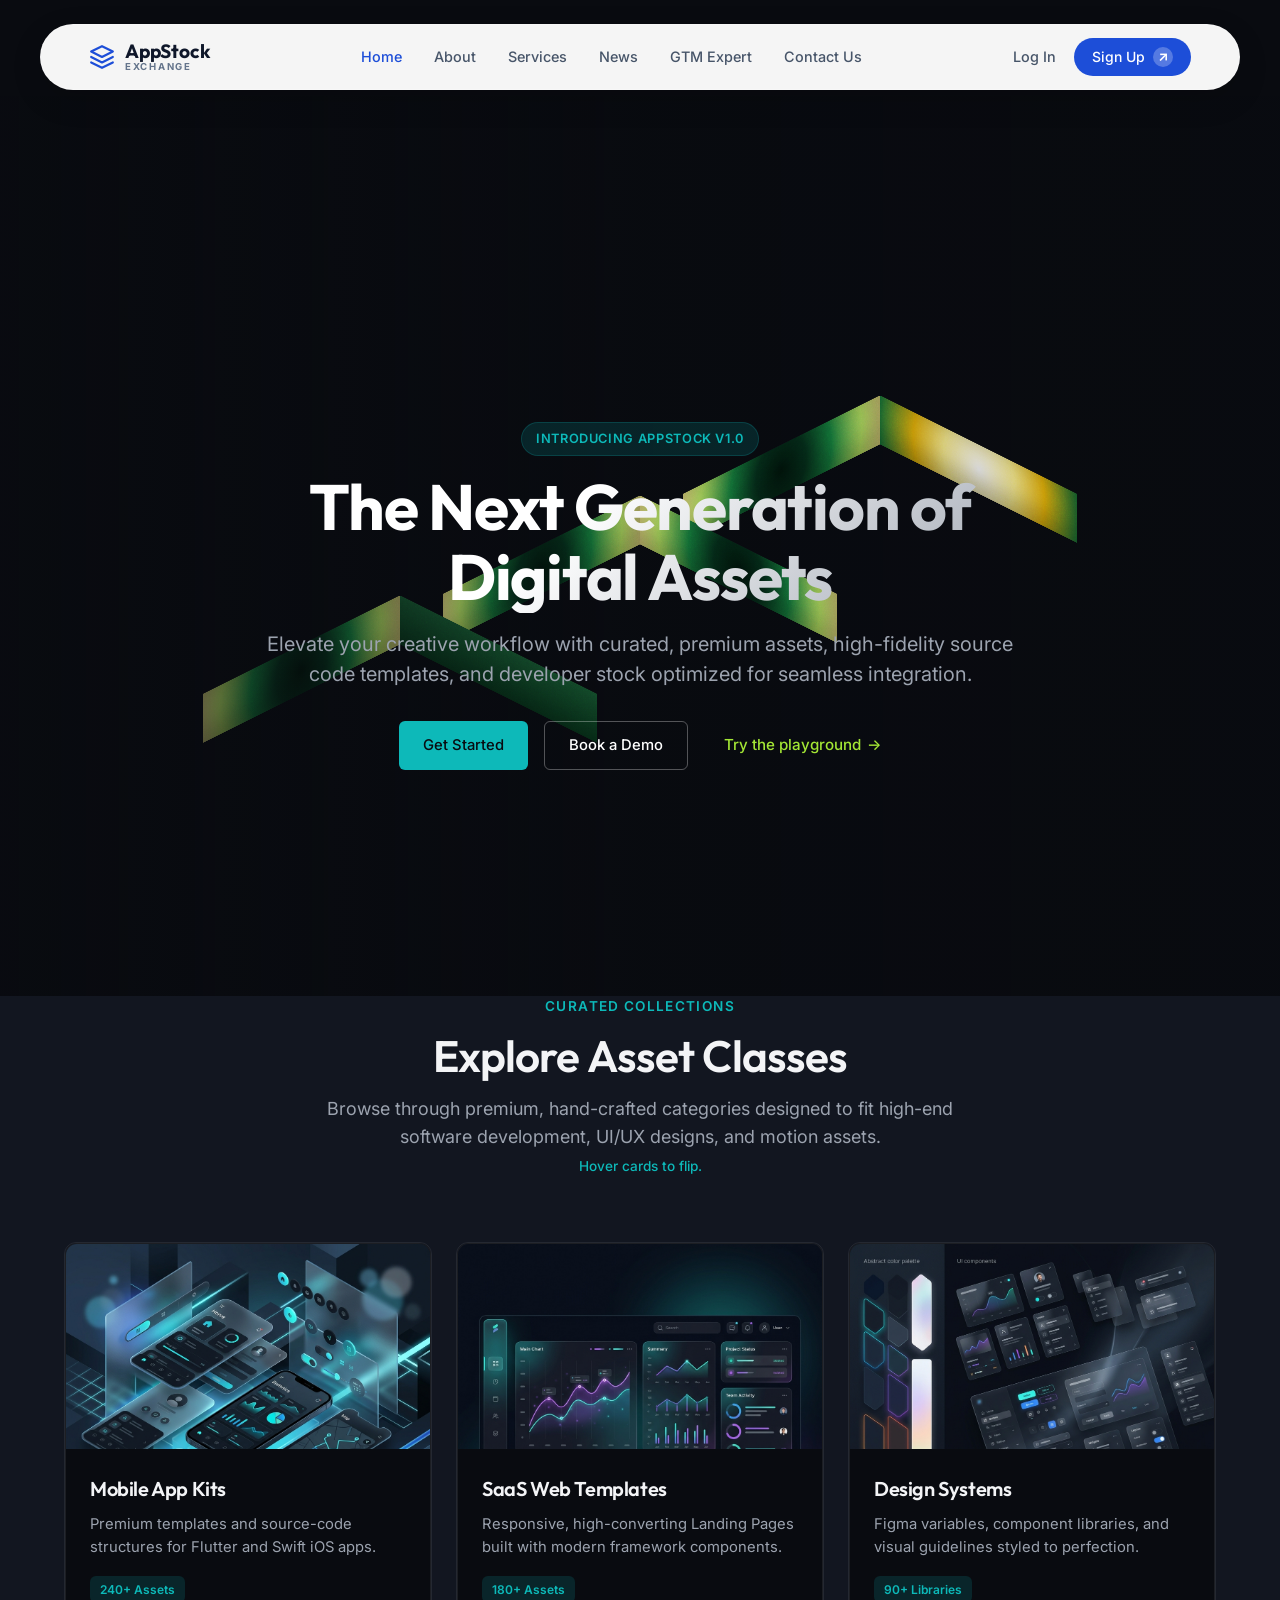
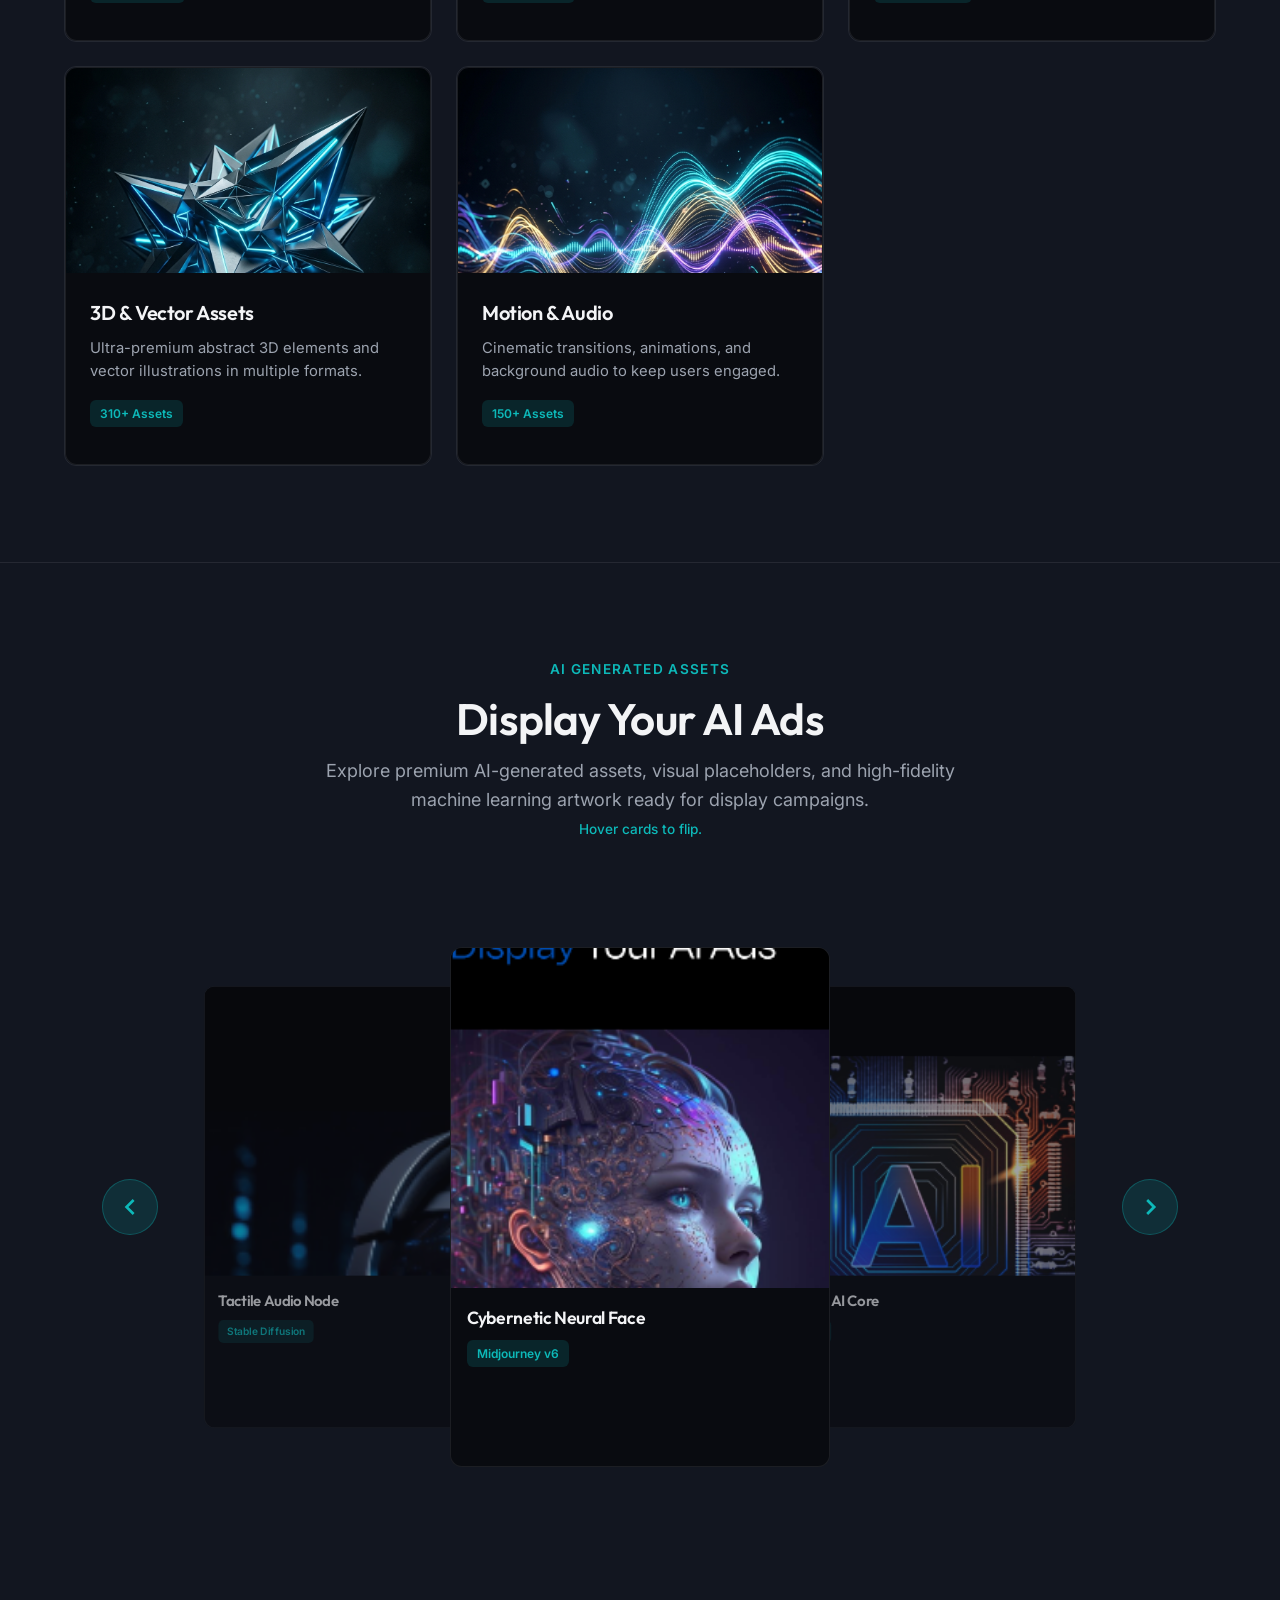
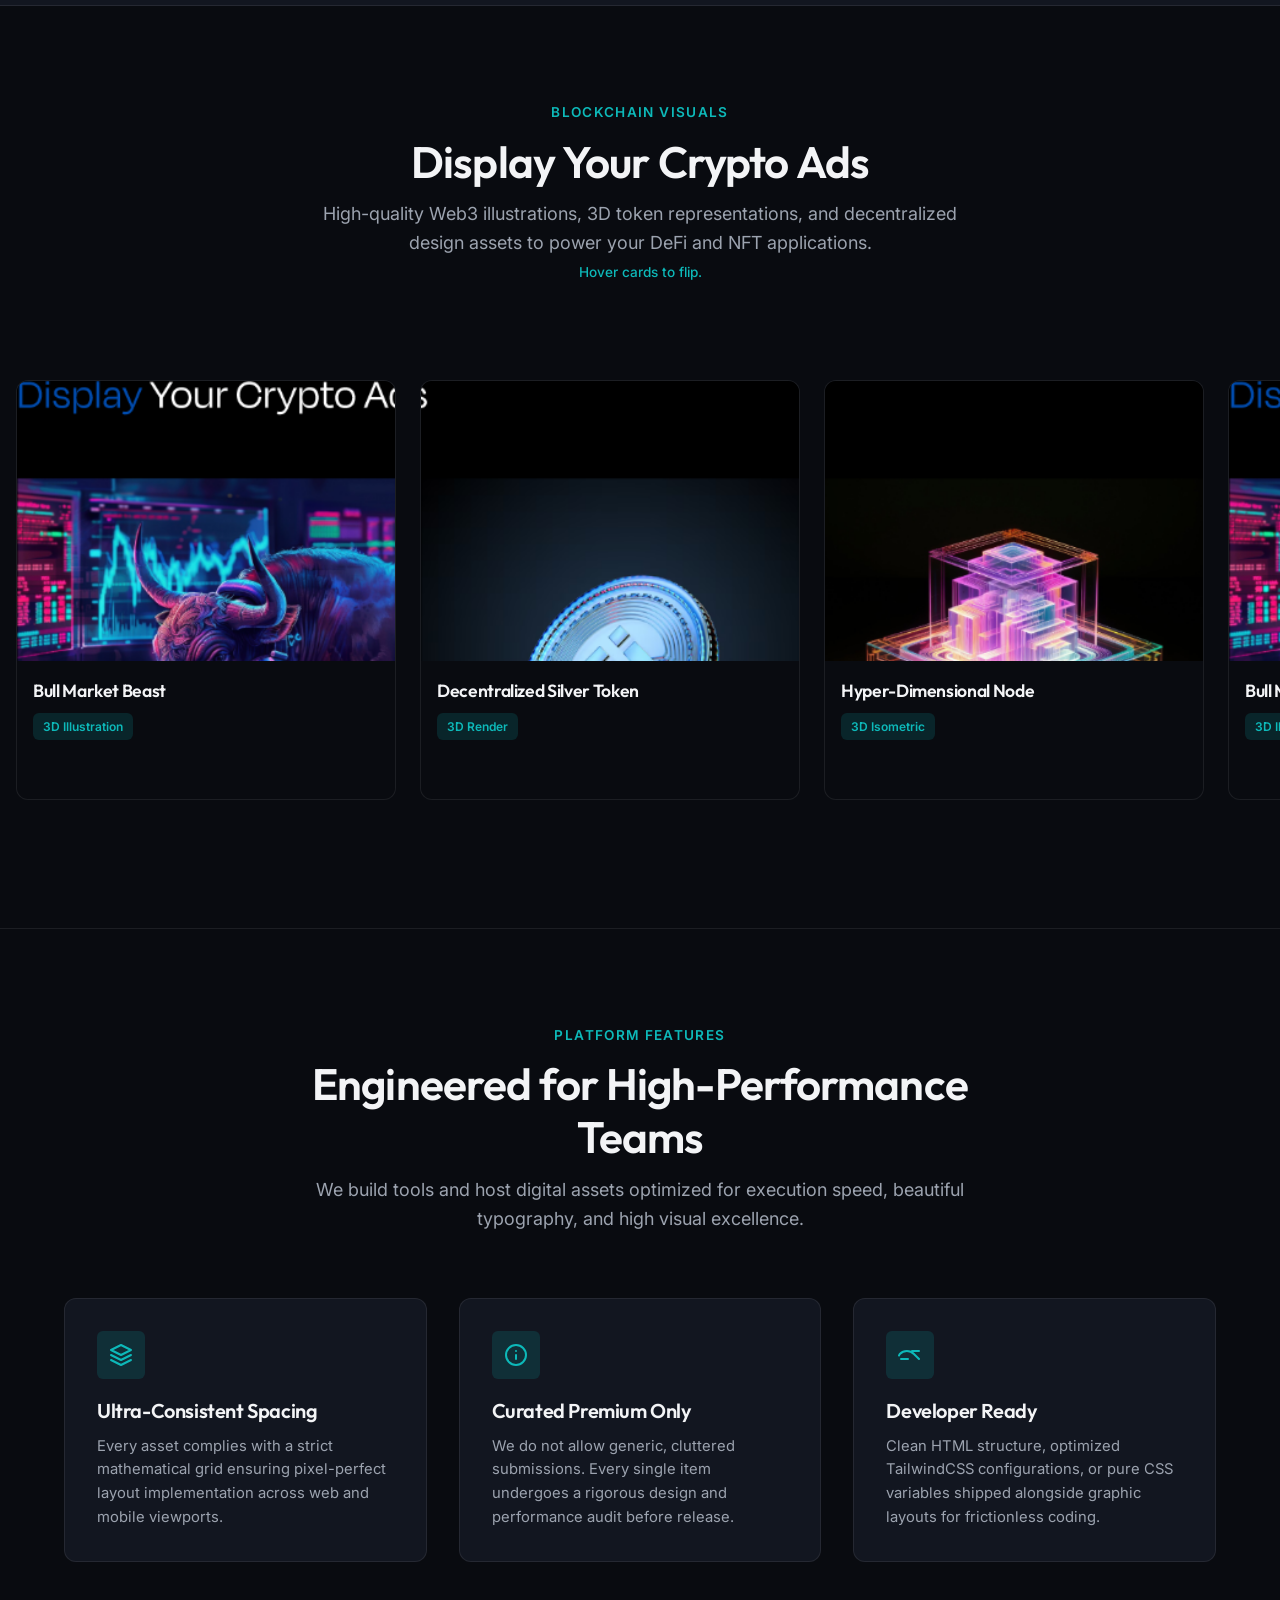
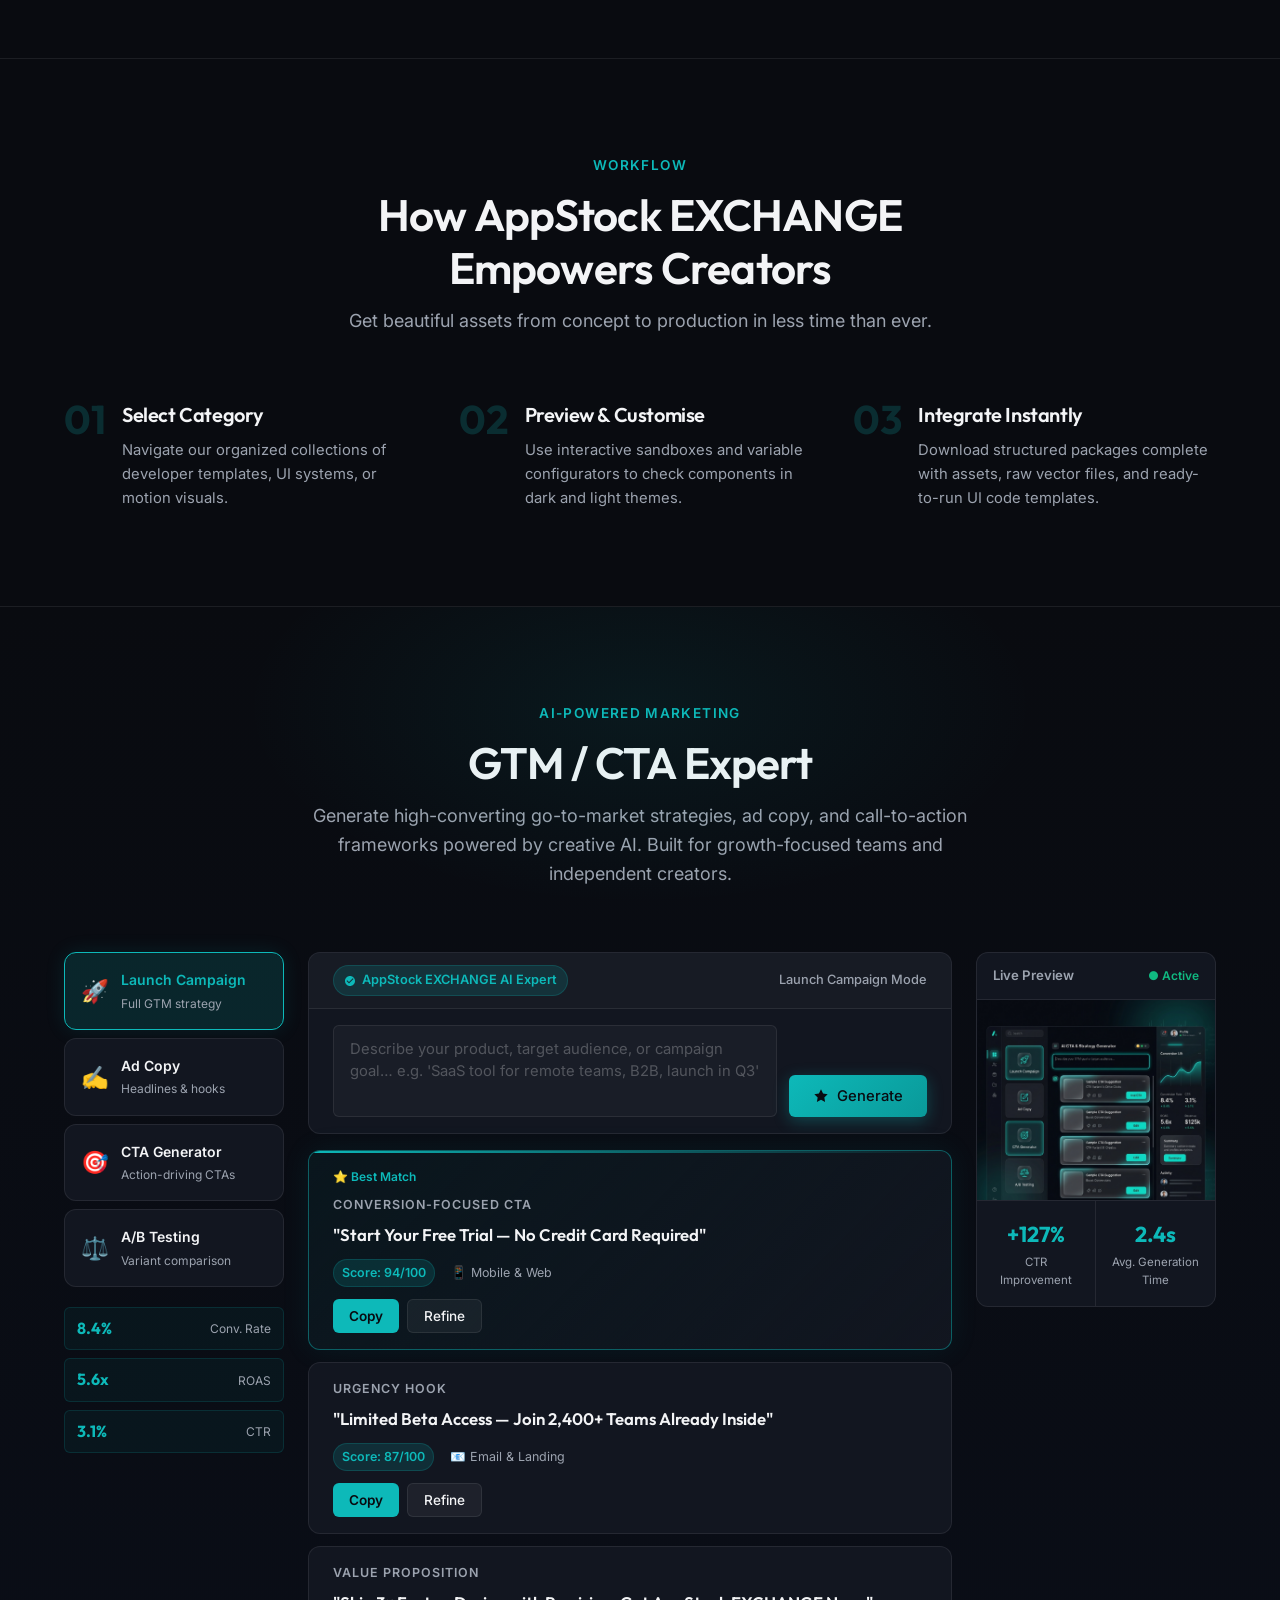
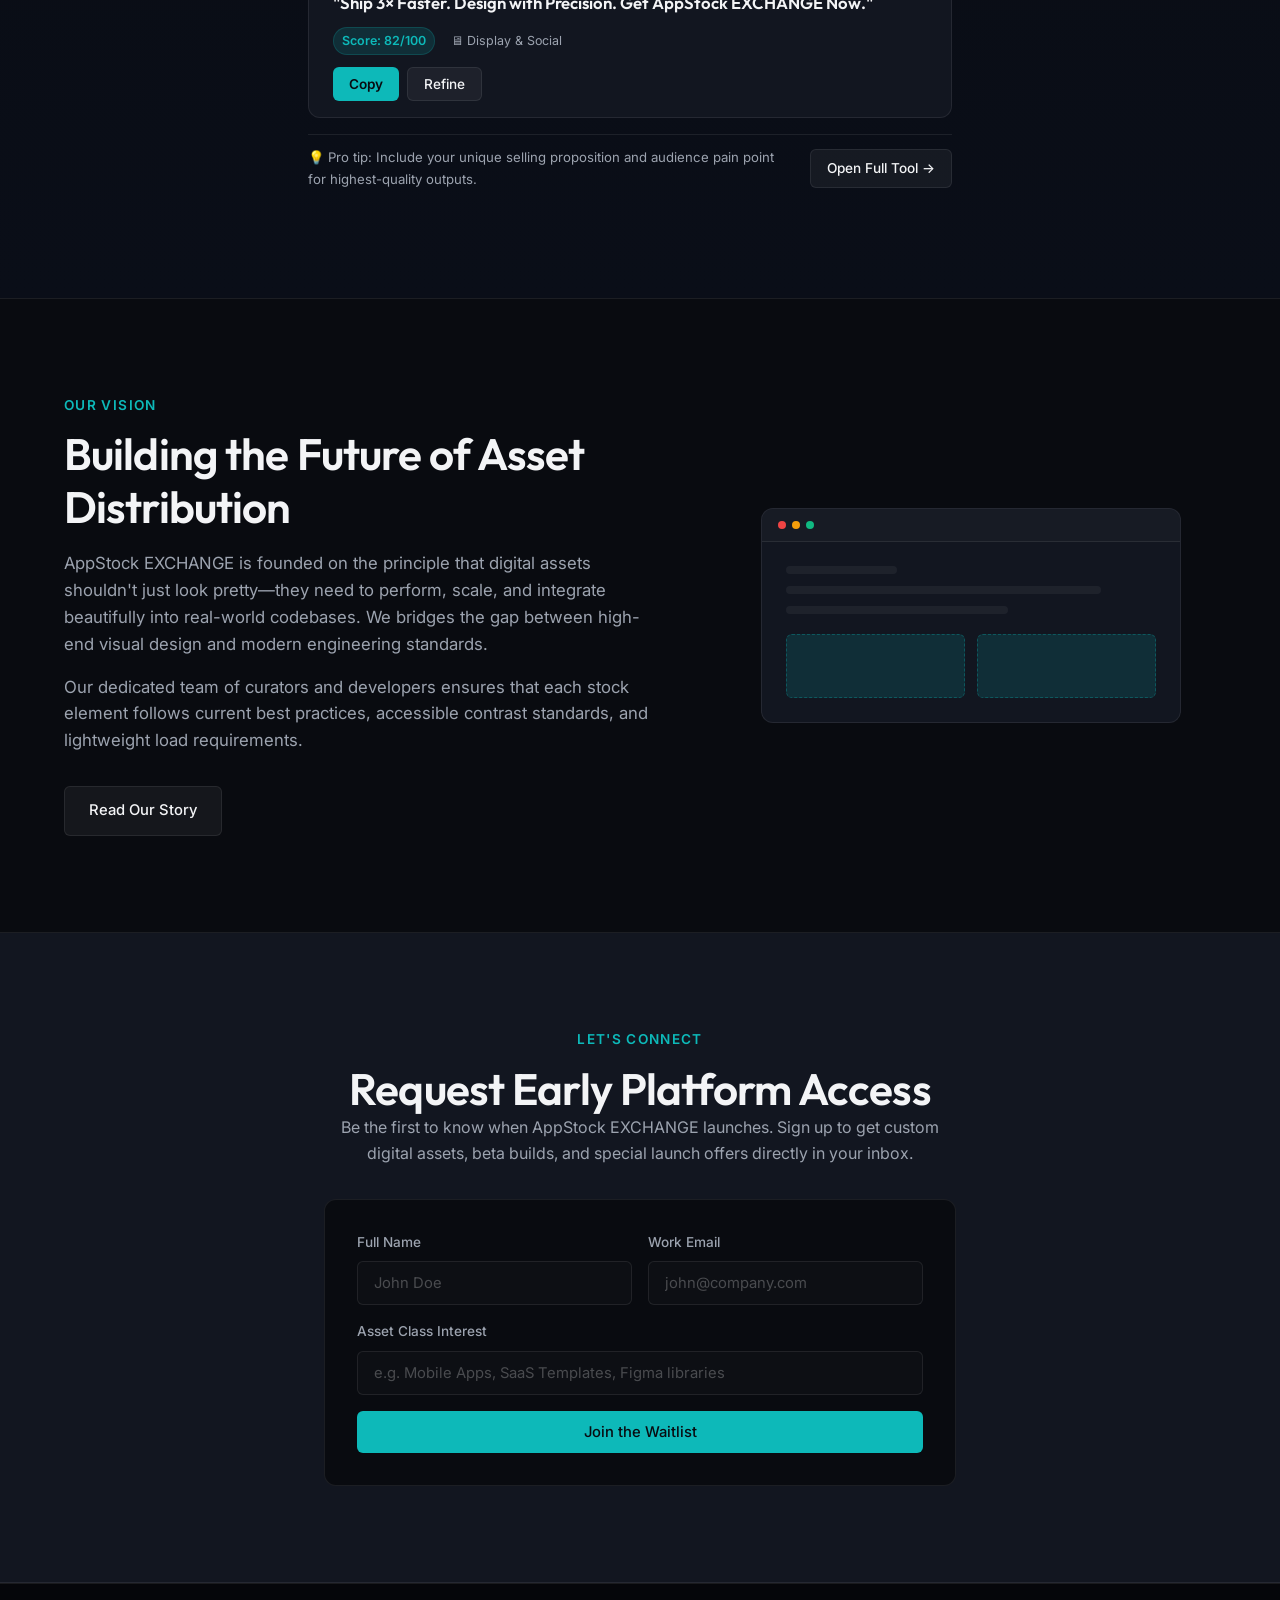
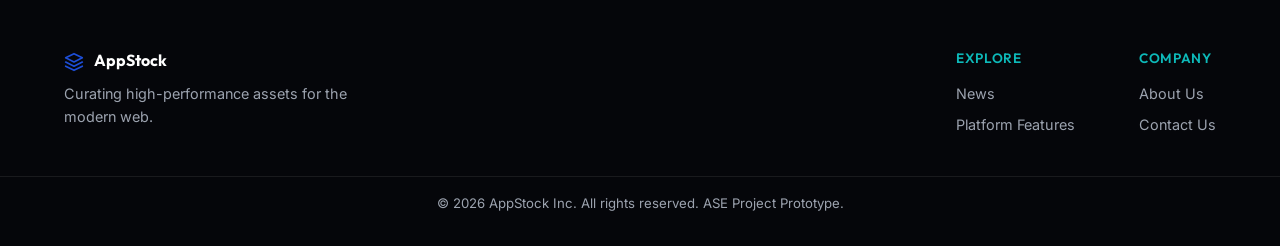
<file: index.html>
<!DOCTYPE html>
<html lang="en">
<head>
  <meta charset="UTF-8">
  <meta name="viewport" content="width=device-width, initial-scale=1.0">
  <title>AppStock EXCHANGE — Premium Digital Stock & Asset Platform</title>
  <meta name="description" content="AppStock EXCHANGE is a state-of-the-art digital stock and asset platform designed for modern creators, developers, and brands. Streamline your workflow with curated high-end assets.">
  <!-- Fonts -->
  <link rel="preconnect" href="https://fonts.googleapis.com">
  <link rel="preconnect" href="https://fonts.gstatic.com" crossorigin>
  <link href="https://fonts.googleapis.com/css2?family=Inter:wght@300;400;500;600&family=Outfit:wght@400;500;600;700&display=swap" rel="stylesheet">
  <!-- Stylesheet -->
  <link rel="stylesheet" href="assets/css/main.css?v=1.1.2">
</head>
<body>

  <!-- Figma Canvas Mode Container -->
  <div id="figma-container" class="figma-mode-disabled">
    
    <!-- Figma Top Toolbar -->
    <div class="figma-toolbar">
      <div class="figma-toolbar-left">
        <div class="figma-menu-icon" title="Main Menu">
          <svg viewBox="0 0 24 24" width="16" height="16" fill="currentColor"><path d="M3 18h18v-2H3v2zm0-5h18v-2H3v2zm0-7v2h18V6H3z"/></svg>
        </div>
        <div class="figma-tools">
          <button class="tool-btn active" title="Move (V)">
            <svg viewBox="0 0 24 24" width="16" height="16" fill="currentColor"><path d="M12 2L4.5 20.29l.71.71L12 18l6.79 3 .71-.71L12 2z"/></svg>
          </button>
          <button class="tool-btn" title="Region / Frame (F)">
            <svg viewBox="0 0 24 24" width="16" height="16" fill="currentColor"><path d="M4 4h7v7H4zm9 0h7v7h-7zm0 9h7v7h-7zm-9 0h7v7H4z"/></svg>
          </button>
          <button class="tool-btn" title="Rectangle (R)">
            <svg viewBox="0 0 24 24" width="16" height="16" stroke="currentColor" stroke-width="2" fill="none"><rect x="4" y="4" width="16" height="16" rx="2"/></svg>
          </button>
          <button class="tool-btn" title="Pen (P)">
            <svg viewBox="0 0 24 24" width="16" height="16" stroke="currentColor" stroke-width="2" fill="none"><path d="M17 3a2.828 2.828 0 1 1 4 4L7.5 20.5 2 22l1.5-5.5L17 3z"/></svg>
          </button>
          <button class="tool-btn" title="Text (T)">
            <svg viewBox="0 0 24 24" width="16" height="16" fill="currentColor"><path d="M5 4v3h5.5v12h3V7H19V4H5z"/></svg>
          </button>
          <button class="tool-btn" title="Hand (H)">
            <svg viewBox="0 0 24 24" width="16" height="16" fill="currentColor"><path d="M12 2a3 3 0 0 0-3 3v6.75l-1.25-.42a1.5 1.5 0 0 0-1.78.65 1.5 1.5 0 0 0 .53 2l4.5 2A6 6 0 0 0 17 19v-9a3 3 0 0 0-3-3 3 3 0 0 0-.25.01A3 3 0 0 0 12 2z"/></svg>
          </button>
          <button class="tool-btn" title="Add Comment (C)">
            <svg viewBox="0 0 24 24" width="16" height="16" stroke="currentColor" stroke-width="2" fill="none"><path d="M21 15a2 2 0 0 1-2 2H7l-4 4V5a2 2 0 0 1 2-2h14a2 2 0 0 1 2 2z"/></svg>
          </button>
        </div>
      </div>
      <div class="figma-toolbar-center">
        <span class="file-name">AppStock EXCHANGE Web App Prototype</span>
        <span class="file-status">Draft / Presenting</span>
      </div>
      <div class="figma-toolbar-right">
        <div class="user-avatars">
          <span class="avatar-circle" style="background-color: #ef4444;">A</span>
          <span class="avatar-circle" style="background-color: #0db9b9;">S</span>
        </div>
        <button class="figma-btn share-btn">Share</button>
        <button class="figma-btn play-btn" id="play-mode-btn" title="Return to Live Site View">
          <svg viewBox="0 0 24 24" width="14" height="14" fill="currentColor"><path d="M8 5v14l11-7z"/></svg>
        </button>
      </div>
    </div>

    <!-- Figma Workspace -->
    <div class="figma-workspace">
      <!-- Left Sidebar: Layers & Pages -->
      <aside class="figma-sidebar left-sidebar">
        <div class="sidebar-tabs">
          <button class="tab-btn active">Layers</button>
          <button class="tab-btn">Assets</button>
        </div>
        <div class="sidebar-content">
          <div class="pages-list-container">
            <div class="sidebar-header">Pages</div>
            <ul class="pages-list">
              <li>
                <a href="index.html" class="page-link active">
                  <svg viewBox="0 0 24 24" width="12" height="12" fill="currentColor"><path d="M10 20v-6h4v6h5v-8h3L12 3 2 12h3v8z"/></svg>
                  Home / Landing
                </a>
              </li>
              <li>
                <a href="about.html" class="page-link">
                  <svg viewBox="0 0 24 24" width="12" height="12" fill="currentColor"><path d="M12 2C6.48 2 2 6.48 2 12s4.48 10 10 10 10-4.48 10-10S17.52 2 12 2zm1 15h-2v-6h2v6zm0-8h-2V7h2v2z"/></svg>
                  About Us
                </a>
              </li>
              <li>
                <a href="services.html" class="page-link">
                  <svg viewBox="0 0 24 24" width="12" height="12" fill="currentColor"><path d="M12 2c1.1 0 2 .9 2 2s-.9 2-2 2-2-.9-2-2 .9-2 2-2zm9 7h-6v13h-2v-6h-2v6H9V9H3V7h18v2z"/></svg>
                  Services
                </a>
              </li>
              <li>
                <a href="categories.html" class="page-link">
                  <svg viewBox="0 0 24 24" width="12" height="12" fill="currentColor"><path d="M4 6H2v14c0 1.1.9 2 2 2h14v-2H4V6zm16-4H8c-1.1 0-2 .9-2 2v12c0 1.1.9 2 2 2h12c1.1 0 2-.9 2-2V4c0-1.1-.9-2-2-2zm0 14H8V4h12v12z"/></svg>
                  App Stock
                </a>
              </li>
              <li>
                <a href="gtm-expert.html" class="page-link">
                  <svg viewBox="0 0 24 24" width="12" height="12" fill="currentColor"><path d="M12 2l3.09 6.26L22 9.27l-5 4.87 1.18 6.88L12 17.77l-6.18 3.25L7 14.14 2 9.27l6.91-1.01L12 2z"/></svg>
                  GTM/CTA Expert
                </a>
              </li>
              <li>
                <a href="contact.html" class="page-link">
                  <svg viewBox="0 0 24 24" width="12" height="12" fill="currentColor"><path d="M20 4H4c-1.1 0-1.99.9-1.99 2L2 18c0 1.1.9 2 2 2h16c1.1 0 2-.9 2-2V6c0-1.1-.9-2-2-2zm0 4l-8 5-8-5V6l8 5 8-5v2z"/></svg>
                  Contact Us
                </a>
              </li>
            </ul>
          </div>
          
          <div class="layers-list-container">
            <div class="sidebar-header">Layers</div>
            <ul class="layers-list" id="layers-list">
              <!-- Rendered dynamically by javascript -->
            </ul>
          </div>
        </div>
      </aside>

      <!-- Central Figma Canvas Area -->
      <main class="figma-canvas" id="figma-canvas">
        <div class="canvas-grid-overlay"></div>
        
        <!-- Figma Frame Node -->
        <div class="figma-frame-node" id="desktop-frame">
          <div class="figma-frame-label">
            <span class="frame-icon">#</span>
            <span class="frame-text">AppStock EXCHANGE - Desktop Landing</span>
          </div>
          
          <!-- Web Viewport inside the Figma frame -->
          <div class="website-viewport">

            <!-- Header -->
            <header>
              <div class="container nav-container">
                <div class="logo">
                  <a href="index.html" class="logo-link">
                    <svg viewBox="0 0 24 24" class="logo-icon" fill="none" stroke="currentColor" stroke-width="2" stroke-linecap="round" stroke-linejoin="round">
                      <polygon points="12 2 2 7 12 12 22 7 12 2"></polygon>
                      <polyline points="2 17 12 22 22 17"></polyline>
                      <polyline points="2 12 12 17 22 12"></polyline>
                    </svg>
                    <div class="logo-text-group">
                      <span class="logo-brand">AppStock</span>
                      <span class="logo-sub">EXCHANGE</span>
                    </div>
                  </a>
                </div>
                <nav>
                  <a href="index.html" class="active">Home</a>
                  <a href="about.html">About</a>
                  <a href="services.html">Services</a>
                  <a href="categories.html">News</a>
                  <a href="gtm-expert.html">GTM Expert</a>
                  <a href="contact.html">Contact Us</a>
                </nav>
                <div class="header-actions">
                  <a href="#" class="btn-login">Log In</a>
                  <a href="contact.html" class="btn-signup">
                    Sign Up
                    <span class="arrow-circle">&#x2197;</span>
                  </a>
                </div>
              </div>
            </header>

            <!-- Hero Section -->
            <section class="hero-section" id="hero-section">
              <div class="hero-sticky-container">
                <div class="hero-cubes-container">
                  <div class="cube-wrapper cube-left" id="cube-left">
                    <div class="cube">
                      <div class="slice slice-5">
                        <div class="face top"></div>
                        <div class="face front"></div>
                        <div class="face side"></div>
                      </div>
                      <div class="slice slice-4">
                        <div class="face top"></div>
                        <div class="face front"></div>
                        <div class="face side"></div>
                      </div>
                      <div class="slice slice-3">
                        <div class="face top"></div>
                        <div class="face front"></div>
                        <div class="face side"></div>
                      </div>
                      <div class="slice slice-2">
                        <div class="face top"></div>
                        <div class="face front"></div>
                        <div class="face side"></div>
                      </div>
                      <div class="slice slice-1">
                        <div class="face top"></div>
                        <div class="face front"></div>
                        <div class="face side"></div>
                      </div>
                    </div>
                  </div>
                  <div class="cube-wrapper cube-middle" id="cube-middle">
                    <div class="cube">
                      <div class="slice slice-5">
                        <div class="face top"></div>
                        <div class="face front"></div>
                        <div class="face side"></div>
                      </div>
                      <div class="slice slice-4">
                        <div class="face top"></div>
                        <div class="face front"></div>
                        <div class="face side"></div>
                      </div>
                      <div class="slice slice-3">
                        <div class="face top"></div>
                        <div class="face front"></div>
                        <div class="face side"></div>
                      </div>
                      <div class="slice slice-2">
                        <div class="face top"></div>
                        <div class="face front"></div>
                        <div class="face side"></div>
                      </div>
                      <div class="slice slice-1">
                        <div class="face top"></div>
                        <div class="face front"></div>
                        <div class="face side"></div>
                      </div>
                    </div>
                  </div>
                  <div class="cube-wrapper cube-right" id="cube-right">
                    <div class="cube">
                      <div class="slice slice-5">
                        <div class="face top"></div>
                        <div class="face front"></div>
                        <div class="face side"></div>
                      </div>
                      <div class="slice slice-4">
                        <div class="face top"></div>
                        <div class="face front"></div>
                        <div class="face side"></div>
                      </div>
                      <div class="slice slice-3">
                        <div class="face top"></div>
                        <div class="face front"></div>
                        <div class="face side"></div>
                      </div>
                      <div class="slice slice-2">
                        <div class="face top"></div>
                        <div class="face front"></div>
                        <div class="face side"></div>
                      </div>
                      <div class="slice slice-1">
                        <div class="face top"></div>
                        <div class="face front"></div>
                        <div class="face side"></div>
                      </div>
                    </div>
                  </div>
                </div>
                <div class="hero-overlay"></div>
                <div class="container hero-container">
                  <span class="badge">Introducing AppStock v1.0</span>
                  <h1 class="hero-title">The Next Generation of Digital Assets</h1>
                  <p class="hero-subtitle">Elevate your creative workflow with curated, premium assets, high-fidelity source code templates, and developer stock optimized for seamless integration.</p>
                  <div class="hero-ctas">
                    <a href="categories.html" class="btn btn-primary">Get Started</a>
                    <a href="contact.html" class="btn btn-outline">Book a Demo</a>
                    <a href="gtm-expert.html" class="btn-link-playground">
                      Try the playground
                      <span class="arrow-icon">&rarr;</span>
                    </a>
                  </div>
                </div>
              </div>
            </section>


            <!-- Category Section (3D Flippable Cards) -->
            <section id="categories" class="categories-section">
              <div class="container">
                <div class="section-header">
                  <span class="section-tag">Curated Collections</span>
                  <h2>Explore Asset Classes</h2>
                  <p class="section-desc">Browse through premium, hand-crafted categories designed to fit high-end software development, UI/UX designs, and motion assets. <span class="accent-text">Hover cards to flip.</span></p>
                </div>
                
                <div class="categories-grid">
                  <!-- Card 1 -->
                  <div class="category-card flip-card">
                    <div class="flip-card-inner">
                      <div class="flip-card-front">
                        <div class="card-img-wrapper">
                          <img src="assets/images/cat_card_1.png" alt="Mobile App UI Kits">
                        </div>
                        <div class="card-content">
                          <h3>Mobile App Kits</h3>
                          <p>Premium templates and source-code structures for Flutter and Swift iOS apps.</p>
                          <span class="card-badge">240+ Assets</span>
                        </div>
                      </div>
                      <div class="flip-card-back">
                        <div class="back-content">
                          <div class="back-icon">📱</div>
                          <h3>Mobile App Kits</h3>
                          <p class="back-details">Includes Flutter & Swift templates, responsive layouts, 60+ UI screens, and clean navigation architecture.</p>
                          <div class="back-stats">
                            <span><strong>Format:</strong> .fig, .dart, .swift</span>
                            <span><strong>Size:</strong> 142 MB</span>
                          </div>
                          <a href="contact.html" class="btn btn-sm">Download Assets</a>
                        </div>
                      </div>
                    </div>
                  </div>
                  
                  <!-- Card 2 -->
                  <div class="category-card flip-card">
                    <div class="flip-card-inner">
                      <div class="flip-card-front">
                        <div class="card-img-wrapper">
                          <img src="assets/images/cat_card_2.png" alt="SaaS Web Layouts">
                        </div>
                        <div class="card-content">
                          <h3>SaaS Web Templates</h3>
                          <p>Responsive, high-converting Landing Pages built with modern framework components.</p>
                          <span class="card-badge">180+ Assets</span>
                        </div>
                      </div>
                      <div class="flip-card-back">
                        <div class="back-content">
                          <div class="back-icon">💻</div>
                          <h3>SaaS Web Templates</h3>
                          <p class="back-details">Next.js & HTML5 landing pages, integrated TailwindCSS configurations, SEO-friendly layout components.</p>
                          <div class="back-stats">
                            <span><strong>Format:</strong> .html, .js, .tsx</span>
                            <span><strong>Size:</strong> 88 MB</span>
                          </div>
                          <a href="contact.html" class="btn btn-sm">Download Assets</a>
                        </div>
                      </div>
                    </div>
                  </div>
                  
                  <!-- Card 3 -->
                  <div class="category-card flip-card">
                    <div class="flip-card-inner">
                      <div class="flip-card-front">
                        <div class="card-img-wrapper">
                          <img src="assets/images/cat_card_3.png" alt="Design Systems">
                        </div>
                        <div class="card-content">
                          <h3>Design Systems</h3>
                          <p>Figma variables, component libraries, and visual guidelines styled to perfection.</p>
                          <span class="card-badge">90+ Libraries</span>
                        </div>
                      </div>
                      <div class="flip-card-back">
                        <div class="back-content">
                          <div class="back-icon">🎨</div>
                          <h3>Design Systems</h3>
                          <p class="back-details">Complete Figma UI kits with design tokens, dynamic components, responsive grids, and dark/light modes.</p>
                          <div class="back-stats">
                            <span><strong>Format:</strong> .fig, .tokens</span>
                            <span><strong>Size:</strong> 215 MB</span>
                          </div>
                          <a href="contact.html" class="btn btn-sm">Download Assets</a>
                        </div>
                      </div>
                    </div>
                  </div>
                  
                  <!-- Card 4 -->
                  <div class="category-card flip-card">
                    <div class="flip-card-inner">
                      <div class="flip-card-front">
                        <div class="card-img-wrapper">
                          <img src="assets/images/cat_card_4.png" alt="3D & Vector Assets">
                        </div>
                        <div class="card-content">
                          <h3>3D & Vector Assets</h3>
                          <p>Ultra-premium abstract 3D elements and vector illustrations in multiple formats.</p>
                          <span class="card-badge">310+ Assets</span>
                        </div>
                      </div>
                      <div class="flip-card-back">
                        <div class="back-content">
                          <div class="back-icon">✨</div>
                          <h3>3D & Vector Assets</h3>
                          <p class="back-details">High-polygon 3D meshes, isolated PNGs, fully customizable vectors, and cinematic rendering scenes.</p>
                          <div class="back-stats">
                            <span><strong>Format:</strong> .obj, .blend, .svg</span>
                            <span><strong>Size:</strong> 450 MB</span>
                          </div>
                          <a href="contact.html" class="btn btn-sm">Download Assets</a>
                        </div>
                      </div>
                    </div>
                  </div>

                  <!-- Card 5 -->
                  <div class="category-card flip-card">
                    <div class="flip-card-inner">
                      <div class="flip-card-front">
                        <div class="card-img-wrapper">
                          <img src="assets/images/cat_card_5.png" alt="Motion & Audio">
                        </div>
                        <div class="card-content">
                          <h3>Motion & Audio</h3>
                          <p>Cinematic transitions, animations, and background audio to keep users engaged.</p>
                          <span class="card-badge">150+ Assets</span>
                        </div>
                      </div>
                      <div class="flip-card-back">
                        <div class="back-content">
                          <div class="back-icon">🎵</div>
                          <h3>Motion & Audio</h3>
                          <p class="back-details">Lottie micro-animations, cinematic intro SFX, background corporate-ambient soundtracks, and transition effects.</p>
                          <div class="back-stats">
                            <span><strong>Format:</strong> .json, .wav, .mp3</span>
                            <span><strong>Size:</strong> 310 MB</span>
                          </div>
                          <a href="contact.html" class="btn btn-sm">Download Assets</a>
                        </div>
                      </div>
                    </div>
                  </div>
                </div>
              </div>
            </section>

            <!-- AI Ads Showcase Section -->
            <section id="ai-ads-section" class="ai-ads-section">
              <div class="container">
                <div class="section-header">
                  <span class="section-tag">AI Generated Assets</span>
                  <h2>Display Your AI Ads</h2>
                  <p class="section-desc">Explore premium AI-generated assets, visual placeholders, and high-fidelity machine learning artwork ready for display campaigns. <span class="accent-text">Hover cards to flip.</span></p>
                </div>

                <div class="carousel-wrapper" id="ai-carousel">
                  <button class="carousel-btn prev-btn" aria-label="Previous">
                    <svg viewBox="0 0 24 24" width="32" height="32" fill="currentColor"><path d="M15.41 7.41L14 6l-6 6 6 6 1.41-1.41L10.83 12z"/></svg>
                  </button>
                  <button class="carousel-btn next-btn" aria-label="Next">
                    <svg viewBox="0 0 24 24" width="32" height="32" fill="currentColor"><path d="M10.59 6L9.17 7.41 13.58 12l-4.41 4.59L10.59 18l6-6z"/></svg>
                  </button>
                  <div class="carousel-track">
                  <!-- Card 1 -->
                  <div class="carousel-slide">
                    <div class="ad-card flip-card">
                    <div class="flip-card-inner">
                      <div class="flip-card-front">
                        <div class="ad-img-wrapper">
                          <img src="assets/images/ai_ad_1.png" alt="Cybernetic Neural Face">
                        </div>
                        <div class="ad-content">
                          <h3>Cybernetic Neural Face</h3>
                          <span class="card-badge">Midjourney v6</span>
                        </div>
                      </div>
                      <div class="flip-card-back">
                        <div class="back-content">
                          <div class="back-icon">🤖</div>
                          <h3>Neural Face</h3>
                          <p class="back-details">High-fidelity cybernetic face with glowing neural pathways, ideal for cyber tech backgrounds and AI landing pages.</p>
                          <div class="back-stats">
                            <span><strong>Resolution:</strong> 4096 x 4096 px</span>
                            <span><strong>Format:</strong> PNG, WebP</span>
                          </div>
                          <a href="contact.html" class="btn btn-sm">Download Asset</a>
                        </div>
                      </div>
                    </div>
                  </div>

                  </div>
                  <!-- Card 2 -->
                  <div class="carousel-slide">
                    <div class="ad-card flip-card">
                    <div class="flip-card-inner">
                      <div class="flip-card-front">
                        <div class="ad-img-wrapper">
                          <img src="assets/images/ai_ad_2.png" alt="Quantum AI Core">
                        </div>
                        <div class="ad-content">
                          <h3>Quantum AI Core</h3>
                          <span class="card-badge">DALL-E 3</span>
                        </div>
                      </div>
                      <div class="flip-card-back">
                        <div class="back-content">
                          <div class="back-icon">⚙️</div>
                          <h3>AI Processor Core</h3>
                          <p class="back-details">Detailed visual of a quantum chip with bright neon AI circuitry, perfect for hardware-themed posts.</p>
                          <div class="back-stats">
                            <span><strong>Resolution:</strong> 4096 x 4096 px</span>
                            <span><strong>Format:</strong> PNG, SVG</span>
                          </div>
                          <a href="contact.html" class="btn btn-sm">Download Asset</a>
                        </div>
                      </div>
                    </div>
                  </div>

                  </div>
                  <!-- Card 3 -->
                  <div class="carousel-slide">
                    <div class="ad-card flip-card">
                    <div class="flip-card-inner">
                      <div class="flip-card-front">
                        <div class="ad-img-wrapper">
                          <img src="assets/images/ai_ad_3.png" alt="Bio-Synthesized Android">
                        </div>
                        <div class="ad-content">
                          <h3>Bio-Synthesized Android</h3>
                          <span class="card-badge">Midjourney v6</span>
                        </div>
                      </div>
                      <div class="flip-card-back">
                        <div class="back-content">
                          <div class="back-icon">👩‍💻</div>
                          <h3>Android Cyborg</h3>
                          <p class="back-details">Futuristic female android concept with gold accent goggles and integrated hardware components.</p>
                          <div class="back-stats">
                            <span><strong>Resolution:</strong> 4096 x 4096 px</span>
                            <span><strong>Format:</strong> PNG, WebP</span>
                          </div>
                          <a href="contact.html" class="btn btn-sm">Download Asset</a>
                        </div>
                      </div>
                    </div>
                  </div>

                  </div>
                  <!-- Card 4 -->
                  <div class="carousel-slide">
                    <div class="ad-card flip-card">
                    <div class="flip-card-inner">
                      <div class="flip-card-front">
                        <div class="ad-img-wrapper">
                          <img src="assets/images/ai_ad_4.png" alt="Tactile Audio Node">
                        </div>
                        <div class="ad-content">
                          <h3>Tactile Audio Node</h3>
                          <span class="card-badge">Stable Diffusion</span>
                        </div>
                      </div>
                      <div class="flip-card-back">
                        <div class="back-content">
                          <div class="back-icon">🎧</div>
                          <h3>Tactile Audio</h3>
                          <p class="back-details">Futuristic head profile wearing tactile audio node headphones, optimized for audio player templates.</p>
                          <div class="back-stats">
                            <span><strong>Resolution:</strong> 3072 x 4096 px</span>
                            <span><strong>Format:</strong> PNG, WebP</span>
                          </div>
                          <a href="contact.html" class="btn btn-sm">Download Asset</a>
                        </div>
                      </div>
                    </div>
                  </div>
                  </div>
                </div>
              </div>
            </section>

            <!-- Crypto Ads Showcase Section -->
            <section id="crypto-ads-section" class="crypto-ads-section">
              <div class="container">
                <div class="section-header">
                  <span class="section-tag">Blockchain Visuals</span>
                  <h2>Display Your Crypto Ads</h2>
                  <p class="section-desc">High-quality Web3 illustrations, 3D token representations, and decentralized design assets to power your DeFi and NFT applications. <span class="accent-text">Hover cards to flip.</span></p>
                </div>

                <div class="marquee-wrapper" id="crypto-marquee">
                  <div class="marquee-track">
                  <!-- Card 1 -->
                  <div class="ad-card flip-card">
                    <div class="flip-card-inner">
                      <div class="flip-card-front">
                        <div class="ad-img-wrapper">
                          <img src="assets/images/crypto_ad_1.png" alt="Bull Crypto Trader">
                        </div>
                        <div class="ad-content">
                          <h3>Bull Market Beast</h3>
                          <span class="card-badge">3D Illustration</span>
                        </div>
                      </div>
                      <div class="flip-card-back">
                        <div class="back-content">
                          <div class="back-icon">🐂</div>
                          <h3>Bull Market Beast</h3>
                          <p class="back-details">Powerful cyberpunk bull trader monitoring neon candlestick charts, ideal for trading terminals and Web3 platforms.</p>
                          <div class="back-stats">
                            <span><strong>Resolution:</strong> 3840 x 4800 px</span>
                            <span><strong>Format:</strong> PNG, PSD</span>
                          </div>
                          <a href="contact.html" class="btn btn-sm">Download Asset</a>
                        </div>
                      </div>
                    </div>
                  </div>

                  <!-- Card 2 -->
                  <div class="ad-card flip-card">
                    <div class="flip-card-inner">
                      <div class="flip-card-front">
                        <div class="ad-img-wrapper">
                          <img src="assets/images/crypto_ad_2.png" alt="Crypto Silver Coin">
                        </div>
                        <div class="ad-content">
                          <h3>Decentralized Silver Token</h3>
                          <span class="card-badge">3D Render</span>
                        </div>
                      </div>
                      <div class="flip-card-back">
                        <div class="back-content">
                          <div class="back-icon">🪙</div>
                          <h3>Silver Token</h3>
                          <p class="back-details">Chrome-plated decentralized ledger coin floating in high-fidelity space, perfect for digital wallet covers.</p>
                          <div class="back-stats">
                            <span><strong>Resolution:</strong> 4096 x 4096 px</span>
                            <span><strong>Format:</strong> PNG, OBJ</span>
                          </div>
                          <a href="contact.html" class="btn btn-sm">Download Asset</a>
                        </div>
                      </div>
                    </div>
                  </div>

                  <!-- Card 3 -->
                  <div class="ad-card flip-card">
                    <div class="flip-card-inner">
                      <div class="flip-card-front">
                        <div class="ad-img-wrapper">
                          <img src="assets/images/crypto_ad_3.png" alt="Crypto Isometric Block">
                        </div>
                        <div class="ad-content">
                          <h3>Hyper-Dimensional Node</h3>
                          <span class="card-badge">3D Isometric</span>
                        </div>
                      </div>
                      <div class="flip-card-back">
                        <div class="back-content">
                          <div class="back-icon">💎</div>
                          <h3>Hyper Node</h3>
                          <p class="back-details">Glowing neon grid platform showing decentralized data blocks, ideal for blockchain analytics headers.</p>
                          <div class="back-stats">
                            <span><strong>Resolution:</strong> 3840 x 4800 px</span>
                            <span><strong>Format:</strong> PNG, Cinema4D</span>
                          </div>
                          <a href="contact.html" class="btn btn-sm">Download Asset</a>
                        </div>
                      </div>
                    </div>
                  </div>
                  </div>
                </div>
              </div>
            </section>

            <!-- Features / Services Section -->
            <section id="features-section" class="features-section">
              <div class="container">
                <div class="section-header">
                  <span class="section-tag">Platform Features</span>
                  <h2>Engineered for High-Performance Teams</h2>
                  <p class="section-desc">We build tools and host digital assets optimized for execution speed, beautiful typography, and high visual excellence.</p>
                </div>

                <div class="features-grid">
                  <!-- Feature 1 -->
                  <div class="feature-card">
                    <div class="feature-icon">
                      <svg viewBox="0 0 24 24" width="24" height="24" stroke="currentColor" stroke-width="2" fill="none" stroke-linecap="round" stroke-linejoin="round"><polygon points="12 2 2 7 12 12 22 7 12 2"></polygon><polyline points="2 17 12 22 22 17"></polyline><polyline points="2 12 12 17 22 12"></polyline></svg>
                    </div>
                    <h3>Ultra-Consistent Spacing</h3>
                    <p>Every asset complies with a strict mathematical grid ensuring pixel-perfect layout implementation across web and mobile viewports.</p>
                  </div>

                  <!-- Feature 2 -->
                  <div class="feature-card">
                    <div class="feature-icon">
                      <svg viewBox="0 0 24 24" width="24" height="24" stroke="currentColor" stroke-width="2" fill="none" stroke-linecap="round" stroke-linejoin="round"><path d="M12 22C17.5228 22 22 17.5228 22 12C22 6.47715 17.5228 2 12 2C6.47715 2 2 6.47715 2 12C2 17.5228 6.47715 22 12 22Z"></path><path d="M12 16V12"></path><path d="M12 8H12.01"></path></svg>
                    </div>
                    <h3>Curated Premium Only</h3>
                    <p>We do not allow generic, cluttered submissions. Every single item undergoes a rigorous design and performance audit before release.</p>
                  </div>

                  <!-- Feature 3 -->
                  <div class="feature-card">
                    <div class="feature-icon">
                      <svg viewBox="0 0 24 24" width="24" height="24" stroke="currentColor" stroke-width="2" fill="none" stroke-linecap="round" stroke-linejoin="round"><path d="m21 16-5.07-5.07a10 10 0 0 0-14.12 0L1 12.5"></path><path d="M10 16H3"></path><path d="M14 8h7"></path></svg>
                    </div>
                    <h3>Developer Ready</h3>
                    <p>Clean HTML structure, optimized TailwindCSS configurations, or pure CSS variables shipped alongside graphic layouts for frictionless coding.</p>
                  </div>
                </div>
              </div>
            </section>

            <!-- How It Works Section -->
            <section id="how-it-works-section" class="how-it-works-section">
              <div class="container">
                <div class="section-header">
                  <span class="section-tag">Workflow</span>
                  <h2>How AppStock EXCHANGE Empowers Creators</h2>
                  <p class="section-desc">Get beautiful assets from concept to production in less time than ever.</p>
                </div>

                <div class="steps-flow">
                  <!-- Step 1 -->
                  <div class="step-item">
                    <div class="step-number">01</div>
                    <div class="step-info">
                      <h3>Select Category</h3>
                      <p>Navigate our organized collections of developer templates, UI systems, or motion visuals.</p>
                    </div>
                  </div>

                  <!-- Step 2 -->
                  <div class="step-item">
                    <div class="step-number">02</div>
                    <div class="step-info">
                      <h3>Preview & Customise</h3>
                      <p>Use interactive sandboxes and variable configurators to check components in dark and light themes.</p>
                    </div>
                  </div>

                  <!-- Step 3 -->
                  <div class="step-item">
                    <div class="step-number">03</div>
                    <div class="step-info">
                      <h3>Integrate Instantly</h3>
                      <p>Download structured packages complete with assets, raw vector files, and ready-to-run UI code templates.</p>
                    </div>
                  </div>
                </div>
              </div>
            </section>

            <!-- GTM / CTA Expert Section -->
            <section id="gtm-cta-section" class="gtm-cta-section">
              <div class="container">
                <div class="section-header">
                  <span class="section-tag">AI-Powered Marketing</span>
                  <h2>GTM / CTA Expert</h2>
                  <p class="section-desc">Generate high-converting go-to-market strategies, ad copy, and call-to-action frameworks powered by creative AI. Built for growth-focused teams and independent creators.</p>
                </div>

                <div class="gtm-layout">
                  <!-- Left: Mode Selector -->
                  <div class="gtm-sidebar">
                    <div class="gtm-mode-btn active" data-mode="launch">
                      <div class="gtm-mode-icon">🚀</div>
                      <div class="gtm-mode-info">
                        <span class="gtm-mode-title">Launch Campaign</span>
                        <span class="gtm-mode-desc">Full GTM strategy</span>
                      </div>
                    </div>
                    <div class="gtm-mode-btn" data-mode="adcopy">
                      <div class="gtm-mode-icon">✍️</div>
                      <div class="gtm-mode-info">
                        <span class="gtm-mode-title">Ad Copy</span>
                        <span class="gtm-mode-desc">Headlines & hooks</span>
                      </div>
                    </div>
                    <div class="gtm-mode-btn" data-mode="cta">
                      <div class="gtm-mode-icon">🎯</div>
                      <div class="gtm-mode-info">
                        <span class="gtm-mode-title">CTA Generator</span>
                        <span class="gtm-mode-desc">Action-driving CTAs</span>
                      </div>
                    </div>
                    <div class="gtm-mode-btn" data-mode="abtest">
                      <div class="gtm-mode-icon">⚖️</div>
                      <div class="gtm-mode-info">
                        <span class="gtm-mode-title">A/B Testing</span>
                        <span class="gtm-mode-desc">Variant comparison</span>
                      </div>
                    </div>
                    <div class="gtm-stats-mini">
                      <div class="stat-pill">
                        <span class="stat-pill-val">8.4%</span>
                        <span class="stat-pill-label">Conv. Rate</span>
                      </div>
                      <div class="stat-pill">
                        <span class="stat-pill-val">5.6x</span>
                        <span class="stat-pill-label">ROAS</span>
                      </div>
                      <div class="stat-pill">
                        <span class="stat-pill-val">3.1%</span>
                        <span class="stat-pill-label">CTR</span>
                      </div>
                    </div>
                  </div>

                  <!-- Center: Generator Interface -->
                  <div class="gtm-main">
                    <div class="gtm-prompt-area">
                      <div class="gtm-prompt-header">
                        <span class="gtm-ai-badge">
                          <svg viewBox="0 0 24 24" width="12" height="12" fill="currentColor"><path d="M12 2C6.48 2 2 6.48 2 12s4.48 10 10 10 10-4.48 10-10S17.52 2 12 2zm-2 15l-5-5 1.41-1.41L10 14.17l7.59-7.59L19 8l-9 9z"/></svg>
                          AppStock EXCHANGE AI Expert
                        </span>
                        <span class="gtm-mode-label" id="gtm-active-label">Launch Campaign Mode</span>
                      </div>
                      <div class="gtm-input-wrapper">
                        <textarea class="gtm-input" id="gtm-input" placeholder="Describe your product, target audience, or campaign goal… e.g. 'SaaS tool for remote teams, B2B, launch in Q3'" rows="3"></textarea>
                        <button class="btn gtm-generate-btn" id="gtm-generate-btn">
                          <svg viewBox="0 0 24 24" width="16" height="16" fill="currentColor"><path d="M12 2l3.09 6.26L22 9.27l-5 4.87 1.18 6.88L12 17.77l-6.18 3.25L7 14.14 2 9.27l6.91-1.01L12 2z"/></svg>
                          Generate
                        </button>
                      </div>
                    </div>

                    <!-- Output Cards -->
                    <div class="gtm-output" id="gtm-output">
                      <div class="gtm-output-card featured">
                        <div class="gtm-output-badge">⭐ Best Match</div>
                        <div class="gtm-output-type">Conversion-Focused CTA</div>
                        <div class="gtm-output-text">"Start Your Free Trial — No Credit Card Required"</div>
                        <div class="gtm-output-meta">
                          <span class="gtm-score">Score: 94/100</span>
                          <span class="gtm-channel">📱 Mobile & Web</span>
                        </div>
                        <div class="gtm-output-actions">
                          <button class="btn btn-sm gtm-copy-btn" onclick="navigator.clipboard.writeText('Start Your Free Trial — No Credit Card Required')">Copy</button>
                          <button class="btn btn-secondary btn-sm">Refine</button>
                        </div>
                      </div>

                      <div class="gtm-output-card">
                        <div class="gtm-output-type">Urgency Hook</div>
                        <div class="gtm-output-text">"Limited Beta Access — Join 2,400+ Teams Already Inside"</div>
                        <div class="gtm-output-meta">
                          <span class="gtm-score">Score: 87/100</span>
                          <span class="gtm-channel">📧 Email & Landing</span>
                        </div>
                        <div class="gtm-output-actions">
                          <button class="btn btn-sm gtm-copy-btn" onclick="navigator.clipboard.writeText('Limited Beta Access — Join 2,400+ Teams Already Inside')">Copy</button>
                          <button class="btn btn-secondary btn-sm">Refine</button>
                        </div>
                      </div>

                      <div class="gtm-output-card">
                        <div class="gtm-output-type">Value Proposition</div>
                        <div class="gtm-output-text">"Ship 3× Faster. Design with Precision. Get AppStock EXCHANGE Now."</div>
                        <div class="gtm-output-meta">
                          <span class="gtm-score">Score: 82/100</span>
                          <span class="gtm-channel">🖥 Display & Social</span>
                        </div>
                        <div class="gtm-output-actions">
                          <button class="btn btn-sm gtm-copy-btn" onclick="navigator.clipboard.writeText('Ship 3× Faster. Design with Precision. Get AppStock EXCHANGE Now.')">Copy</button>
                          <button class="btn btn-secondary btn-sm">Refine</button>
                        </div>
                      </div>
                    </div>

                    <div class="gtm-footer-row">
                      <span class="gtm-tip">💡 Pro tip: Include your unique selling proposition and audience pain point for highest-quality outputs.</span>
                      <a href="gtm-expert.html" class="btn btn-secondary btn-sm">Open Full Tool →</a>
                    </div>
                  </div>

                  <!-- Right: Preview Visual -->
                  <div class="gtm-preview-panel">
                    <div class="gtm-preview-header">
                      <span>Live Preview</span>
                      <span class="gtm-preview-status">● Active</span>
                    </div>
                    <img src="assets/images/gtm_expert_ui.png" alt="GTM Expert Interface Preview" class="gtm-preview-img">
                    <div class="gtm-kpi-grid">
                      <div class="gtm-kpi">
                        <div class="gtm-kpi-val">+127%</div>
                        <div class="gtm-kpi-label">CTR Improvement</div>
                      </div>
                      <div class="gtm-kpi">
                        <div class="gtm-kpi-val">2.4s</div>
                        <div class="gtm-kpi-label">Avg. Generation Time</div>
                      </div>
                    </div>
                  </div>
                </div>
              </div>
            </section>

            <!-- About / Info Section -->
            <section id="about-info-section" class="about-info-section">
              <div class="container info-grid">
                <div class="info-content">
                  <span class="section-tag">Our Vision</span>
                  <h2>Building the Future of Asset Distribution</h2>
                  <p>AppStock EXCHANGE is founded on the principle that digital assets shouldn't just look pretty—they need to perform, scale, and integrate beautifully into real-world codebases. We bridges the gap between high-end visual design and modern engineering standards.</p>
                  <p>Our dedicated team of curators and developers ensures that each stock element follows current best practices, accessible contrast standards, and lightweight load requirements.</p>
                  <a href="about.html" class="btn btn-secondary">Read Our Story</a>
                </div>
                <div class="info-visual">
                  <div class="dashboard-preview">
                    <div class="db-header">
                      <span class="db-dot red"></span>
                      <span class="db-dot yellow"></span>
                      <span class="db-dot green"></span>
                    </div>
                    <div class="db-body">
                      <div class="db-line short"></div>
                      <div class="db-line long"></div>
                      <div class="db-line medium"></div>
                      <div class="db-grid">
                        <div class="db-box"></div>
                        <div class="db-box"></div>
                      </div>
                    </div>
                  </div>
                </div>
              </div>
            </section>

            <!-- Contact / Lead CTA Section -->
            <section id="contact-section" class="contact-section">
              <div class="container contact-container">
                <div class="contact-header">
                  <span class="section-tag">Let's Connect</span>
                  <h2>Request Early Platform Access</h2>
                  <p>Be the first to know when AppStock EXCHANGE launches. Sign up to get custom digital assets, beta builds, and special launch offers directly in your inbox.</p>
                </div>

                <form class="contact-form" onsubmit="event.preventDefault(); alert('Lead Form Submissions are disabled in Phase 1.');">
                  <div class="form-row">
                    <div class="form-group">
                      <label for="name">Full Name</label>
                      <input type="text" id="name" placeholder="John Doe" required>
                    </div>
                    <div class="form-group">
                      <label for="email">Work Email</label>
                      <input type="email" id="email" placeholder="john@company.com" required>
                    </div>
                  </div>
                  <div class="form-group">
                    <label for="interest">Asset Class Interest</label>
                    <input type="text" id="interest" placeholder="e.g. Mobile Apps, SaaS Templates, Figma libraries">
                  </div>
                  <button type="submit" class="btn btn-full">Join the Waitlist</button>
                </form>
              </div>
            </section>

            <!-- Footer -->
            <footer id="footer-section">
              <div class="container footer-container">
                <div class="footer-brand">
                  <div class="logo">
                    <svg viewBox="0 0 24 24" class="logo-icon" fill="none" stroke="currentColor" stroke-width="2" stroke-linecap="round" stroke-linejoin="round" style="width: 20px; height: 20px; vertical-align: middle; margin-right: 6px; color: #1d4ed8;">
                      <polygon points="12 2 2 7 12 12 22 7 12 2"></polygon>
                      <polyline points="2 17 12 22 22 17"></polyline>
                      <polyline points="2 12 12 17 22 12"></polyline>
                    </svg>
                    <span style="font-weight: 700; color: #fff; font-family: var(--font-heading);">AppStock</span>
                  </div>
                  <p>Curating high-performance assets for the modern web.</p>
                </div>
                <div class="footer-links">
                  <div class="link-group">
                    <h4>Explore</h4>
                    <a href="categories.html">News</a>
                    <a href="services.html">Platform Features</a>
                  </div>
                  <div class="link-group">
                    <h4>Company</h4>
                    <a href="about.html">About Us</a>
                    <a href="contact.html">Contact Us</a>
                  </div>
                </div>
              </div>
              <div class="footer-bottom">
                <p>&copy; 2026 AppStock Inc. All rights reserved. ASE Project Prototype.</p>
              </div>
            </footer>

          </div>
        </div>
      </main>

      <!-- Right Sidebar: Inspect & Settings -->
      <aside class="figma-sidebar right-sidebar">
        <div class="sidebar-tabs">
          <button class="tab-btn active">Design</button>
          <button class="tab-btn">Prototype</button>
          <button class="tab-btn">Inspect</button>
        </div>
        <div class="sidebar-content right-sidebar-content">
          <div class="inspect-panel">
            <div class="sidebar-header">Alignment</div>
            <div class="align-tools">
              <span class="align-icon" title="Align Left">
                <svg viewBox="0 0 24 24" width="16" height="16" fill="currentColor"><path d="M4 19h2V5H4v14zm4-4h12v-2H8v2zm0-4h8V9H8v2z"/></svg>
              </span>
              <span class="align-icon" title="Align Horizontal Centers">
                <svg viewBox="0 0 24 24" width="16" height="16" fill="currentColor"><path d="M8 19h3v3h2v-3h3v-2h-3v-4h4V9h-4V5h2V3h-2V1h-2v2H9v2h2v4H7v2h4v4H8v2z"/></svg>
              </span>
              <span class="align-icon" title="Align Right">
                <svg viewBox="0 0 24 24" width="16" height="16" fill="currentColor"><path d="M20 19h2V5h-2v14zM4 15h12v-2H4v2zm4-4h8V9H8v2z"/></svg>
              </span>
              <span class="align-icon" title="Align Top">
                <svg viewBox="0 0 24 24" width="16" height="16" fill="currentColor"><path d="M5 4v2h14V4H5zm4 4v12h2V8H9zm4 0v8h2V8h-2z"/></svg>
              </span>
              <span class="align-icon" title="Align Vertical Centers">
                <svg viewBox="0 0 24 24" width="16" height="16" fill="currentColor"><path d="M19 11h-3V8h-2v3h-4V7H8v4H4v2h4v4h2v-4h4v3h2v-3h3v-2z"/></svg>
              </span>
              <span class="align-icon" title="Align Bottom">
                <svg viewBox="0 0 24 24" width="16" height="16" fill="currentColor"><path d="M5 18h14v2H5v-2zm4-4h2V4H9v10zm4 0h2V4h-2v10z"/></svg>
              </span>
            </div>
            
            <div class="sidebar-header">Frame Details</div>
            <div class="property-grid">
              <div class="property-item"><span class="prop-label">W</span><span class="prop-val">1200</span></div>
              <div class="property-item"><span class="prop-label">H</span><span class="prop-val" id="frame-height-display">3820</span></div>
              <div class="property-item"><span class="prop-label">X</span><span class="prop-val">0</span></div>
              <div class="property-item"><span class="prop-label">Y</span><span class="prop-val">0</span></div>
            </div>

            <div class="sidebar-header">Layer Styling Spec</div>
            <div class="property-grid">
              <div class="property-item full-width"><span class="prop-label">Layer</span><span class="prop-val text-truncate" id="selected-layer-name">❖ AppStock EXCHANGE - Desktop Landing</span></div>
              <div class="property-item"><span class="prop-label">Opacity</span><span class="prop-val">100%</span></div>
              <div class="property-item"><span class="prop-label">Blend</span><span class="prop-val">Normal</span></div>
            </div>

            <div class="sidebar-header">Color Palette Tokens</div>
            <div class="color-palette-list">
              <div class="color-row">
                <span class="color-swatch" style="background-color: #090b10; border: 1px solid rgba(255,255,255,0.2);"></span>
                <span class="color-label">--color-bg: #090b10</span>
              </div>
              <div class="color-row">
                <span class="color-swatch" style="background-color: #121620;"></span>
                <span class="color-label">--color-surface: #121620</span>
              </div>
              <div class="color-row">
                <span class="color-swatch" style="background-color: #0db9b9;"></span>
                <span class="color-label">--color-primary: #0db9b9</span>
              </div>
              <div class="color-row">
                <span class="color-swatch" style="background-color: #f3f4f6;"></span>
                <span class="color-label">--color-text: #f3f4f6</span>
              </div>
            </div>

            <div class="sidebar-header">Inspect CSS properties</div>
            <div class="code-spec-container">
              <pre><code class="css-spec-code" id="css-spec-content">/* Select any layer in the left sidebar to inspect its CSS styles in real-time. */</code></pre>
            </div>
          </div>
        </div>
      </aside>
    </div>
  </div>

  <!-- Persistent Floating Trigger Button to switch to Figma canvas mode -->
  <button id="figma-mode-toggle" class="figma-toggle-float" title="Switch between Figma Design View and Live Site View">
    <svg viewBox="0 0 24 24" width="20" height="20" fill="currentColor"><path d="M12 2C6.48 2 2 6.48 2 12s4.48 10 10 10 10-4.48 10-10S17.52 2 12 2zm-1 17.93c-3.95-.49-7-3.85-7-7.93 0-.62.08-1.21.21-1.79L9 15v1c0 1.1.9 2 2 2v1.93zm6.9-2.54c-.26-.81-1-1.39-1.9-1.39h-1v-3c0-.55-.45-1-1-1H8v-2h2c.55 0 1-.45 1-1V7h2c1.1 0 2-.9 2-2v-.41c2.93 1.19 5 4.06 5 7.41 0 2.08-.8 3.97-2.1 5.39z"/></svg>
    <span>Figma Design Mode</span>
  </button>

  <!-- Script -->
  <script src="assets/js/script.js"></script>
</body>
</html>
</file>
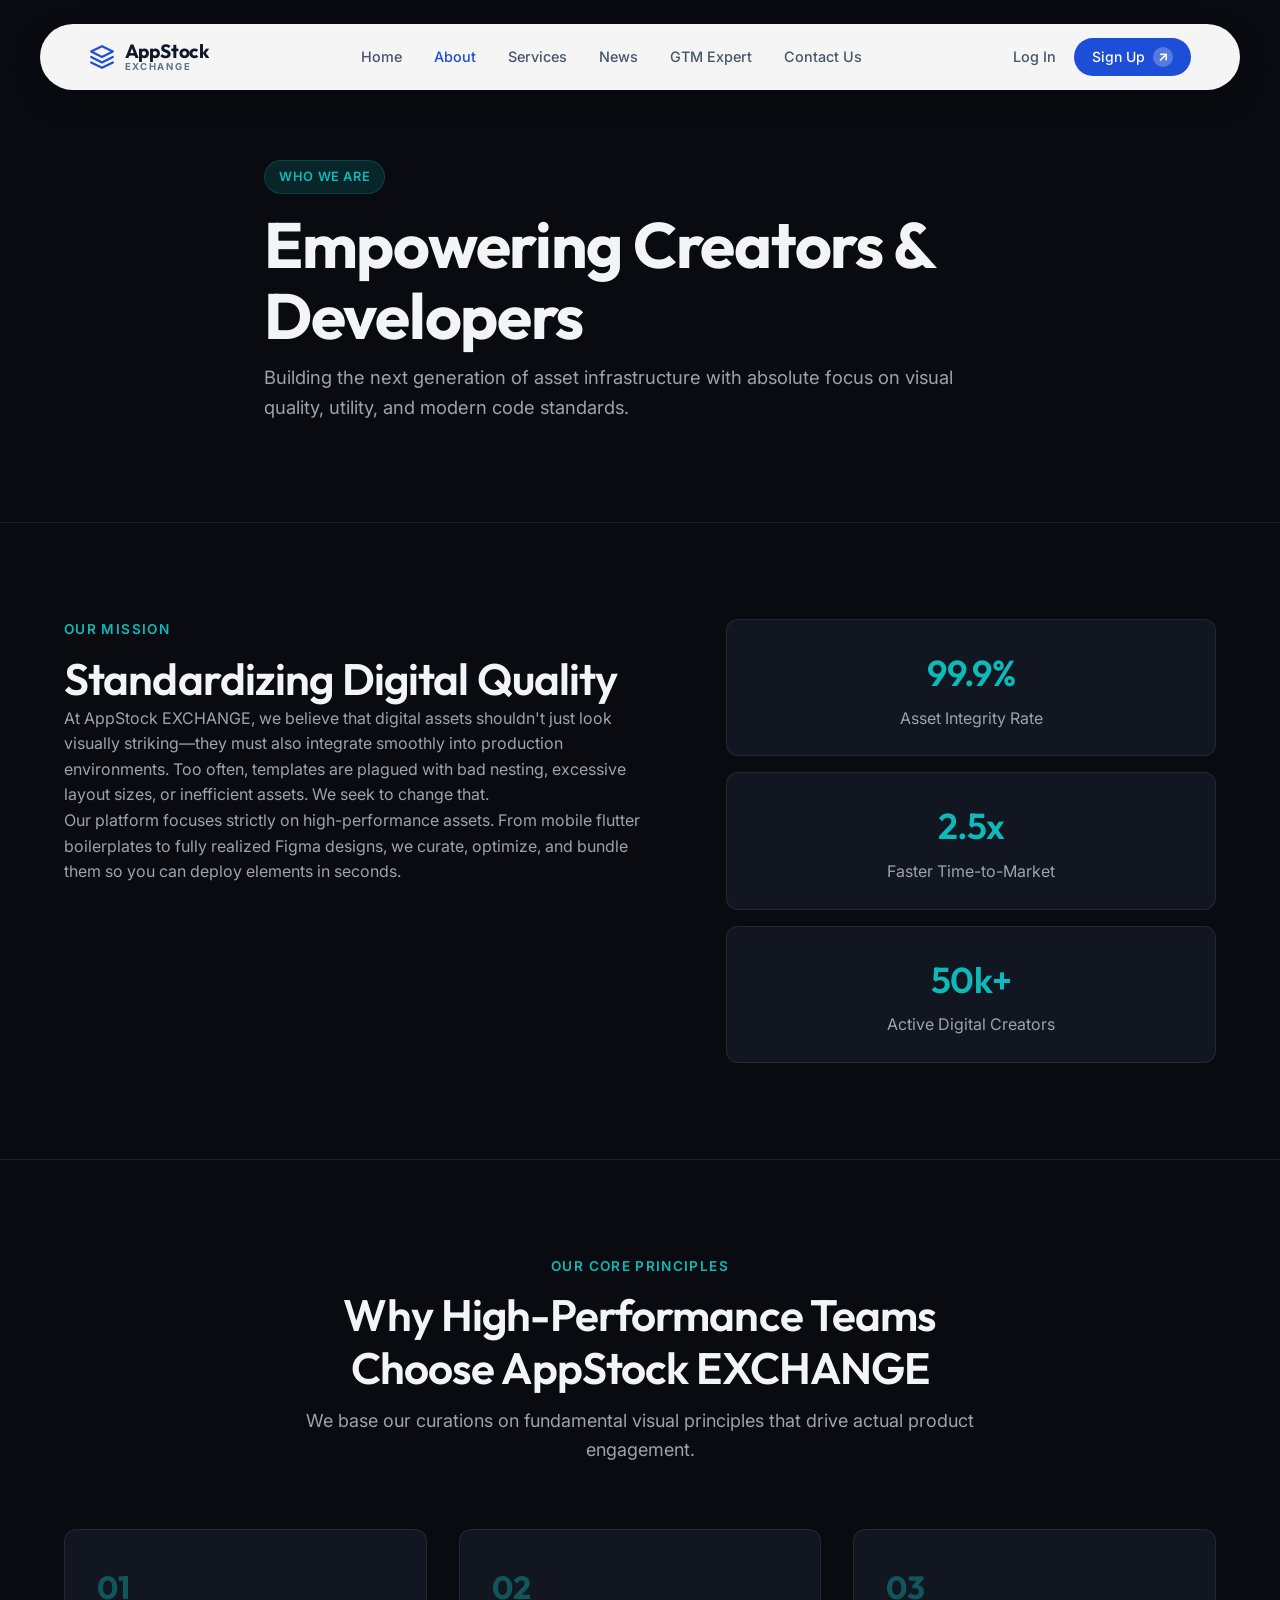
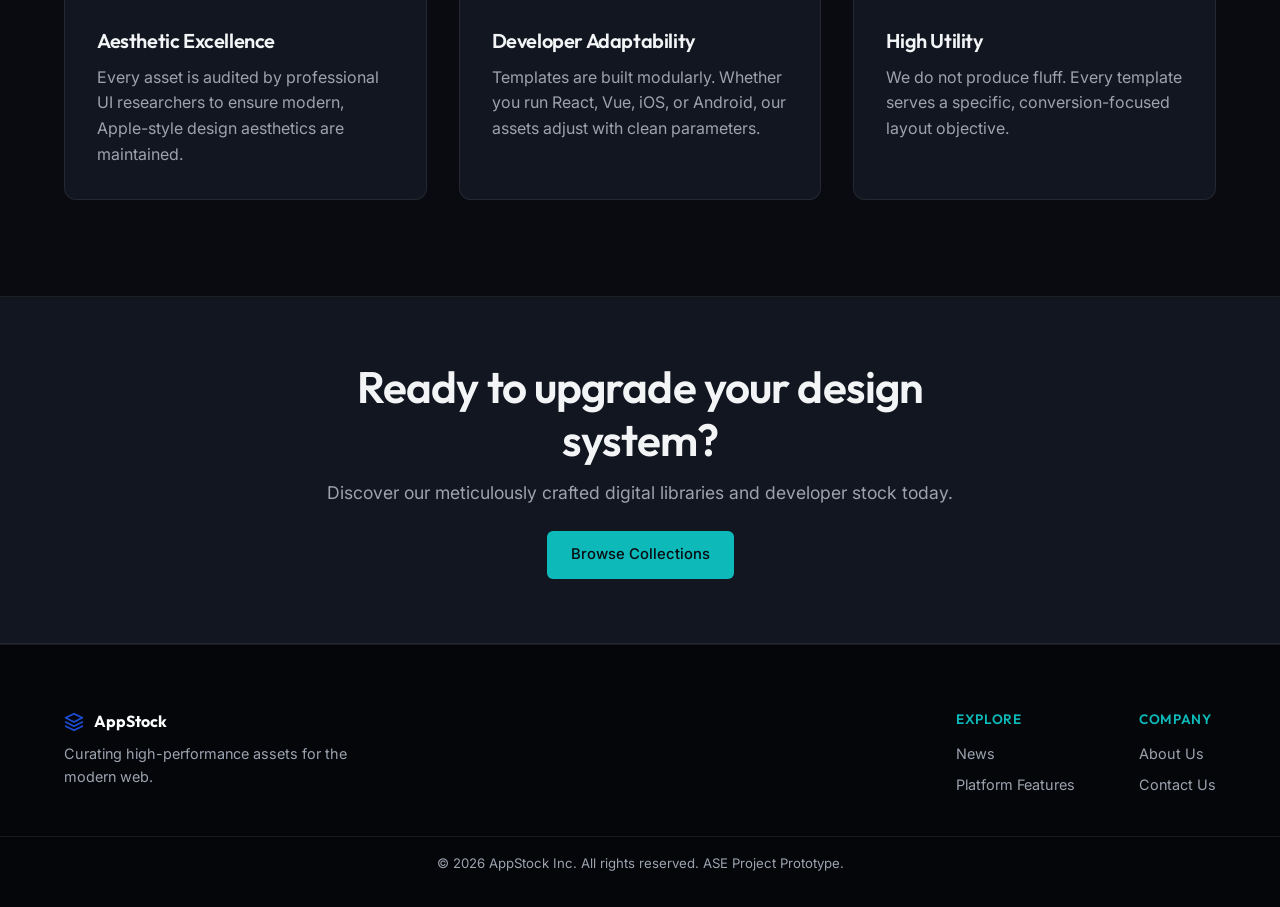
<file: about.html>
<!DOCTYPE html>
<html lang="en">
<head>
  <meta charset="UTF-8">
  <meta name="viewport" content="width=device-width, initial-scale=1.0">
  <title>About Us — AppStock EXCHANGE</title>
  <meta name="description" content="Learn about AppStock EXCHANGE's mission to reshape digital stock and platform assets for creators and developers worldwide.">
  <!-- Fonts -->
  <link rel="preconnect" href="https://fonts.googleapis.com">
  <link rel="preconnect" href="https://fonts.gstatic.com" crossorigin>
  <link href="https://fonts.googleapis.com/css2?family=Inter:wght@300;400;500;600&family=Outfit:wght@400;500;600;700&display=swap" rel="stylesheet">
  <!-- Stylesheet -->
  <link rel="stylesheet" href="assets/css/main.css">
</head>
<body>

  <!-- Figma Canvas Mode Container -->
  <div id="figma-container" class="figma-mode-disabled">
    
    <!-- Figma Top Toolbar -->
    <div class="figma-toolbar">
      <div class="figma-toolbar-left">
        <div class="figma-menu-icon" title="Main Menu">
          <svg viewBox="0 0 24 24" width="16" height="16" fill="currentColor"><path d="M3 18h18v-2H3v2zm0-5h18v-2H3v2zm0-7v2h18V6H3z"/></svg>
        </div>
        <div class="figma-tools">
          <button class="tool-btn active" title="Move (V)">
            <svg viewBox="0 0 24 24" width="16" height="16" fill="currentColor"><path d="M12 2L4.5 20.29l.71.71L12 18l6.79 3 .71-.71L12 2z"/></svg>
          </button>
          <button class="tool-btn" title="Region / Frame (F)">
            <svg viewBox="0 0 24 24" width="16" height="16" fill="currentColor"><path d="M4 4h7v7H4zm9 0h7v7h-7zm0 9h7v7h-7zm-9 0h7v7H4z"/></svg>
          </button>
          <button class="tool-btn" title="Rectangle (R)">
            <svg viewBox="0 0 24 24" width="16" height="16" stroke="currentColor" stroke-width="2" fill="none"><rect x="4" y="4" width="16" height="16" rx="2"/></svg>
          </button>
          <button class="tool-btn" title="Pen (P)">
            <svg viewBox="0 0 24 24" width="16" height="16" stroke="currentColor" stroke-width="2" fill="none"><path d="M17 3a2.828 2.828 0 1 1 4 4L7.5 20.5 2 22l1.5-5.5L17 3z"/></svg>
          </button>
          <button class="tool-btn" title="Text (T)">
            <svg viewBox="0 0 24 24" width="16" height="16" fill="currentColor"><path d="M5 4v3h5.5v12h3V7H19V4H5z"/></svg>
          </button>
          <button class="tool-btn" title="Hand (H)">
            <svg viewBox="0 0 24 24" width="16" height="16" fill="currentColor"><path d="M12 2a3 3 0 0 0-3 3v6.75l-1.25-.42a1.5 1.5 0 0 0-1.78.65 1.5 1.5 0 0 0 .53 2l4.5 2A6 6 0 0 0 17 19v-9a3 3 0 0 0-3-3 3 3 0 0 0-.25.01A3 3 0 0 0 12 2z"/></svg>
          </button>
          <button class="tool-btn" title="Add Comment (C)">
            <svg viewBox="0 0 24 24" width="16" height="16" stroke="currentColor" stroke-width="2" fill="none"><path d="M21 15a2 2 0 0 1-2 2H7l-4 4V5a2 2 0 0 1 2-2h14a2 2 0 0 1 2 2z"/></svg>
          </button>
        </div>
      </div>
      <div class="figma-toolbar-center">
        <span class="file-name">AppStock EXCHANGE Web App Prototype</span>
        <span class="file-status">Draft / Presenting</span>
      </div>
      <div class="figma-toolbar-right">
        <div class="user-avatars">
          <span class="avatar-circle" style="background-color: #ef4444;">A</span>
          <span class="avatar-circle" style="background-color: #0db9b9;">S</span>
        </div>
        <button class="figma-btn share-btn">Share</button>
        <button class="figma-btn play-btn" id="play-mode-btn" title="Return to Live Site View">
          <svg viewBox="0 0 24 24" width="14" height="14" fill="currentColor"><path d="M8 5v14l11-7z"/></svg>
        </button>
      </div>
    </div>

    <!-- Figma Workspace -->
    <div class="figma-workspace">
      <!-- Left Sidebar: Layers & Pages -->
      <aside class="figma-sidebar left-sidebar">
        <div class="sidebar-tabs">
          <button class="tab-btn active">Layers</button>
          <button class="tab-btn">Assets</button>
        </div>
        <div class="sidebar-content">
          <div class="pages-list-container">
            <div class="sidebar-header">Pages</div>
            <ul class="pages-list">
              <li>
                <a href="index.html" class="page-link">
                  <svg viewBox="0 0 24 24" width="12" height="12" fill="currentColor"><path d="M10 20v-6h4v6h5v-8h3L12 3 2 12h3v8z"/></svg>
                  Home / Landing
                </a>
              </li>
              <li>
                <a href="about.html" class="page-link active">
                  <svg viewBox="0 0 24 24" width="12" height="12" fill="currentColor"><path d="M12 2C6.48 2 2 6.48 2 12s4.48 10 10 10 10-4.48 10-10S17.52 2 12 2zm1 15h-2v-6h2v6zm0-8h-2V7h2v2z"/></svg>
                  About Us
                </a>
              </li>
              <li>
                <a href="services.html" class="page-link">
                  <svg viewBox="0 0 24 24" width="12" height="12" fill="currentColor"><path d="M12 2c1.1 0 2 .9 2 2s-.9 2-2 2-2-.9-2-2 .9-2 2-2zm9 7h-6v13h-2v-6h-2v6H9V9H3V7h18v2z"/></svg>
                  Services
                </a>
              </li>
              <li>
                <a href="categories.html" class="page-link">
                  <svg viewBox="0 0 24 24" width="12" height="12" fill="currentColor"><path d="M4 6H2v14c0 1.1.9 2 2 2h14v-2H4V6zm16-4H8c-1.1 0-2 .9-2 2v12c0 1.1.9 2 2 2h12c1.1 0 2-.9 2-2V4c0-1.1-.9-2-2-2zm0 14H8V4h12v12z"/></svg>
                  App Stock
                </a>
              </li>
              <li>
                <a href="gtm-expert.html" class="page-link">
                  <svg viewBox="0 0 24 24" width="12" height="12" fill="currentColor"><path d="M12 2l3.09 6.26L22 9.27l-5 4.87 1.18 6.88L12 17.77l-6.18 3.25L7 14.14 2 9.27l6.91-1.01L12 2z"/></svg>
                  GTM/CTA Expert
                </a>
              </li>
              <li>
                <a href="contact.html" class="page-link">
                  <svg viewBox="0 0 24 24" width="12" height="12" fill="currentColor"><path d="M20 4H4c-1.1 0-1.99.9-1.99 2L2 18c0 1.1.9 2 2 2h16c1.1 0 2-.9 2-2V6c0-1.1-.9-2-2-2zm0 4l-8 5-8-5V6l8 5 8-5v2z"/></svg>
                  Contact Us
                </a>
              </li>
            </ul>
          </div>
          
          <div class="layers-list-container">
            <div class="sidebar-header">Layers</div>
            <ul class="layers-list" id="layers-list">
              <!-- Rendered dynamically by javascript -->
            </ul>
          </div>
        </div>
      </aside>

      <!-- Central Figma Canvas Area -->
      <main class="figma-canvas" id="figma-canvas">
        <div class="canvas-grid-overlay"></div>
        
        <!-- Figma Frame Node -->
        <div class="figma-frame-node" id="desktop-frame">
          <div class="figma-frame-label">
            <span class="frame-icon">#</span>
            <span class="frame-text">AppStock EXCHANGE - About Us</span>
          </div>
          
          <!-- Web Viewport inside the Figma frame -->
          <div class="website-viewport">

            <!-- Header -->
            <header>
              <div class="container nav-container">
                <div class="logo">
                  <a href="index.html" class="logo-link">
                    <svg viewBox="0 0 24 24" class="logo-icon" fill="none" stroke="currentColor" stroke-width="2" stroke-linecap="round" stroke-linejoin="round">
                      <polygon points="12 2 2 7 12 12 22 7 12 2"></polygon>
                      <polyline points="2 17 12 22 22 17"></polyline>
                      <polyline points="2 12 12 17 22 12"></polyline>
                    </svg>
                    <div class="logo-text-group">
                      <span class="logo-brand">AppStock</span>
                      <span class="logo-sub">EXCHANGE</span>
                    </div>
                  </a>
                </div>
                <nav>
                  <a href="index.html">Home</a>
                  <a href="about.html" class="active">About</a>
                  <a href="services.html">Services</a>
                  <a href="categories.html">News</a>
                  <a href="gtm-expert.html">GTM Expert</a>
                  <a href="contact.html">Contact Us</a>
                </nav>
                <div class="header-actions">
                  <a href="#" class="btn-login">Log In</a>
                  <a href="contact.html" class="btn-signup">
                    Sign Up
                    <span class="arrow-circle">&#x2197;</span>
                  </a>
                </div>
              </div>
            </header>

            <!-- Banner Hero Section -->
            <section class="banner-hero" id="banner-hero-section">
              <div class="hero-bg" style="background-image: url('assets/images/hero.png');"></div>
              <div class="hero-overlay"></div>
              <div class="container banner-container">
                <span class="badge">Who We Are</span>
                <h1>Empowering Creators & Developers</h1>
                <p>Building the next generation of asset infrastructure with absolute focus on visual quality, utility, and modern code standards.</p>
              </div>
            </section>

            <!-- Mission Section -->
            <section class="mission-section" id="mission-section">
              <div class="container grid-two-col">
                <div class="mission-content">
                  <span class="section-tag">Our Mission</span>
                  <h2>Standardizing Digital Quality</h2>
                  <p>At AppStock EXCHANGE, we believe that digital assets shouldn't just look visually striking—they must also integrate smoothly into production environments. Too often, templates are plagued with bad nesting, excessive layout sizes, or inefficient assets. We seek to change that.</p>
                  <p>Our platform focuses strictly on high-performance assets. From mobile flutter boilerplates to fully realized Figma designs, we curate, optimize, and bundle them so you can deploy elements in seconds.</p>
                </div>
                <div class="mission-stats">
                  <div class="stat-card">
                    <h3>99.9%</h3>
                    <p>Asset Integrity Rate</p>
                  </div>
                  <div class="stat-card">
                    <h3>2.5x</h3>
                    <p>Faster Time-to-Market</p>
                  </div>
                  <div class="stat-card">
                    <h3>50k+</h3>
                    <p>Active Digital Creators</p>
                  </div>
                </div>
              </div>
            </section>

            <!-- Values Section -->
            <section class="values-section" id="values-section">
              <div class="container">
                <div class="section-header">
                  <span class="section-tag">Our Core Principles</span>
                  <h2>Why High-Performance Teams Choose AppStock EXCHANGE</h2>
                  <p class="section-desc">We base our curations on fundamental visual principles that drive actual product engagement.</p>
                </div>

                <div class="values-grid">
                  <div class="value-card">
                    <div class="value-num">01</div>
                    <h3>Aesthetic Excellence</h3>
                    <p>Every asset is audited by professional UI researchers to ensure modern, Apple-style design aesthetics are maintained.</p>
                  </div>
                  <div class="value-card">
                    <div class="value-num">02</div>
                    <h3>Developer Adaptability</h3>
                    <p>Templates are built modularly. Whether you run React, Vue, iOS, or Android, our assets adjust with clean parameters.</p>
                  </div>
                  <div class="value-card">
                    <div class="value-num">03</div>
                    <h3>High Utility</h3>
                    <p>We do not produce fluff. Every template serves a specific, conversion-focused layout objective.</p>
                  </div>
                </div>
              </div>
            </section>

            <!-- CTA Banner -->
            <section class="cta-banner-section" id="cta-banner-section">
              <div class="container banner-inner">
                <h2>Ready to upgrade your design system?</h2>
                <p>Discover our meticulously crafted digital libraries and developer stock today.</p>
                <a href="categories.html" class="btn">Browse Collections</a>
              </div>
            </section>

            <!-- Footer -->
            <footer id="footer-section">
              <div class="container footer-container">
                <div class="footer-brand">
                  <div class="logo">
                    <svg viewBox="0 0 24 24" class="logo-icon" fill="none" stroke="currentColor" stroke-width="2" stroke-linecap="round" stroke-linejoin="round" style="width: 20px; height: 20px; vertical-align: middle; margin-right: 6px; color: #1d4ed8;">
                      <polygon points="12 2 2 7 12 12 22 7 12 2"></polygon>
                      <polyline points="2 17 12 22 22 17"></polyline>
                      <polyline points="2 12 12 17 22 12"></polyline>
                    </svg>
                    <span style="font-weight: 700; color: #fff; font-family: var(--font-heading);">AppStock</span>
                  </div>
                  <p>Curating high-performance assets for the modern web.</p>
                </div>
                <div class="footer-links">
                  <div class="link-group">
                    <h4>Explore</h4>
                    <a href="categories.html">News</a>
                    <a href="services.html">Platform Features</a>
                  </div>
                  <div class="link-group">
                    <h4>Company</h4>
                    <a href="about.html">About Us</a>
                    <a href="contact.html">Contact Us</a>
                  </div>
                </div>
              </div>
              <div class="footer-bottom">
                <p>&copy; 2026 AppStock Inc. All rights reserved. ASE Project Prototype.</p>
              </div>
            </footer>

          </div>
        </div>
      </main>

      <!-- Right Sidebar: Inspect & Settings -->
      <aside class="figma-sidebar right-sidebar">
        <div class="sidebar-tabs">
          <button class="tab-btn active">Design</button>
          <button class="tab-btn">Prototype</button>
          <button class="tab-btn">Inspect</button>
        </div>
        <div class="sidebar-content right-sidebar-content">
          <div class="inspect-panel">
            <div class="sidebar-header">Alignment</div>
            <div class="align-tools">
              <span class="align-icon" title="Align Left">
                <svg viewBox="0 0 24 24" width="16" height="16" fill="currentColor"><path d="M4 19h2V5H4v14zm4-4h12v-2H8v2zm0-4h8V9H8v2z"/></svg>
              </span>
              <span class="align-icon" title="Align Horizontal Centers">
                <svg viewBox="0 0 24 24" width="16" height="16" fill="currentColor"><path d="M8 19h3v3h2v-3h3v-2h-3v-4h4V9h-4V5h2V3h-2V1h-2v2H9v2h2v4H7v2h4v4H8v2z"/></svg>
              </span>
              <span class="align-icon" title="Align Right">
                <svg viewBox="0 0 24 24" width="16" height="16" fill="currentColor"><path d="M20 19h2V5h-2v14zM4 15h12v-2H4v2zm4-4h8V9H8v2z"/></svg>
              </span>
              <span class="align-icon" title="Align Top">
                <svg viewBox="0 0 24 24" width="16" height="16" fill="currentColor"><path d="M5 4v2h14V4H5zm4 4v12h2V8H9zm4 0v8h2V8h-2z"/></svg>
              </span>
              <span class="align-icon" title="Align Vertical Centers">
                <svg viewBox="0 0 24 24" width="16" height="16" fill="currentColor"><path d="M19 11h-3V8h-2v3h-4V7H8v4H4v2h4v4h2v-4h4v3h2v-3h3v-2z"/></svg>
              </span>
              <span class="align-icon" title="Align Bottom">
                <svg viewBox="0 0 24 24" width="16" height="16" fill="currentColor"><path d="M5 18h14v2H5v-2zm4-4h2V4H9v10zm4 0h2V4h-2v10z"/></svg>
              </span>
            </div>
            
            <div class="sidebar-header">Frame Details</div>
            <div class="property-grid">
              <div class="property-item"><span class="prop-label">W</span><span class="prop-val">1200</span></div>
              <div class="property-item"><span class="prop-label">H</span><span class="prop-val" id="frame-height-display">1800</span></div>
              <div class="property-item"><span class="prop-label">X</span><span class="prop-val">0</span></div>
              <div class="property-item"><span class="prop-label">Y</span><span class="prop-val">0</span></div>
            </div>

            <div class="sidebar-header">Layer Styling Spec</div>
            <div class="property-grid">
              <div class="property-item full-width"><span class="prop-label">Layer</span><span class="prop-val text-truncate" id="selected-layer-name">❖ AppStock EXCHANGE - About Us</span></div>
              <div class="property-item"><span class="prop-label">Opacity</span><span class="prop-val">100%</span></div>
              <div class="property-item"><span class="prop-label">Blend</span><span class="prop-val">Normal</span></div>
            </div>

            <div class="sidebar-header">Color Palette Tokens</div>
            <div class="color-palette-list">
              <div class="color-row">
                <span class="color-swatch" style="background-color: #090b10; border: 1px solid rgba(255,255,255,0.2);"></span>
                <span class="color-label">--color-bg: #090b10</span>
              </div>
              <div class="color-row">
                <span class="color-swatch" style="background-color: #121620;"></span>
                <span class="color-label">--color-surface: #121620</span>
              </div>
              <div class="color-row">
                <span class="color-swatch" style="background-color: #0db9b9;"></span>
                <span class="color-label">--color-primary: #0db9b9</span>
              </div>
              <div class="color-row">
                <span class="color-swatch" style="background-color: #f3f4f6;"></span>
                <span class="color-label">--color-text: #f3f4f6</span>
              </div>
            </div>

            <div class="sidebar-header">Inspect CSS properties</div>
            <div class="code-spec-container">
              <pre><code class="css-spec-code" id="css-spec-content">/* Select any layer in the left sidebar to inspect its CSS styles in real-time. */</code></pre>
            </div>
          </div>
        </div>
      </aside>
    </div>
  </div>

  <!-- Persistent Floating Trigger Button to switch to Figma canvas mode -->
  <button id="figma-mode-toggle" class="figma-toggle-float" title="Switch between Figma Design View and Live Site View">
    <svg viewBox="0 0 24 24" width="20" height="20" fill="currentColor"><path d="M12 2C6.48 2 2 6.48 2 12s4.48 10 10 10 10-4.48 10-10S17.52 2 12 2zm-1 17.93c-3.95-.49-7-3.85-7-7.93 0-.62.08-1.21.21-1.79L9 15v1c0 1.1.9 2 2 2v1.93zm6.9-2.54c-.26-.81-1-1.39-1.9-1.39h-1v-3c0-.55-.45-1-1-1H8v-2h2c.55 0 1-.45 1-1V7h2c1.1 0 2-.9 2-2v-.41c2.93 1.19 5 4.06 5 7.41 0 2.08-.8 3.97-2.1 5.39z"/></svg>
    <span>Figma Design Mode</span>
  </button>

  <!-- Script -->
  <script src="assets/js/script.js"></script>
</body>
</html>
</file>
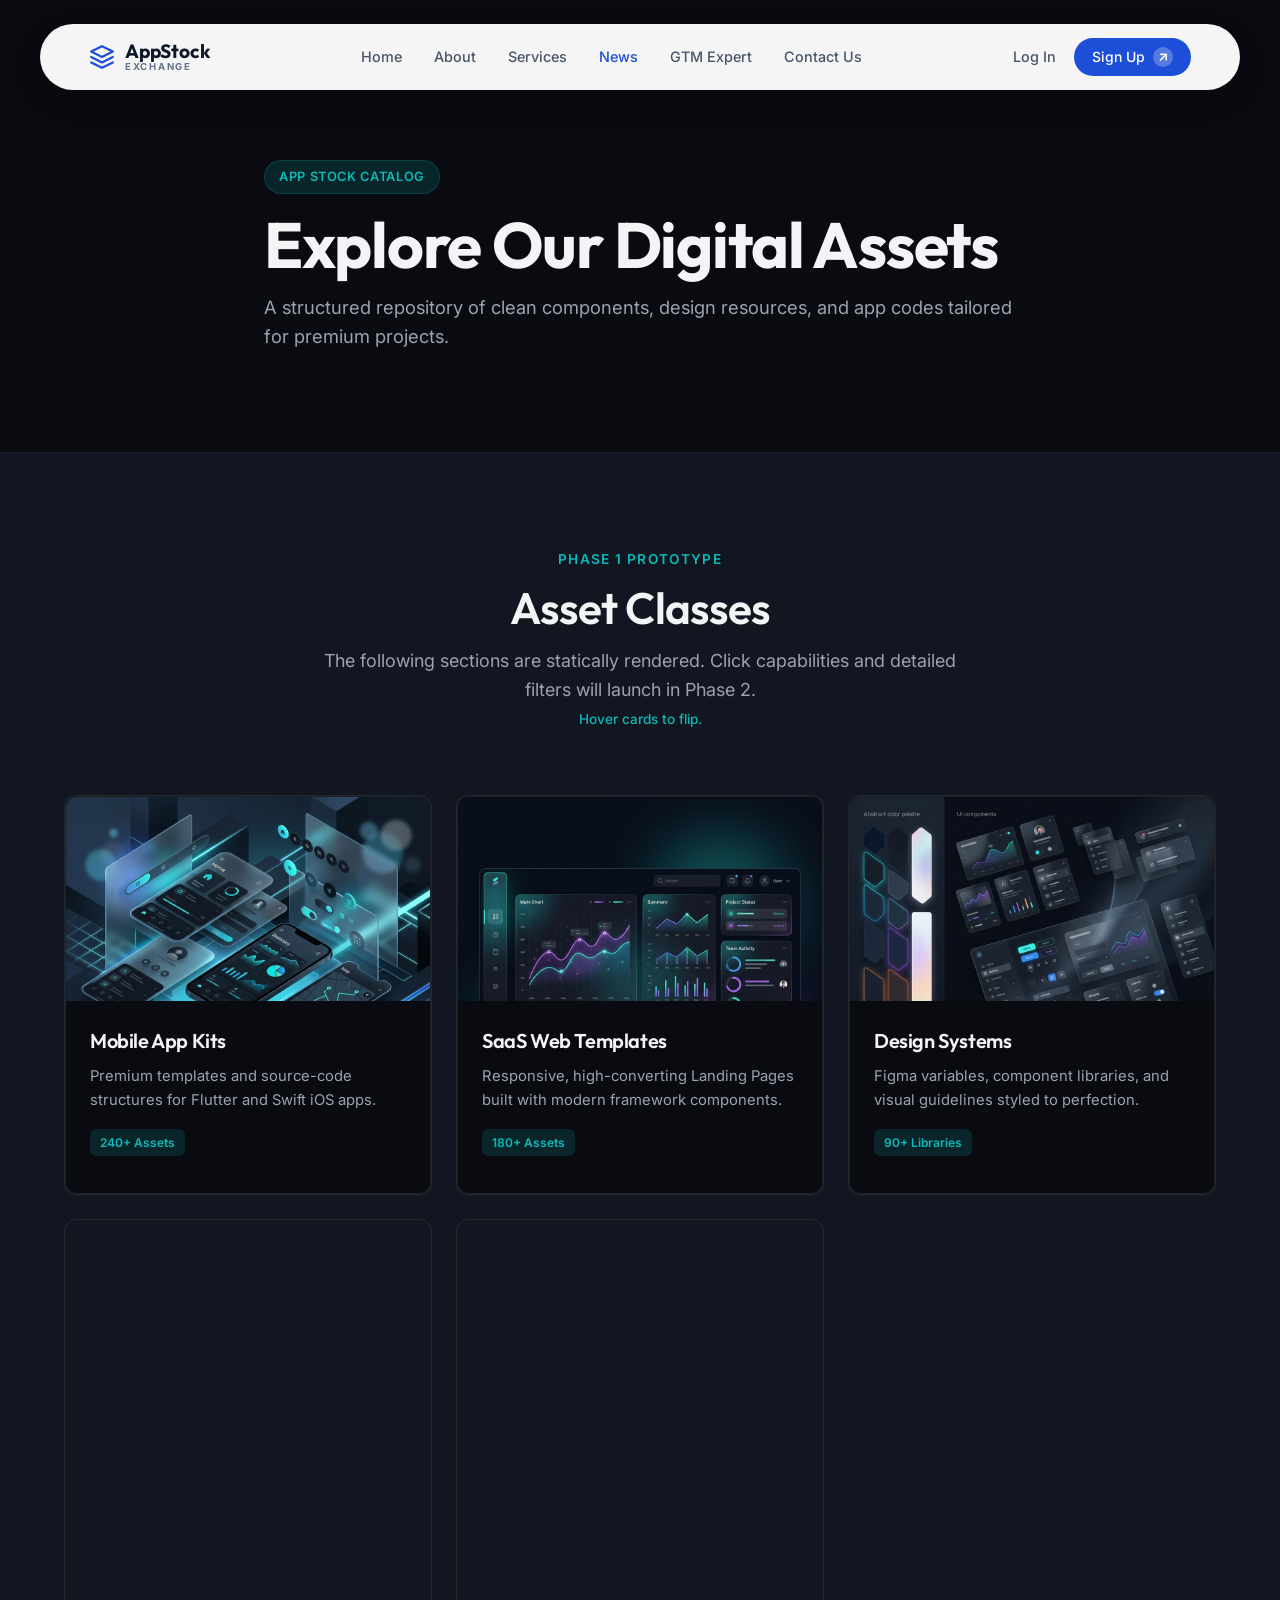
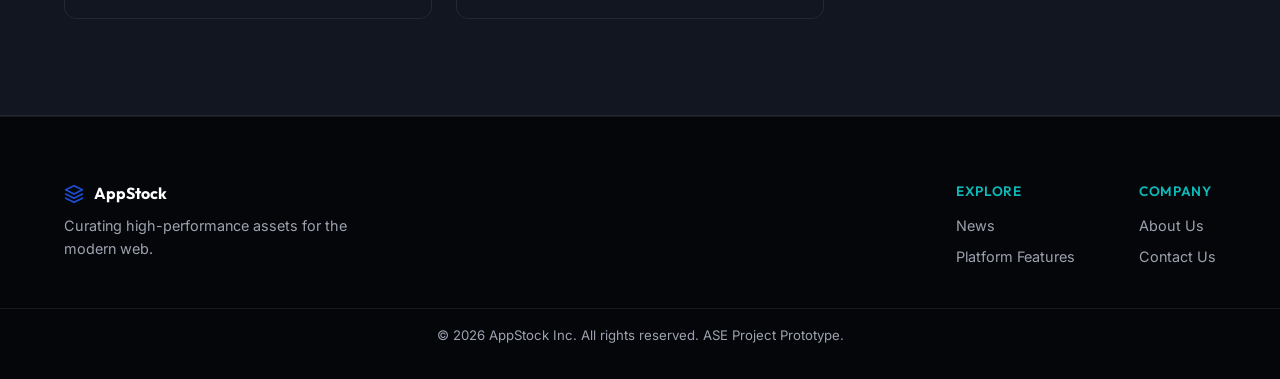
<file: categories.html>
<!DOCTYPE html>
<html lang="en">
<head>
  <meta charset="UTF-8">
  <meta name="viewport" content="width=device-width, initial-scale=1.0">
  <title>News & Categories — AppStock EXCHANGE</title>
  <meta name="description" content="Browse our static digital assets and code library categories. Highly optimized templates for developers.">
  <!-- Fonts -->
  <link rel="preconnect" href="https://fonts.googleapis.com">
  <link rel="preconnect" href="https://fonts.gstatic.com" crossorigin>
  <link href="https://fonts.googleapis.com/css2?family=Inter:wght@300;400;500;600&family=Outfit:wght@400;500;600;700&display=swap" rel="stylesheet">
  <!-- Stylesheet -->
  <link rel="stylesheet" href="assets/css/main.css">
</head>
<body>

  <!-- Figma Canvas Mode Container -->
  <div id="figma-container" class="figma-mode-disabled">
    
    <!-- Figma Top Toolbar -->
    <div class="figma-toolbar">
      <div class="figma-toolbar-left">
        <div class="figma-menu-icon" title="Main Menu">
          <svg viewBox="0 0 24 24" width="16" height="16" fill="currentColor"><path d="M3 18h18v-2H3v2zm0-5h18v-2H3v2zm0-7v2h18V6H3z"/></svg>
        </div>
        <div class="figma-tools">
          <button class="tool-btn active" title="Move (V)">
            <svg viewBox="0 0 24 24" width="16" height="16" fill="currentColor"><path d="M12 2L4.5 20.29l.71.71L12 18l6.79 3 .71-.71L12 2z"/></svg>
          </button>
          <button class="tool-btn" title="Region / Frame (F)">
            <svg viewBox="0 0 24 24" width="16" height="16" fill="currentColor"><path d="M4 4h7v7H4zm9 0h7v7h-7zm0 9h7v7h-7zm-9 0h7v7H4z"/></svg>
          </button>
          <button class="tool-btn" title="Rectangle (R)">
            <svg viewBox="0 0 24 24" width="16" height="16" stroke="currentColor" stroke-width="2" fill="none"><rect x="4" y="4" width="16" height="16" rx="2"/></svg>
          </button>
          <button class="tool-btn" title="Pen (P)">
            <svg viewBox="0 0 24 24" width="16" height="16" stroke="currentColor" stroke-width="2" fill="none"><path d="M17 3a2.828 2.828 0 1 1 4 4L7.5 20.5 2 22l1.5-5.5L17 3z"/></svg>
          </button>
          <button class="tool-btn" title="Text (T)">
            <svg viewBox="0 0 24 24" width="16" height="16" fill="currentColor"><path d="M5 4v3h5.5v12h3V7H19V4H5z"/></svg>
          </button>
          <button class="tool-btn" title="Hand (H)">
            <svg viewBox="0 0 24 24" width="16" height="16" fill="currentColor"><path d="M12 2a3 3 0 0 0-3 3v6.75l-1.25-.42a1.5 1.5 0 0 0-1.78.65 1.5 1.5 0 0 0 .53 2l4.5 2A6 6 0 0 0 17 19v-9a3 3 0 0 0-3-3 3 3 0 0 0-.25.01A3 3 0 0 0 12 2z"/></svg>
          </button>
          <button class="tool-btn" title="Add Comment (C)">
            <svg viewBox="0 0 24 24" width="16" height="16" stroke="currentColor" stroke-width="2" fill="none"><path d="M21 15a2 2 0 0 1-2 2H7l-4 4V5a2 2 0 0 1 2-2h14a2 2 0 0 1 2 2z"/></svg>
          </button>
        </div>
      </div>
      <div class="figma-toolbar-center">
        <span class="file-name">AppStock EXCHANGE Web App Prototype</span>
        <span class="file-status">Draft / Presenting</span>
      </div>
      <div class="figma-toolbar-right">
        <div class="user-avatars">
          <span class="avatar-circle" style="background-color: #ef4444;">A</span>
          <span class="avatar-circle" style="background-color: #0db9b9;">S</span>
        </div>
        <button class="figma-btn share-btn">Share</button>
        <button class="figma-btn play-btn" id="play-mode-btn" title="Return to Live Site View">
          <svg viewBox="0 0 24 24" width="14" height="14" fill="currentColor"><path d="M8 5v14l11-7z"/></svg>
        </button>
      </div>
    </div>

    <!-- Figma Workspace -->
    <div class="figma-workspace">
      <!-- Left Sidebar: Layers & Pages -->
      <aside class="figma-sidebar left-sidebar">
        <div class="sidebar-tabs">
          <button class="tab-btn active">Layers</button>
          <button class="tab-btn">Assets</button>
        </div>
        <div class="sidebar-content">
          <div class="pages-list-container">
            <div class="sidebar-header">Pages</div>
            <ul class="pages-list">
              <li>
                <a href="index.html" class="page-link">
                  <svg viewBox="0 0 24 24" width="12" height="12" fill="currentColor"><path d="M10 20v-6h4v6h5v-8h3L12 3 2 12h3v8z"/></svg>
                  Home / Landing
                </a>
              </li>
              <li>
                <a href="about.html" class="page-link">
                  <svg viewBox="0 0 24 24" width="12" height="12" fill="currentColor"><path d="M12 2C6.48 2 2 6.48 2 12s4.48 10 10 10 10-4.48 10-10S17.52 2 12 2zm1 15h-2v-6h2v6zm0-8h-2V7h2v2z"/></svg>
                  About Us
                </a>
              </li>
              <li>
                <a href="services.html" class="page-link">
                  <svg viewBox="0 0 24 24" width="12" height="12" fill="currentColor"><path d="M12 2c1.1 0 2 .9 2 2s-.9 2-2 2-2-.9-2-2 .9-2 2-2zm9 7h-6v13h-2v-6h-2v6H9V9H3V7h18v2z"/></svg>
                  Services
                </a>
              </li>
              <li>
                <a href="categories.html" class="page-link active">
                  <svg viewBox="0 0 24 24" width="12" height="12" fill="currentColor"><path d="M4 6H2v14c0 1.1.9 2 2 2h14v-2H4V6zm16-4H8c-1.1 0-2 .9-2 2v12c0 1.1.9 2 2 2h12c1.1 0 2-.9 2-2V4c0-1.1-.9-2-2-2zm0 14H8V4h12v12z"/></svg>
                  App Stock
                </a>
              </li>
              <li>
                <a href="gtm-expert.html" class="page-link">
                  <svg viewBox="0 0 24 24" width="12" height="12" fill="currentColor"><path d="M12 2l3.09 6.26L22 9.27l-5 4.87 1.18 6.88L12 17.77l-6.18 3.25L7 14.14 2 9.27l6.91-1.01L12 2z"/></svg>
                  GTM/CTA Expert
                </a>
              </li>
              <li>
                <a href="contact.html" class="page-link">
                  <svg viewBox="0 0 24 24" width="12" height="12" fill="currentColor"><path d="M20 4H4c-1.1 0-1.99.9-1.99 2L2 18c0 1.1.9 2 2 2h16c1.1 0 2-.9 2-2V6c0-1.1-.9-2-2-2zm0 4l-8 5-8-5V6l8 5 8-5v2z"/></svg>
                  Contact Us
                </a>
              </li>
            </ul>
          </div>
          
          <div class="layers-list-container">
            <div class="sidebar-header">Layers</div>
            <ul class="layers-list" id="layers-list">
              <!-- Rendered dynamically by javascript -->
            </ul>
          </div>
        </div>
      </aside>

      <!-- Central Figma Canvas Area -->
      <main class="figma-canvas" id="figma-canvas">
        <div class="canvas-grid-overlay"></div>
        
        <!-- Figma Frame Node -->
        <div class="figma-frame-node" id="desktop-frame">
          <div class="figma-frame-label">
            <span class="frame-icon">#</span>
            <span class="frame-text">AppStock EXCHANGE - News</span>
          </div>
          
          <!-- Web Viewport inside the Figma frame -->
          <div class="website-viewport">

            <!-- Header -->
            <header>
              <div class="container nav-container">
                <div class="logo">
                  <a href="index.html" class="logo-link">
                    <svg viewBox="0 0 24 24" class="logo-icon" fill="none" stroke="currentColor" stroke-width="2" stroke-linecap="round" stroke-linejoin="round">
                      <polygon points="12 2 2 7 12 12 22 7 12 2"></polygon>
                      <polyline points="2 17 12 22 22 17"></polyline>
                      <polyline points="2 12 12 17 22 12"></polyline>
                    </svg>
                    <div class="logo-text-group">
                      <span class="logo-brand">AppStock</span>
                      <span class="logo-sub">EXCHANGE</span>
                    </div>
                  </a>
                </div>
                <nav>
                  <a href="index.html">Home</a>
                  <a href="about.html">About</a>
                  <a href="services.html">Services</a>
                  <a href="categories.html" class="active">News</a>
                  <a href="gtm-expert.html">GTM Expert</a>
                  <a href="contact.html">Contact Us</a>
                </nav>
                <div class="header-actions">
                  <a href="#" class="btn-login">Log In</a>
                  <a href="contact.html" class="btn-signup">
                    Sign Up
                    <span class="arrow-circle">&#x2197;</span>
                  </a>
                </div>
              </div>
            </header>

            <!-- Banner Hero Section -->
            <section class="banner-hero" id="banner-hero-section">
              <div class="hero-bg" style="background-image: url('assets/images/hero.png');"></div>
              <div class="hero-overlay"></div>
              <div class="container banner-container">
                <span class="badge">App Stock Catalog</span>
                <h1>Explore Our Digital Assets</h1>
                <p>A structured repository of clean components, design resources, and app codes tailored for premium projects.</p>
              </div>
            </section>

            <!-- Main Category Grid (3D Flippable Cards) -->
            <section class="categories-list-section" id="categories-list-section">
              <div class="container">
                <div class="section-header">
                  <span class="section-tag">Phase 1 Prototype</span>
                  <h2>Asset Classes</h2>
                  <p class="section-desc">The following sections are statically rendered. Click capabilities and detailed filters will launch in Phase 2. <span class="accent-text">Hover cards to flip.</span></p>
                </div>

                <div class="categories-grid">
                  <!-- Card 1 -->
                  <div class="category-card flip-card">
                    <div class="flip-card-inner">
                      <div class="flip-card-front">
                        <div class="card-img-wrapper">
                          <img src="assets/images/cat_card_1.png" alt="Mobile App UI Kits">
                        </div>
                        <div class="card-content">
                          <h3>Mobile App Kits</h3>
                          <p>Premium templates and source-code structures for Flutter and Swift iOS apps.</p>
                          <span class="card-badge">240+ Assets</span>
                        </div>
                      </div>
                      <div class="flip-card-back">
                        <div class="back-content">
                          <div class="back-icon">📱</div>
                          <h3>Mobile App Kits</h3>
                          <p class="back-details">Includes Flutter & Swift templates, responsive layouts, 60+ UI screens, and clean navigation architecture.</p>
                          <div class="back-stats">
                            <span><strong>Format:</strong> .fig, .dart, .swift</span>
                            <span><strong>Size:</strong> 142 MB</span>
                          </div>
                          <a href="contact.html" class="btn btn-sm">Download Assets</a>
                        </div>
                      </div>
                    </div>
                  </div>
                  
                  <!-- Card 2 -->
                  <div class="category-card flip-card">
                    <div class="flip-card-inner">
                      <div class="flip-card-front">
                        <div class="card-img-wrapper">
                          <img src="assets/images/cat_card_2.png" alt="SaaS Web Layouts">
                        </div>
                        <div class="card-content">
                          <h3>SaaS Web Templates</h3>
                          <p>Responsive, high-converting Landing Pages built with modern framework components.</p>
                          <span class="card-badge">180+ Assets</span>
                        </div>
                      </div>
                      <div class="flip-card-back">
                        <div class="back-content">
                          <div class="back-icon">💻</div>
                          <h3>SaaS Web Templates</h3>
                          <p class="back-details">Next.js & HTML5 landing pages, integrated TailwindCSS configurations, SEO-friendly layout components.</p>
                          <div class="back-stats">
                            <span><strong>Format:</strong> .html, .js, .tsx</span>
                            <span><strong>Size:</strong> 88 MB</span>
                          </div>
                          <a href="contact.html" class="btn btn-sm">Download Assets</a>
                        </div>
                      </div>
                    </div>
                  </div>
                  
                  <!-- Card 3 -->
                  <div class="category-card flip-card">
                    <div class="flip-card-inner">
                      <div class="flip-card-front">
                        <div class="card-img-wrapper">
                          <img src="assets/images/cat_card_3.png" alt="Design Systems">
                        </div>
                        <div class="card-content">
                          <h3>Design Systems</h3>
                          <p>Figma variables, component libraries, and visual guidelines styled to perfection.</p>
                          <span class="card-badge">90+ Libraries</span>
                        </div>
                      </div>
                      <div class="flip-card-back">
                        <div class="back-content">
                          <div class="back-icon">🎨</div>
                          <h3>Design Systems</h3>
                          <p class="back-details">Complete Figma UI kits with design tokens, dynamic components, responsive grids, and dark/light modes.</p>
                          <div class="back-stats">
                            <span><strong>Format:</strong> .fig, .tokens</span>
                            <span><strong>Size:</strong> 215 MB</span>
                          </div>
                          <a href="contact.html" class="btn btn-sm">Download Assets</a>
                        </div>
                      </div>
                    </div>
                  </div>
                  
                  <!-- Card 4 -->
                  <div class="category-card flip-card">
                    <div class="flip-card-inner">
                      <div class="flip-card-front">
                        <div class="card-img-wrapper">
                          <img src="assets/images/cube_graphic.png" alt="3D & Vector Assets">
                        </div>
                        <div class="card-content">
                          <h3>3D & Vector Assets</h3>
                          <p>Ultra-premium abstract 3D elements and vector illustrations in multiple formats.</p>
                          <span class="card-badge">310+ Assets</span>
                        </div>
                      </div>
                      <div class="flip-card-back">
                        <div class="back-content">
                          <div class="back-icon">✨</div>
                          <h3>3D & Vector Assets</h3>
                          <p class="back-details">High-polygon 3D meshes, isolated PNGs, fully customizable vectors, and cinematic rendering scenes.</p>
                          <div class="back-stats">
                            <span><strong>Format:</strong> .obj, .blend, .svg</span>
                            <span><strong>Size:</strong> 450 MB</span>
                          </div>
                          <a href="contact.html" class="btn btn-sm">Download Assets</a>
                        </div>
                      </div>
                    </div>
                  </div>

                  <!-- Card 5 -->
                  <div class="category-card flip-card">
                    <div class="flip-card-inner">
                      <div class="flip-card-front">
                        <div class="card-img-wrapper">
                          <img src="assets/images/cube_graphic.png" alt="Motion & Audio">
                        </div>
                        <div class="card-content">
                          <h3>Motion & Audio</h3>
                          <p>Cinematic transitions, animations, and background audio to keep users engaged.</p>
                          <span class="card-badge">150+ Assets</span>
                        </div>
                      </div>
                      <div class="flip-card-back">
                        <div class="back-content">
                          <div class="back-icon">🎵</div>
                          <h3>Motion & Audio</h3>
                          <p class="back-details">Lottie micro-animations, cinematic intro SFX, background corporate-ambient soundtracks, and transition effects.</p>
                          <div class="back-stats">
                            <span><strong>Format:</strong> .json, .wav, .mp3</span>
                            <span><strong>Size:</strong> 310 MB</span>
                          </div>
                          <a href="contact.html" class="btn btn-sm">Download Assets</a>
                        </div>
                      </div>
                    </div>
                  </div>
                </div>
              </div>
            </section>

            <!-- Footer -->
            <footer id="footer-section">
              <div class="container footer-container">
                <div class="footer-brand">
                  <div class="logo">
                    <svg viewBox="0 0 24 24" class="logo-icon" fill="none" stroke="currentColor" stroke-width="2" stroke-linecap="round" stroke-linejoin="round" style="width: 20px; height: 20px; vertical-align: middle; margin-right: 6px; color: #1d4ed8;">
                      <polygon points="12 2 2 7 12 12 22 7 12 2"></polygon>
                      <polyline points="2 17 12 22 22 17"></polyline>
                      <polyline points="2 12 12 17 22 12"></polyline>
                    </svg>
                    <span style="font-weight: 700; color: #fff; font-family: var(--font-heading);">AppStock</span>
                  </div>
                  <p>Curating high-performance assets for the modern web.</p>
                </div>
                <div class="footer-links">
                  <div class="link-group">
                    <h4>Explore</h4>
                    <a href="categories.html">News</a>
                    <a href="services.html">Platform Features</a>
                  </div>
                  <div class="link-group">
                    <h4>Company</h4>
                    <a href="about.html">About Us</a>
                    <a href="contact.html">Contact Us</a>
                  </div>
                </div>
              </div>
              <div class="footer-bottom">
                <p>&copy; 2026 AppStock Inc. All rights reserved. ASE Project Prototype.</p>
              </div>
            </footer>

          </div>
        </div>
      </main>

      <!-- Right Sidebar: Inspect & Settings -->
      <aside class="figma-sidebar right-sidebar">
        <div class="sidebar-tabs">
          <button class="tab-btn active">Design</button>
          <button class="tab-btn">Prototype</button>
          <button class="tab-btn">Inspect</button>
        </div>
        <div class="sidebar-content right-sidebar-content">
          <div class="inspect-panel">
            <div class="sidebar-header">Alignment</div>
            <div class="align-tools">
              <span class="align-icon" title="Align Left">
                <svg viewBox="0 0 24 24" width="16" height="16" fill="currentColor"><path d="M4 19h2V5H4v14zm4-4h12v-2H8v2zm0-4h8V9H8v2z"/></svg>
              </span>
              <span class="align-icon" title="Align Horizontal Centers">
                <svg viewBox="0 0 24 24" width="16" height="16" fill="currentColor"><path d="M8 19h3v3h2v-3h3v-2h-3v-4h4V9h-4V5h2V3h-2V1h-2v2H9v2h2v4H7v2h4v4H8v2z"/></svg>
              </span>
              <span class="align-icon" title="Align Right">
                <svg viewBox="0 0 24 24" width="16" height="16" fill="currentColor"><path d="M20 19h2V5h-2v14zM4 15h12v-2H4v2zm4-4h8V9H8v2z"/></svg>
              </span>
              <span class="align-icon" title="Align Top">
                <svg viewBox="0 0 24 24" width="16" height="16" fill="currentColor"><path d="M5 4v2h14V4H5zm4 4v12h2V8H9zm4 0v8h2V8h-2z"/></svg>
              </span>
              <span class="align-icon" title="Align Vertical Centers">
                <svg viewBox="0 0 24 24" width="16" height="16" fill="currentColor"><path d="M19 11h-3V8h-2v3h-4V7H8v4H4v2h4v4h2v-4h4v3h2v-3h3v-2z"/></svg>
              </span>
              <span class="align-icon" title="Align Bottom">
                <svg viewBox="0 0 24 24" width="16" height="16" fill="currentColor"><path d="M5 18h14v2H5v-2zm4-4h2V4H9v10zm4 0h2V4h-2v10z"/></svg>
              </span>
            </div>
            
            <div class="sidebar-header">Frame Details</div>
            <div class="property-grid">
              <div class="property-item"><span class="prop-label">W</span><span class="prop-val">1200</span></div>
              <div class="property-item"><span class="prop-label">H</span><span class="prop-val" id="frame-height-display">1800</span></div>
              <div class="property-item"><span class="prop-label">X</span><span class="prop-val">0</span></div>
              <div class="property-item"><span class="prop-label">Y</span><span class="prop-val">0</span></div>
            </div>

            <div class="sidebar-header">Layer Styling Spec</div>
            <div class="property-grid">
              <div class="property-item full-width"><span class="prop-label">Layer</span><span class="prop-val text-truncate" id="selected-layer-name">❖ AppStock EXCHANGE - News</span></div>
              <div class="property-item"><span class="prop-label">Opacity</span><span class="prop-val">100%</span></div>
              <div class="property-item"><span class="prop-label">Blend</span><span class="prop-val">Normal</span></div>
            </div>

            <div class="sidebar-header">Color Palette Tokens</div>
            <div class="color-palette-list">
              <div class="color-row">
                <span class="color-swatch" style="background-color: #090b10; border: 1px solid rgba(255,255,255,0.2);"></span>
                <span class="color-label">--color-bg: #090b10</span>
              </div>
              <div class="color-row">
                <span class="color-swatch" style="background-color: #121620;"></span>
                <span class="color-label">--color-surface: #121620</span>
              </div>
              <div class="color-row">
                <span class="color-swatch" style="background-color: #0db9b9;"></span>
                <span class="color-label">--color-primary: #0db9b9</span>
              </div>
              <div class="color-row">
                <span class="color-swatch" style="background-color: #f3f4f6;"></span>
                <span class="color-label">--color-text: #f3f4f6</span>
              </div>
            </div>

            <div class="sidebar-header">Inspect CSS properties</div>
            <div class="code-spec-container">
              <pre><code class="css-spec-code" id="css-spec-content">/* Select any layer in the left sidebar to inspect its CSS styles in real-time. */</code></pre>
            </div>
          </div>
        </div>
      </aside>
    </div>
  </div>

  <!-- Persistent Floating Trigger Button to switch to Figma canvas mode -->
  <button id="figma-mode-toggle" class="figma-toggle-float" title="Switch between Figma Design View and Live Site View">
    <svg viewBox="0 0 24 24" width="20" height="20" fill="currentColor"><path d="M12 2C6.48 2 2 6.48 2 12s4.48 10 10 10 10-4.48 10-10S17.52 2 12 2zm-1 17.93c-3.95-.49-7-3.85-7-7.93 0-.62.08-1.21.21-1.79L9 15v1c0 1.1.9 2 2 2v1.93zm6.9-2.54c-.26-.81-1-1.39-1.9-1.39h-1v-3c0-.55-.45-1-1-1H8v-2h2c.55 0 1-.45 1-1V7h2c1.1 0 2-.9 2-2v-.41c2.93 1.19 5 4.06 5 7.41 0 2.08-.8 3.97-2.1 5.39z"/></svg>
    <span>Figma Design Mode</span>
  </button>

  <!-- Script -->
  <script src="assets/js/script.js"></script>
</body>
</html>
</file>
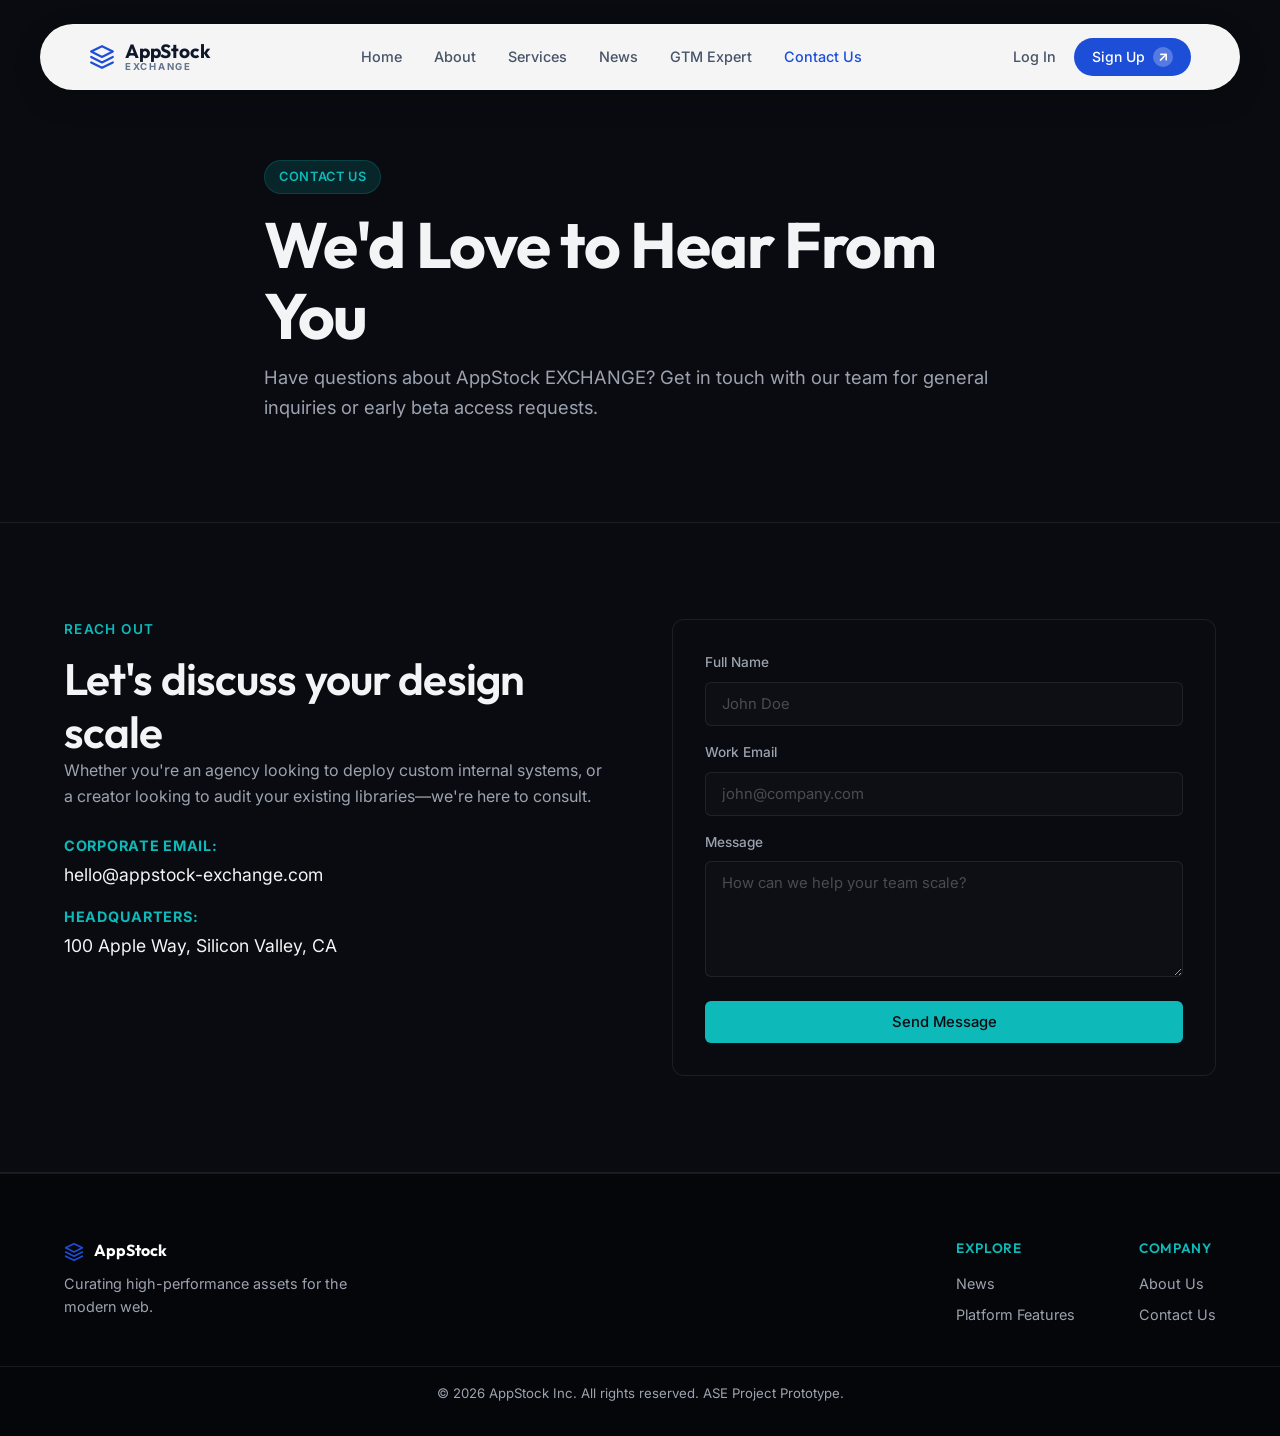
<file: contact.html>
<!DOCTYPE html>
<html lang="en">
<head>
  <meta charset="UTF-8">
  <meta name="viewport" content="width=device-width, initial-scale=1.0">
  <title>Contact Us — AppStock EXCHANGE</title>
  <meta name="description" content="Get in touch with the AppStock EXCHANGE team to request early access, partnerships, or support.">
  <!-- Fonts -->
  <link rel="preconnect" href="https://fonts.googleapis.com">
  <link rel="preconnect" href="https://fonts.gstatic.com" crossorigin>
  <link href="https://fonts.googleapis.com/css2?family=Inter:wght@300;400;500;600&family=Outfit:wght@400;500;600;700&display=swap" rel="stylesheet">
  <!-- Stylesheet -->
  <link rel="stylesheet" href="assets/css/main.css">
</head>
<body>

  <!-- Figma Canvas Mode Container -->
  <div id="figma-container" class="figma-mode-disabled">
    
    <!-- Figma Top Toolbar -->
    <div class="figma-toolbar">
      <div class="figma-toolbar-left">
        <div class="figma-menu-icon" title="Main Menu">
          <svg viewBox="0 0 24 24" width="16" height="16" fill="currentColor"><path d="M3 18h18v-2H3v2zm0-5h18v-2H3v2zm0-7v2h18V6H3z"/></svg>
        </div>
        <div class="figma-tools">
          <button class="tool-btn active" title="Move (V)">
            <svg viewBox="0 0 24 24" width="16" height="16" fill="currentColor"><path d="M12 2L4.5 20.29l.71.71L12 18l6.79 3 .71-.71L12 2z"/></svg>
          </button>
          <button class="tool-btn" title="Region / Frame (F)">
            <svg viewBox="0 0 24 24" width="16" height="16" fill="currentColor"><path d="M4 4h7v7H4zm9 0h7v7h-7zm0 9h7v7h-7zm-9 0h7v7H4z"/></svg>
          </button>
          <button class="tool-btn" title="Rectangle (R)">
            <svg viewBox="0 0 24 24" width="16" height="16" stroke="currentColor" stroke-width="2" fill="none"><rect x="4" y="4" width="16" height="16" rx="2"/></svg>
          </button>
          <button class="tool-btn" title="Pen (P)">
            <svg viewBox="0 0 24 24" width="16" height="16" stroke="currentColor" stroke-width="2" fill="none"><path d="M17 3a2.828 2.828 0 1 1 4 4L7.5 20.5 2 22l1.5-5.5L17 3z"/></svg>
          </button>
          <button class="tool-btn" title="Text (T)">
            <svg viewBox="0 0 24 24" width="16" height="16" fill="currentColor"><path d="M5 4v3h5.5v12h3V7H19V4H5z"/></svg>
          </button>
          <button class="tool-btn" title="Hand (H)">
            <svg viewBox="0 0 24 24" width="16" height="16" fill="currentColor"><path d="M12 2a3 3 0 0 0-3 3v6.75l-1.25-.42a1.5 1.5 0 0 0-1.78.65 1.5 1.5 0 0 0 .53 2l4.5 2A6 6 0 0 0 17 19v-9a3 3 0 0 0-3-3 3 3 0 0 0-.25.01A3 3 0 0 0 12 2z"/></svg>
          </button>
          <button class="tool-btn" title="Add Comment (C)">
            <svg viewBox="0 0 24 24" width="16" height="16" stroke="currentColor" stroke-width="2" fill="none"><path d="M21 15a2 2 0 0 1-2 2H7l-4 4V5a2 2 0 0 1 2-2h14a2 2 0 0 1 2 2z"/></svg>
          </button>
        </div>
      </div>
      <div class="figma-toolbar-center">
        <span class="file-name">AppStock EXCHANGE Web App Prototype</span>
        <span class="file-status">Draft / Presenting</span>
      </div>
      <div class="figma-toolbar-right">
        <div class="user-avatars">
          <span class="avatar-circle" style="background-color: #ef4444;">A</span>
          <span class="avatar-circle" style="background-color: #0db9b9;">S</span>
        </div>
        <button class="figma-btn share-btn">Share</button>
        <button class="figma-btn play-btn" id="play-mode-btn" title="Return to Live Site View">
          <svg viewBox="0 0 24 24" width="14" height="14" fill="currentColor"><path d="M8 5v14l11-7z"/></svg>
        </button>
      </div>
    </div>

    <!-- Figma Workspace -->
    <div class="figma-workspace">
      <!-- Left Sidebar: Layers & Pages -->
      <aside class="figma-sidebar left-sidebar">
        <div class="sidebar-tabs">
          <button class="tab-btn active">Layers</button>
          <button class="tab-btn">Assets</button>
        </div>
        <div class="sidebar-content">
          <div class="pages-list-container">
            <div class="sidebar-header">Pages</div>
            <ul class="pages-list">
              <li>
                <a href="index.html" class="page-link">
                  <svg viewBox="0 0 24 24" width="12" height="12" fill="currentColor"><path d="M10 20v-6h4v6h5v-8h3L12 3 2 12h3v8z"/></svg>
                  Home / Landing
                </a>
              </li>
              <li>
                <a href="about.html" class="page-link">
                  <svg viewBox="0 0 24 24" width="12" height="12" fill="currentColor"><path d="M12 2C6.48 2 2 6.48 2 12s4.48 10 10 10 10-4.48 10-10S17.52 2 12 2zm1 15h-2v-6h2v6zm0-8h-2V7h2v2z"/></svg>
                  About Us
                </a>
              </li>
              <li>
                <a href="services.html" class="page-link">
                  <svg viewBox="0 0 24 24" width="12" height="12" fill="currentColor"><path d="M12 2c1.1 0 2 .9 2 2s-.9 2-2 2-2-.9-2-2 .9-2 2-2zm9 7h-6v13h-2v-6h-2v6H9V9H3V7h18v2z"/></svg>
                  Services
                </a>
              </li>
              <li>
                <a href="categories.html" class="page-link">
                  <svg viewBox="0 0 24 24" width="12" height="12" fill="currentColor"><path d="M4 6H2v14c0 1.1.9 2 2 2h14v-2H4V6zm16-4H8c-1.1 0-2 .9-2 2v12c0 1.1.9 2 2 2h12c1.1 0 2-.9 2-2V4c0-1.1-.9-2-2-2zm0 14H8V4h12v12z"/></svg>
                  App Stock
                </a>
              </li>
              <li>
                <a href="gtm-expert.html" class="page-link">
                  <svg viewBox="0 0 24 24" width="12" height="12" fill="currentColor"><path d="M12 2l3.09 6.26L22 9.27l-5 4.87 1.18 6.88L12 17.77l-6.18 3.25L7 14.14 2 9.27l6.91-1.01L12 2z"/></svg>
                  GTM/CTA Expert
                </a>
              </li>
              <li>
                <a href="contact.html" class="page-link active">
                  <svg viewBox="0 0 24 24" width="12" height="12" fill="currentColor"><path d="M20 4H4c-1.1 0-1.99.9-1.99 2L2 18c0 1.1.9 2 2 2h16c1.1 0 2-.9 2-2V6c0-1.1-.9-2-2-2zm0 4l-8 5-8-5V6l8 5 8-5v2z"/></svg>
                  Contact Us
                </a>
              </li>
            </ul>
          </div>
          
          <div class="layers-list-container">
            <div class="sidebar-header">Layers</div>
            <ul class="layers-list" id="layers-list">
              <!-- Rendered dynamically by javascript -->
            </ul>
          </div>
        </div>
      </aside>

      <!-- Central Figma Canvas Area -->
      <main class="figma-canvas" id="figma-canvas">
        <div class="canvas-grid-overlay"></div>
        
        <!-- Figma Frame Node -->
        <div class="figma-frame-node" id="desktop-frame">
          <div class="figma-frame-label">
            <span class="frame-icon">#</span>
            <span class="frame-text">AppStock EXCHANGE - Contact</span>
          </div>
          
          <!-- Web Viewport inside the Figma frame -->
          <div class="website-viewport">

            <!-- Header -->
            <header>
              <div class="container nav-container">
                <div class="logo">
                  <a href="index.html" class="logo-link">
                    <svg viewBox="0 0 24 24" class="logo-icon" fill="none" stroke="currentColor" stroke-width="2" stroke-linecap="round" stroke-linejoin="round">
                      <polygon points="12 2 2 7 12 12 22 7 12 2"></polygon>
                      <polyline points="2 17 12 22 22 17"></polyline>
                      <polyline points="2 12 12 17 22 12"></polyline>
                    </svg>
                    <div class="logo-text-group">
                      <span class="logo-brand">AppStock</span>
                      <span class="logo-sub">EXCHANGE</span>
                    </div>
                  </a>
                </div>
                <nav>
                  <a href="index.html">Home</a>
                  <a href="about.html">About</a>
                  <a href="services.html">Services</a>
                  <a href="categories.html">News</a>
                  <a href="gtm-expert.html">GTM Expert</a>
                  <a href="contact.html" class="active">Contact Us</a>
                </nav>
                <div class="header-actions">
                  <a href="#" class="btn-login">Log In</a>
                  <a href="contact.html" class="btn-signup">
                    Sign Up
                    <span class="arrow-circle">&#x2197;</span>
                  </a>
                </div>
              </div>
            </header>

            <!-- Banner Hero Section -->
            <section class="banner-hero" id="banner-hero-section">
              <div class="hero-bg" style="background-image: url('assets/images/hero.png');"></div>
              <div class="hero-overlay"></div>
              <div class="container banner-container">
                <span class="badge">Contact Us</span>
                <h1>We'd Love to Hear From You</h1>
                <p>Have questions about AppStock EXCHANGE? Get in touch with our team for general inquiries or early beta access requests.</p>
              </div>
            </section>

            <!-- Contact Form Section -->
            <section class="contact-page-section" id="contact-page-section">
              <div class="container contact-grid">
                <div class="contact-info-block">
                  <span class="section-tag">Reach Out</span>
                  <h2>Let's discuss your design scale</h2>
                  <p>Whether you're an agency looking to deploy custom internal systems, or a creator looking to audit your existing libraries—we're here to consult.</p>
                  
                  <div class="info-items">
                    <div class="info-item">
                      <strong>Corporate Email:</strong>
                      <p>hello@appstock-exchange.com</p>
                    </div>
                    <div class="info-item">
                      <strong>Headquarters:</strong>
                      <p>100 Apple Way, Silicon Valley, CA</p>
                    </div>
                  </div>
                </div>

                <div class="contact-form-block">
                  <form class="contact-form" onsubmit="event.preventDefault(); alert('Lead Form Submissions are disabled in Phase 1.');">
                    <div class="form-group">
                      <label for="name">Full Name</label>
                      <input type="text" id="name" placeholder="John Doe" required>
                    </div>
                    <div class="form-group">
                      <label for="email">Work Email</label>
                      <input type="email" id="email" placeholder="john@company.com" required>
                    </div>
                    <div class="form-group">
                      <label for="message">Message</label>
                      <textarea id="message" rows="5" placeholder="How can we help your team scale?"></textarea>
                    </div>
                    <button type="submit" class="btn btn-full">Send Message</button>
                  </form>
                </div>
              </div>
            </section>

            <!-- Footer -->
            <footer id="footer-section">
              <div class="container footer-container">
                <div class="footer-brand">
                  <div class="logo">
                    <svg viewBox="0 0 24 24" class="logo-icon" fill="none" stroke="currentColor" stroke-width="2" stroke-linecap="round" stroke-linejoin="round" style="width: 20px; height: 20px; vertical-align: middle; margin-right: 6px; color: #1d4ed8;">
                      <polygon points="12 2 2 7 12 12 22 7 12 2"></polygon>
                      <polyline points="2 17 12 22 22 17"></polyline>
                      <polyline points="2 12 12 17 22 12"></polyline>
                    </svg>
                    <span style="font-weight: 700; color: #fff; font-family: var(--font-heading);">AppStock</span>
                  </div>
                  <p>Curating high-performance assets for the modern web.</p>
                </div>
                <div class="footer-links">
                  <div class="link-group">
                    <h4>Explore</h4>
                    <a href="categories.html">News</a>
                    <a href="services.html">Platform Features</a>
                  </div>
                  <div class="link-group">
                    <h4>Company</h4>
                    <a href="about.html">About Us</a>
                    <a href="contact.html">Contact Us</a>
                  </div>
                </div>
              </div>
              <div class="footer-bottom">
                <p>&copy; 2026 AppStock Inc. All rights reserved. ASE Project Prototype.</p>
              </div>
            </footer>

          </div>
        </div>
      </main>

      <!-- Right Sidebar: Inspect & Settings -->
      <aside class="figma-sidebar right-sidebar">
        <div class="sidebar-tabs">
          <button class="tab-btn active">Design</button>
          <button class="tab-btn">Prototype</button>
          <button class="tab-btn">Inspect</button>
        </div>
        <div class="sidebar-content right-sidebar-content">
          <div class="inspect-panel">
            <div class="sidebar-header">Alignment</div>
            <div class="align-tools">
              <span class="align-icon" title="Align Left">
                <svg viewBox="0 0 24 24" width="16" height="16" fill="currentColor"><path d="M4 19h2V5H4v14zm4-4h12v-2H8v2zm0-4h8V9H8v2z"/></svg>
              </span>
              <span class="align-icon" title="Align Horizontal Centers">
                <svg viewBox="0 0 24 24" width="16" height="16" fill="currentColor"><path d="M8 19h3v3h2v-3h3v-2h-3v-4h4V9h-4V5h2V3h-2V1h-2v2H9v2h2v4H7v2h4v4H8v2z"/></svg>
              </span>
              <span class="align-icon" title="Align Right">
                <svg viewBox="0 0 24 24" width="16" height="16" fill="currentColor"><path d="M20 19h2V5h-2v14zM4 15h12v-2H4v2zm4-4h8V9H8v2z"/></svg>
              </span>
              <span class="align-icon" title="Align Top">
                <svg viewBox="0 0 24 24" width="16" height="16" fill="currentColor"><path d="M5 4v2h14V4H5zm4 4v12h2V8H9zm4 0v8h2V8h-2z"/></svg>
              </span>
              <span class="align-icon" title="Align Vertical Centers">
                <svg viewBox="0 0 24 24" width="16" height="16" fill="currentColor"><path d="M19 11h-3V8h-2v3h-4V7H8v4H4v2h4v4h2v-4h4v3h2v-3h3v-2z"/></svg>
              </span>
              <span class="align-icon" title="Align Bottom">
                <svg viewBox="0 0 24 24" width="16" height="16" fill="currentColor"><path d="M5 18h14v2H5v-2zm4-4h2V4H9v10zm4 0h2V4h-2v10z"/></svg>
              </span>
            </div>
            
            <div class="sidebar-header">Frame Details</div>
            <div class="property-grid">
              <div class="property-item"><span class="prop-label">W</span><span class="prop-val">1200</span></div>
              <div class="property-item"><span class="prop-label">H</span><span class="prop-val" id="frame-height-display">1800</span></div>
              <div class="property-item"><span class="prop-label">X</span><span class="prop-val">0</span></div>
              <div class="property-item"><span class="prop-label">Y</span><span class="prop-val">0</span></div>
            </div>

            <div class="sidebar-header">Layer Styling Spec</div>
            <div class="property-grid">
              <div class="property-item full-width"><span class="prop-label">Layer</span><span class="prop-val text-truncate" id="selected-layer-name">❖ AppStock EXCHANGE - Contact</span></div>
              <div class="property-item"><span class="prop-label">Opacity</span><span class="prop-val">100%</span></div>
              <div class="property-item"><span class="prop-label">Blend</span><span class="prop-val">Normal</span></div>
            </div>

            <div class="sidebar-header">Color Palette Tokens</div>
            <div class="color-palette-list">
              <div class="color-row">
                <span class="color-swatch" style="background-color: #090b10; border: 1px solid rgba(255,255,255,0.2);"></span>
                <span class="color-label">--color-bg: #090b10</span>
              </div>
              <div class="color-row">
                <span class="color-swatch" style="background-color: #121620;"></span>
                <span class="color-label">--color-surface: #121620</span>
              </div>
              <div class="color-row">
                <span class="color-swatch" style="background-color: #0db9b9;"></span>
                <span class="color-label">--color-primary: #0db9b9</span>
              </div>
              <div class="color-row">
                <span class="color-swatch" style="background-color: #f3f4f6;"></span>
                <span class="color-label">--color-text: #f3f4f6</span>
              </div>
            </div>

            <div class="sidebar-header">Inspect CSS properties</div>
            <div class="code-spec-container">
              <pre><code class="css-spec-code" id="css-spec-content">/* Select any layer in the left sidebar to inspect its CSS styles in real-time. */</code></pre>
            </div>
          </div>
        </div>
      </aside>
    </div>
  </div>

  <!-- Persistent Floating Trigger Button to switch to Figma canvas mode -->
  <button id="figma-mode-toggle" class="figma-toggle-float" title="Switch between Figma Design View and Live Site View">
    <svg viewBox="0 0 24 24" width="20" height="20" fill="currentColor"><path d="M12 2C6.48 2 2 6.48 2 12s4.48 10 10 10 10-4.48 10-10S17.52 2 12 2zm-1 17.93c-3.95-.49-7-3.85-7-7.93 0-.62.08-1.21.21-1.79L9 15v1c0 1.1.9 2 2 2v1.93zm6.9-2.54c-.26-.81-1-1.39-1.9-1.39h-1v-3c0-.55-.45-1-1-1H8v-2h2c.55 0 1-.45 1-1V7h2c1.1 0 2-.9 2-2v-.41c2.93 1.19 5 4.06 5 7.41 0 2.08-.8 3.97-2.1 5.39z"/></svg>
    <span>Figma Design Mode</span>
  </button>

  <!-- Script -->
  <script src="assets/js/script.js"></script>
</body>
</html>
</file>
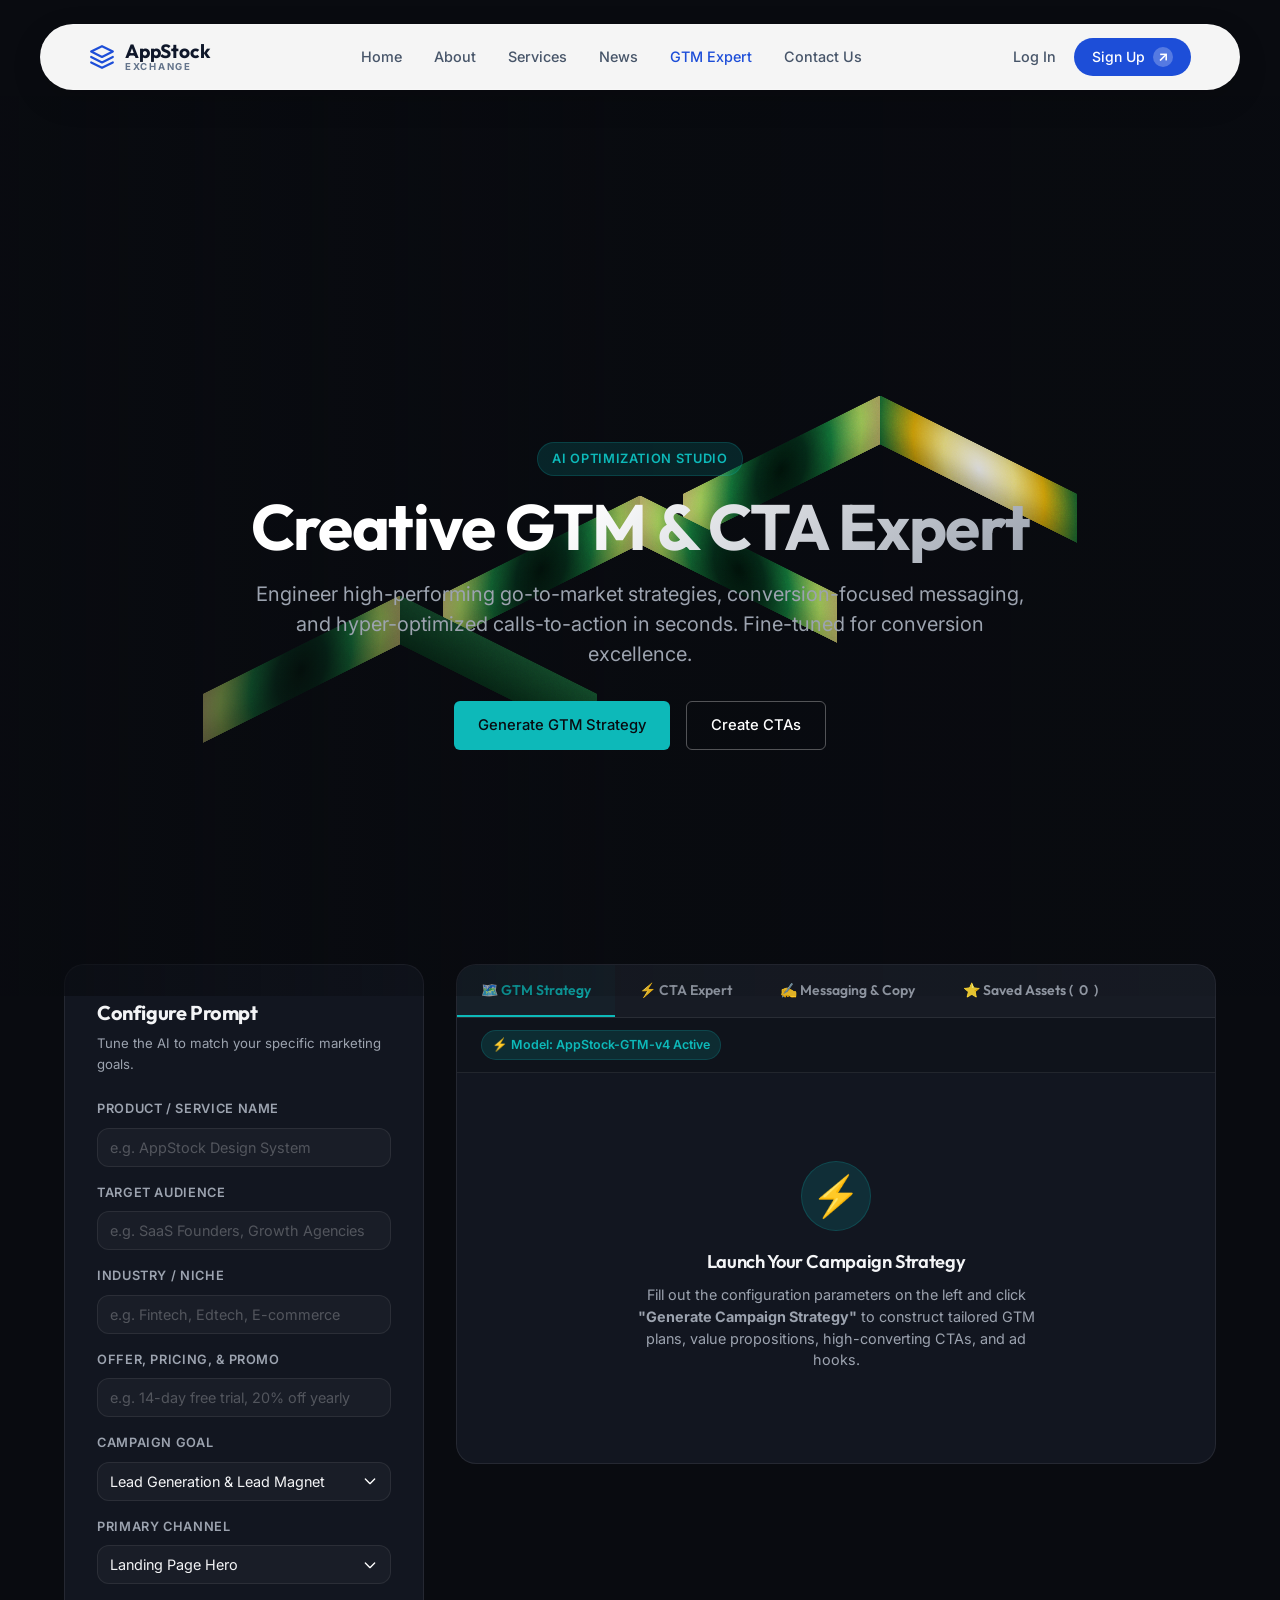
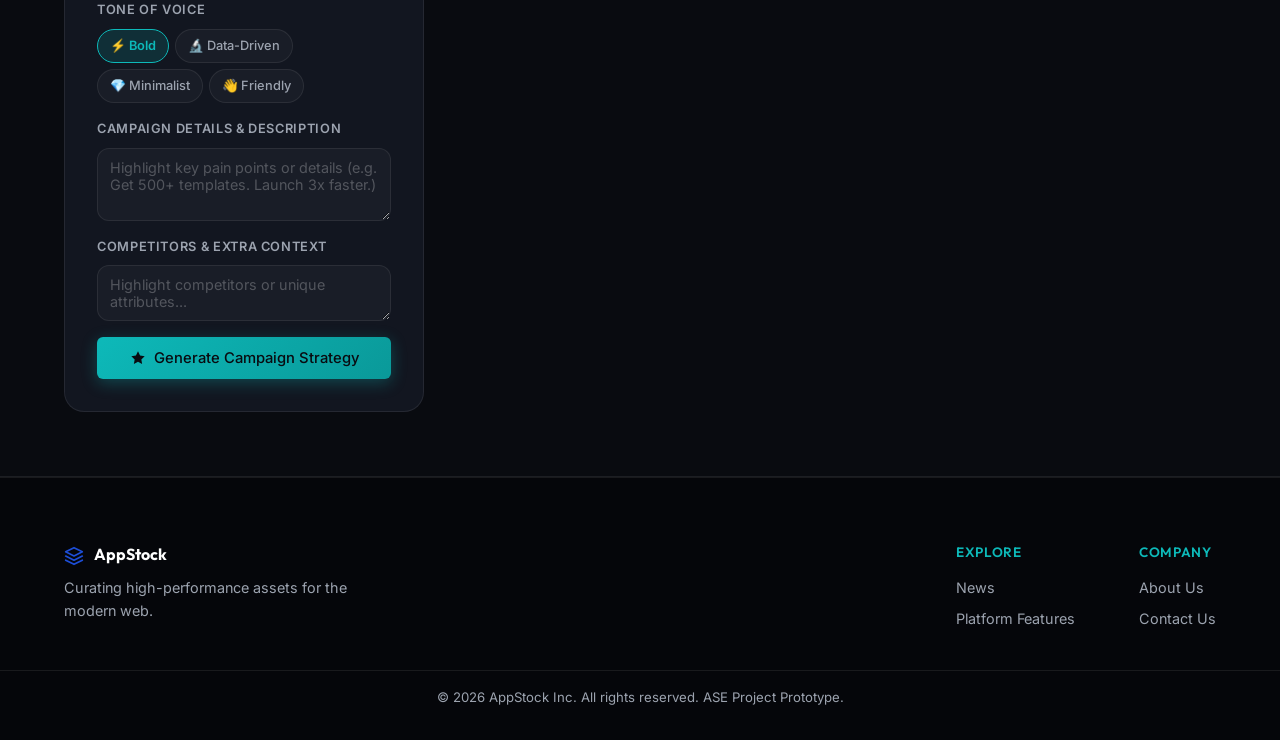
<file: gtm-expert.html>
<!DOCTYPE html>
<html lang="en">
<head>
  <meta charset="UTF-8">
  <meta name="viewport" content="width=device-width, initial-scale=1.0">
  <title>GTM & CTA Expert — AppStock EXCHANGE</title>
  <meta name="description" content="Generate conversion-optimized copy, GTM strategies, and call-to-actions with AppStock EXCHANGE's AI-Powered Marketing Expert.">
  <!-- Fonts -->
  <link rel="preconnect" href="https://fonts.googleapis.com">
  <link rel="preconnect" href="https://fonts.gstatic.com" crossorigin>
  <link href="https://fonts.googleapis.com/css2?family=Inter:wght@300;400;500;600&family=Outfit:wght@400;500;600;700&display=swap" rel="stylesheet">
  <!-- Stylesheet -->
  <link rel="stylesheet" href="assets/css/main.css">
</head>
<body>

  <!-- Figma Canvas Mode Container -->
  <div id="figma-container" class="figma-mode-disabled">
    
    <!-- Figma Top Toolbar -->
    <div class="figma-toolbar">
      <div class="figma-toolbar-left">
        <div class="figma-menu-icon" title="Main Menu">
          <svg viewBox="0 0 24 24" width="16" height="16" fill="currentColor"><path d="M3 18h18v-2H3v2zm0-5h18v-2H3v2zm0-7v2h18V6H3z"/></svg>
        </div>
        <div class="figma-tools">
          <button class="tool-btn active" title="Move (V)">
            <svg viewBox="0 0 24 24" width="16" height="16" fill="currentColor"><path d="M12 2L4.5 20.29l.71.71L12 18l6.79 3 .71-.71L12 2z"/></svg>
          </button>
          <button class="tool-btn" title="Region / Frame (F)">
            <svg viewBox="0 0 24 24" width="16" height="16" fill="currentColor"><path d="M4 4h7v7H4zm9 0h7v7h-7zm0 9h7v7h-7zm-9 0h7v7H4z"/></svg>
          </button>
          <button class="tool-btn" title="Rectangle (R)">
            <svg viewBox="0 0 24 24" width="16" height="16" stroke="currentColor" stroke-width="2" fill="none"><rect x="4" y="4" width="16" height="16" rx="2"/></svg>
          </button>
          <button class="tool-btn" title="Pen (P)">
            <svg viewBox="0 0 24 24" width="16" height="16" stroke="currentColor" stroke-width="2" fill="none"><path d="M17 3a2.828 2.828 0 1 1 4 4L7.5 20.5 2 22l1.5-5.5L17 3z"/></svg>
          </button>
          <button class="tool-btn" title="Text (T)">
            <svg viewBox="0 0 24 24" width="16" height="16" fill="currentColor"><path d="M5 4v3h5.5v12h3V7H19V4H5z"/></svg>
          </button>
          <button class="tool-btn" title="Hand (H)">
            <svg viewBox="0 0 24 24" width="16" height="16" fill="currentColor"><path d="M12 2a3 3 0 0 0-3 3v6.75l-1.25-.42a1.5 1.5 0 0 0-1.78.65 1.5 1.5 0 0 0 .53 2l4.5 2A6 6 0 0 0 17 19v-9a3 3 0 0 0-3-3 3 3 0 0 0-.25.01A3 3 0 0 0 12 2z"/></svg>
          </button>
          <button class="tool-btn" title="Add Comment (C)">
            <svg viewBox="0 0 24 24" width="16" height="16" stroke="currentColor" stroke-width="2" fill="none"><path d="M21 15a2 2 0 0 1-2 2H7l-4 4V5a2 2 0 0 1 2-2h14a2 2 0 0 1 2 2z"/></svg>
          </button>
        </div>
      </div>
      <div class="figma-toolbar-center">
        <span class="file-name">AppStock EXCHANGE Web App Prototype</span>
        <span class="file-status">Draft / Presenting</span>
      </div>
      <div class="figma-toolbar-right">
        <div class="user-avatars">
          <span class="avatar-circle" style="background-color: #ef4444;">A</span>
          <span class="avatar-circle" style="background-color: #0db9b9;">S</span>
        </div>
        <button class="figma-btn share-btn">Share</button>
        <button class="figma-btn play-btn" id="play-mode-btn" title="Return to Live Site View">
          <svg viewBox="0 0 24 24" width="14" height="14" fill="currentColor"><path d="M8 5v14l11-7z"/></svg>
        </button>
      </div>
    </div>

    <!-- Figma Workspace -->
    <div class="figma-workspace">
      <!-- Left Sidebar: Layers & Pages -->
      <aside class="figma-sidebar left-sidebar">
        <div class="sidebar-tabs">
          <button class="tab-btn active">Layers</button>
          <button class="tab-btn">Assets</button>
        </div>
        <div class="sidebar-content">
          <div class="pages-list-container">
            <div class="sidebar-header">Pages</div>
            <ul class="pages-list">
              <li>
                <a href="index.html" class="page-link">
                  <svg viewBox="0 0 24 24" width="12" height="12" fill="currentColor"><path d="M10 20v-6h4v6h5v-8h3L12 3 2 12h3v8z"/></svg>
                  Home / Landing
                </a>
              </li>
              <li>
                <a href="about.html" class="page-link">
                  <svg viewBox="0 0 24 24" width="12" height="12" fill="currentColor"><path d="M12 2C6.48 2 2 6.48 2 12s4.48 10 10 10 10-4.48 10-10S17.52 2 12 2zm1 15h-2v-6h2v6zm0-8h-2V7h2v2z"/></svg>
                  About Us
                </a>
              </li>
              <li>
                <a href="services.html" class="page-link">
                  <svg viewBox="0 0 24 24" width="12" height="12" fill="currentColor"><path d="M12 2c1.1 0 2 .9 2 2s-.9 2-2 2-2-.9-2-2 .9-2 2-2zm9 7h-6v13h-2v-6h-2v6H9V9H3V7h18v2z"/></svg>
                  Services
                </a>
              </li>
              <li>
                <a href="categories.html" class="page-link">
                  <svg viewBox="0 0 24 24" width="12" height="12" fill="currentColor"><path d="M4 6H2v14c0 1.1.9 2 2 2h14v-2H4V6zm16-4H8c-1.1 0-2 .9-2 2v12c0 1.1.9 2 2 2h12c1.1 0 2-.9 2-2V4c0-1.1-.9-2-2-2zm0 14H8V4h12v12z"/></svg>
                  App Stock
                </a>
              </li>
              <li>
                <a href="gtm-expert.html" class="page-link active">
                  <svg viewBox="0 0 24 24" width="12" height="12" fill="currentColor"><path d="M12 2l3.09 6.26L22 9.27l-5 4.87 1.18 6.88L12 17.77l-6.18 3.25L7 14.14 2 9.27l6.91-1.01L12 2z"/></svg>
                  GTM/CTA Expert
                </a>
              </li>
              <li>
                <a href="contact.html" class="page-link">
                  <svg viewBox="0 0 24 24" width="12" height="12" fill="currentColor"><path d="M20 4H4c-1.1 0-1.99.9-1.99 2L2 18c0 1.1.9 2 2 2h16c1.1 0 2-.9 2-2V6c0-1.1-.9-2-2-2zm0 4l-8 5-8-5V6l8 5 8-5v2z"/></svg>
                  Contact Us
                </a>
              </li>
            </ul>
          </div>
          
          <div class="layers-list-container">
            <div class="sidebar-header">Layers</div>
            <ul class="layers-list" id="layers-list">
              <!-- Rendered dynamically by javascript -->
            </ul>
          </div>
        </div>
      </aside>

      <!-- Central Figma Canvas Area -->
      <main class="figma-canvas" id="figma-canvas">
        <div class="canvas-grid-overlay"></div>
        
        <!-- Figma Frame Node -->
        <div class="figma-frame-node" id="desktop-frame">
          <div class="figma-frame-label">
            <span class="frame-icon">#</span>
            <span class="frame-text">AppStock EXCHANGE - GTM/CTA Expert</span>
          </div>
          
          <!-- Web Viewport inside the Figma frame -->
          <div class="website-viewport">

            <!-- Header -->
            <header>
              <div class="container nav-container">
                <div class="logo">
                  <a href="index.html" class="logo-link">
                    <svg viewBox="0 0 24 24" class="logo-icon" fill="none" stroke="currentColor" stroke-width="2" stroke-linecap="round" stroke-linejoin="round">
                      <polygon points="12 2 2 7 12 12 22 7 12 2"></polygon>
                      <polyline points="2 17 12 22 22 17"></polyline>
                      <polyline points="2 12 12 17 22 12"></polyline>
                    </svg>
                    <div class="logo-text-group">
                      <span class="logo-brand">AppStock</span>
                      <span class="logo-sub">EXCHANGE</span>
                    </div>
                  </a>
                </div>
                <nav>
                  <a href="index.html">Home</a>
                  <a href="about.html">About</a>
                  <a href="services.html">Services</a>
                  <a href="categories.html">News</a>
                  <a href="gtm-expert.html" class="active">GTM Expert</a>
                  <a href="contact.html">Contact Us</a>
                </nav>
                <div class="header-actions">
                  <a href="#" class="btn-login">Log In</a>
                  <a href="contact.html" class="btn-signup">
                    Sign Up
                    <span class="arrow-circle">&#x2197;</span>
                  </a>
                </div>
              </div>
            </header>

            <!-- Hero Section -->
            <section class="hero-section" id="hero-section">
              <div class="hero-sticky-container">
                <div class="hero-cubes-container">
                  <div class="cube-wrapper cube-left" id="cube-left">
                    <div class="cube">
                      <div class="slice slice-5">
                        <div class="face top"></div>
                        <div class="face front"></div>
                        <div class="face side"></div>
                      </div>
                      <div class="slice slice-4">
                        <div class="face top"></div>
                        <div class="face front"></div>
                        <div class="face side"></div>
                      </div>
                      <div class="slice slice-3">
                        <div class="face top"></div>
                        <div class="face front"></div>
                        <div class="face side"></div>
                      </div>
                      <div class="slice slice-2">
                        <div class="face top"></div>
                        <div class="face front"></div>
                        <div class="face side"></div>
                      </div>
                      <div class="slice slice-1">
                        <div class="face top"></div>
                        <div class="face front"></div>
                        <div class="face side"></div>
                      </div>
                    </div>
                  </div>
                  <div class="cube-wrapper cube-middle" id="cube-middle">
                    <div class="cube">
                      <div class="slice slice-5">
                        <div class="face top"></div>
                        <div class="face front"></div>
                        <div class="face side"></div>
                      </div>
                      <div class="slice slice-4">
                        <div class="face top"></div>
                        <div class="face front"></div>
                        <div class="face side"></div>
                      </div>
                      <div class="slice slice-3">
                        <div class="face top"></div>
                        <div class="face front"></div>
                        <div class="face side"></div>
                      </div>
                      <div class="slice slice-2">
                        <div class="face top"></div>
                        <div class="face front"></div>
                        <div class="face side"></div>
                      </div>
                      <div class="slice slice-1">
                        <div class="face top"></div>
                        <div class="face front"></div>
                        <div class="face side"></div>
                      </div>
                    </div>
                  </div>
                  <div class="cube-wrapper cube-right" id="cube-right">
                    <div class="cube">
                      <div class="slice slice-5">
                        <div class="face top"></div>
                        <div class="face front"></div>
                        <div class="face side"></div>
                      </div>
                      <div class="slice slice-4">
                        <div class="face top"></div>
                        <div class="face front"></div>
                        <div class="face side"></div>
                      </div>
                      <div class="slice slice-3">
                        <div class="face top"></div>
                        <div class="face front"></div>
                        <div class="face side"></div>
                      </div>
                      <div class="slice slice-2">
                        <div class="face top"></div>
                        <div class="face front"></div>
                        <div class="face side"></div>
                      </div>
                      <div class="slice slice-1">
                        <div class="face top"></div>
                        <div class="face front"></div>
                        <div class="face side"></div>
                      </div>
                    </div>
                  </div>
                </div>
                <div class="hero-overlay"></div>
                <div class="container hero-container">
                  <span class="badge">AI Optimization Studio</span>
                  <h1 class="hero-title">Creative GTM & CTA Expert</h1>
                  <p class="hero-subtitle">Engineer high-performing go-to-market strategies, conversion-focused messaging, and hyper-optimized calls-to-action in seconds. Fine-tuned for conversion excellence.</p>
                  <div class="hero-ctas">
                    <a href="#gtm-tool-section" class="btn btn-primary">Generate GTM Strategy</a>
                    <a href="#gtm-tool-section" class="btn btn-outline">Create CTAs</a>
                  </div>
                </div>
              </div>
            </section>

            <!-- Interactive Tool Workspace Section -->
            <section class="gtm-tool-section" id="gtm-tool-section">
              <div class="container">
                <div class="gtm-workspace-grid">
                  
                  <!-- Left Sidebar: Controls -->
                  <div class="tool-controls-panel">
                    <h3>Configure Prompt</h3>
                    <p class="panel-subtitle">Tune the AI to match your specific marketing goals.</p>
                    
                    <div class="control-group">
                      <label for="gtm-prod-name">Product / Service Name</label>
                      <input type="text" id="gtm-prod-name" class="tool-input" placeholder="e.g. AppStock Design System">
                    </div>

                    <div class="control-group">
                      <label for="gtm-target-audience">Target Audience</label>
                      <input type="text" id="gtm-target-audience" class="tool-input" placeholder="e.g. SaaS Founders, Growth Agencies">
                    </div>

                    <div class="control-group">
                      <label for="gtm-industry">Industry / Niche</label>
                      <input type="text" id="gtm-industry" class="tool-input" placeholder="e.g. Fintech, Edtech, E-commerce">
                    </div>

                    <div class="control-group">
                      <label for="gtm-offer">Offer, Pricing, & Promo</label>
                      <input type="text" id="gtm-offer" class="tool-input" placeholder="e.g. 14-day free trial, 20% off yearly">
                    </div>

                    <div class="control-group">
                      <label for="gtm-goal">Campaign Goal</label>
                      <select id="gtm-goal" class="tool-select">
                        <option value="leads">Lead Generation & Lead Magnet</option>
                        <option value="launch">New Product / Feature Launch</option>
                        <option value="sales">Direct Sales & Purchase Optimization</option>
                        <option value="trial">Free Trial Signups (SaaS model)</option>
                      </select>
                    </div>

                    <div class="control-group">
                      <label for="gtm-marketing-channel">Primary Channel</label>
                      <select id="gtm-marketing-channel" class="tool-select">
                        <option value="landing">Landing Page Hero</option>
                        <option value="meta">Meta Ads (Facebook / Instagram)</option>
                        <option value="linkedin">LinkedIn Sponsor Ads</option>
                        <option value="email">Urgency Email Sequences</option>
                        <option value="google">Google Search Copy / PPC</option>
                      </select>
                    </div>

                    <div class="control-group">
                      <label for="gtm-tone">Tone of Voice</label>
                      <div class="tone-pills">
                        <span class="tone-pill active" data-tone="bold">⚡ Bold</span>
                        <span class="tone-pill" data-tone="scientific">🔬 Data-Driven</span>
                        <span class="tone-pill" data-tone="minimal">💎 Minimalist</span>
                        <span class="tone-pill" data-tone="casual">👋 Friendly</span>
                      </div>
                    </div>

                    <div class="control-group">
                      <label for="gtm-description">Campaign Details & Description</label>
                      <textarea id="gtm-description" class="tool-textarea" rows="3" placeholder="Highlight key pain points or details (e.g. Get 500+ templates. Launch 3x faster.)"></textarea>
                    </div>

                    <div class="control-group">
                      <label for="gtm-extra">Competitors & Extra Context</label>
                      <textarea id="gtm-extra" class="tool-textarea" rows="2" placeholder="Highlight competitors or unique attributes..."></textarea>
                    </div>

                    <button class="btn btn-full gtm-generate-btn" id="full-tool-generate-btn">
                      <svg viewBox="0 0 24 24" width="16" height="16" fill="currentColor"><path d="M12 2l3.09 6.26L22 9.27l-5 4.87 1.18 6.88L12 17.77l-6.18 3.25L7 14.14 2 9.27l6.91-1.01L12 2z"/></svg>
                      Generate Campaign Strategy
                    </button>
                  </div>

                  <!-- Right Area: Outputs -->
                  <div class="tool-results-panel">
                    <div class="results-header-tabs">
                      <button class="result-tab active" data-tab="gtm">🗺️ GTM Strategy</button>
                      <button class="result-tab" data-tab="cta">⚡ CTA Expert</button>
                      <button class="result-tab" data-tab="messaging">✍️ Messaging & Copy</button>
                      <button class="result-tab" data-tab="saved">⭐ Saved Assets (<span id="saved-count">0</span>)</button>
                    </div>

                    <div class="results-toolbar">
                      <span class="ai-confidence">⚡ Model: AppStock-GTM-v4 Active</span>
                      <div class="toolbar-actions">
                        <button class="btn btn-secondary btn-sm" id="export-all-btn" style="display: none;">📤 Export All</button>
                        <button class="btn btn-sm" id="clear-saved-btn" style="display: none; background: rgba(239, 68, 110, 0.15); border: 1px solid rgba(239, 68, 110, 0.3); color: #f43f5e;">🗑️ Clear Saved</button>
                      </div>
                    </div>

                    <!-- Scrollable output area -->
                    <div class="results-scroller" id="full-tool-results">
                      <!-- EMPTY STATE -->
                      <div class="empty-state-view" id="empty-state">
                        <div class="empty-icon">⚡</div>
                        <h4>Launch Your Campaign Strategy</h4>
                        <p>Fill out the configuration parameters on the left and click <strong>"Generate Campaign Strategy"</strong> to construct tailored GTM plans, value propositions, high-converting CTAs, and ad hooks.</p>
                      </div>
                      
                      <!-- GTM TAB PANEL -->
                      <div class="tab-panel active" id="panel-gtm" style="display: none;"></div>
                      
                      <!-- CTA TAB PANEL -->
                      <div class="tab-panel" id="panel-cta" style="display: none;"></div>
                      
                      <!-- MESSAGING TAB PANEL -->
                      <div class="tab-panel" id="panel-messaging" style="display: none;"></div>
                      
                      <!-- SAVED TAB PANEL -->
                      <div class="tab-panel" id="panel-saved" style="display: none;"></div>
                    </div>
                  </div>

                </div>
              </div>
            </section>

            <!-- Footer -->
            <footer id="footer-section">
              <div class="container footer-container">
                <div class="footer-brand">
                  <div class="logo">
                    <svg viewBox="0 0 24 24" class="logo-icon" fill="none" stroke="currentColor" stroke-width="2" stroke-linecap="round" stroke-linejoin="round" style="width: 20px; height: 20px; vertical-align: middle; margin-right: 6px; color: #1d4ed8;">
                      <polygon points="12 2 2 7 12 12 22 7 12 2"></polygon>
                      <polyline points="2 17 12 22 22 17"></polyline>
                      <polyline points="2 12 12 17 22 12"></polyline>
                    </svg>
                    <span style="font-weight: 700; color: #fff; font-family: var(--font-heading);">AppStock</span>
                  </div>
                  <p>Curating high-performance assets for the modern web.</p>
                </div>
                <div class="footer-links">
                  <div class="link-group">
                    <h4>Explore</h4>
                    <a href="categories.html">News</a>
                    <a href="services.html">Platform Features</a>
                  </div>
                  <div class="link-group">
                    <h4>Company</h4>
                    <a href="about.html">About Us</a>
                    <a href="contact.html">Contact Us</a>
                  </div>
                </div>
              </div>
              <div class="footer-bottom">
                <p>&copy; 2026 AppStock Inc. All rights reserved. ASE Project Prototype.</p>
              </div>
            </footer>

          </div>
        </div>
      </main>

      <!-- Right Sidebar: Inspect & Settings -->
      <aside class="figma-sidebar right-sidebar">
        <div class="sidebar-tabs">
          <button class="tab-btn active">Design</button>
          <button class="tab-btn">Prototype</button>
          <button class="tab-btn">Inspect</button>
        </div>
        <div class="sidebar-content right-sidebar-content">
          <div class="inspect-panel">
            <div class="sidebar-header">Alignment</div>
            <div class="align-tools">
              <span class="align-icon" title="Align Left">
                <svg viewBox="0 0 24 24" width="16" height="16" fill="currentColor"><path d="M4 19h2V5H4v14zm4-4h12v-2H8v2zm0-4h8V9H8v2z"/></svg>
              </span>
              <span class="align-icon" title="Align Horizontal Centers">
                <svg viewBox="0 0 24 24" width="16" height="16" fill="currentColor"><path d="M8 19h3v3h2v-3h3v-2h-3v-4h4V9h-4V5h2V3h-2V1h-2v2H9v2h2v4H7v2h4v4H8v2z"/></svg>
              </span>
              <span class="align-icon" title="Align Right">
                <svg viewBox="0 0 24 24" width="16" height="16" fill="currentColor"><path d="M20 19h2V5h-2v14zM4 15h12v-2H4v2zm4-4h8V9H8v2z"/></svg>
              </span>
              <span class="align-icon" title="Align Top">
                <svg viewBox="0 0 24 24" width="16" height="16" fill="currentColor"><path d="M5 4v2h14V4H5zm4 4v12h2V8H9zm4 0v8h2V8h-2z"/></svg>
              </span>
              <span class="align-icon" title="Align Vertical Centers">
                <svg viewBox="0 0 24 24" width="16" height="16" fill="currentColor"><path d="M19 11h-3V8h-2v3h-4V7H8v4H4v2h4v4h2v-4h4v3h2v-3h3v-2z"/></svg>
              </span>
              <span class="align-icon" title="Align Bottom">
                <svg viewBox="0 0 24 24" width="16" height="16" fill="currentColor"><path d="M5 18h14v2H5v-2zm4-4h2V4H9v10zm4 0h2V4h-2v10z"/></svg>
              </span>
            </div>
            
            <div class="sidebar-header">Frame Details</div>
            <div class="property-grid">
              <div class="property-item"><span class="prop-label">W</span><span class="prop-val">1200</span></div>
              <div class="property-item"><span class="prop-label">H</span><span class="prop-val" id="frame-height-display">1800</span></div>
              <div class="property-item"><span class="prop-label">X</span><span class="prop-val">0</span></div>
              <div class="property-item"><span class="prop-label">Y</span><span class="prop-val">0</span></div>
            </div>

            <div class="sidebar-header">Layer Styling Spec</div>
            <div class="property-grid">
              <div class="property-item full-width"><span class="prop-label">Layer</span><span class="prop-val text-truncate" id="selected-layer-name">❖ AppStock EXCHANGE - GTM/CTA Expert</span></div>
              <div class="property-item"><span class="prop-label">Opacity</span><span class="prop-val">100%</span></div>
              <div class="property-item"><span class="prop-label">Blend</span><span class="prop-val">Normal</span></div>
            </div>

            <div class="sidebar-header">Color Palette Tokens</div>
            <div class="color-palette-list">
              <div class="color-row">
                <span class="color-swatch" style="background-color: #090b10; border: 1px solid rgba(255,255,255,0.2);"></span>
                <span class="color-label">--color-bg: #090b10</span>
              </div>
              <div class="color-row">
                <span class="color-swatch" style="background-color: #121620;"></span>
                <span class="color-label">--color-surface: #121620</span>
              </div>
              <div class="color-row">
                <span class="color-swatch" style="background-color: #0db9b9;"></span>
                <span class="color-label">--color-primary: #0db9b9</span>
              </div>
              <div class="color-row">
                <span class="color-swatch" style="background-color: #f3f4f6;"></span>
                <span class="color-label">--color-text: #f3f4f6</span>
              </div>
            </div>

            <div class="sidebar-header">Inspect CSS properties</div>
            <div class="code-spec-container">
              <pre><code class="css-spec-code" id="css-spec-content">/* Select any layer in the left sidebar to inspect its CSS styles in real-time. */</code></pre>
            </div>
          </div>
        </div>
      </aside>
    </div>
  </div>

  <!-- Persistent Floating Trigger Button to switch to Figma canvas mode -->
  <button id="figma-mode-toggle" class="figma-toggle-float" title="Switch between Figma Design View and Live Site View">
    <svg viewBox="0 0 24 24" width="20" height="20" fill="currentColor"><path d="M12 2C6.48 2 2 6.48 2 12s4.48 10 10 10 10-4.48 10-10S17.52 2 12 2zm-1 17.93c-3.95-.49-7-3.85-7-7.93 0-.62.08-1.21.21-1.79L9 15v1c0 1.1.9 2 2 2v1.93zm6.9-2.54c-.26-.81-1-1.39-1.9-1.39h-1v-3c0-.55-.45-1-1-1H8v-2h2c.55 0 1-.45 1-1V7h2c1.1 0 2-.9 2-2v-.41c2.93 1.19 5 4.06 5 7.41 0 2.08-.8 3.97-2.1 5.39z"/></svg>
    <span>Figma Design Mode</span>
  </button>

  <!-- Script -->
  <script src="assets/js/script.js"></script>
</body>
</html>
</file>
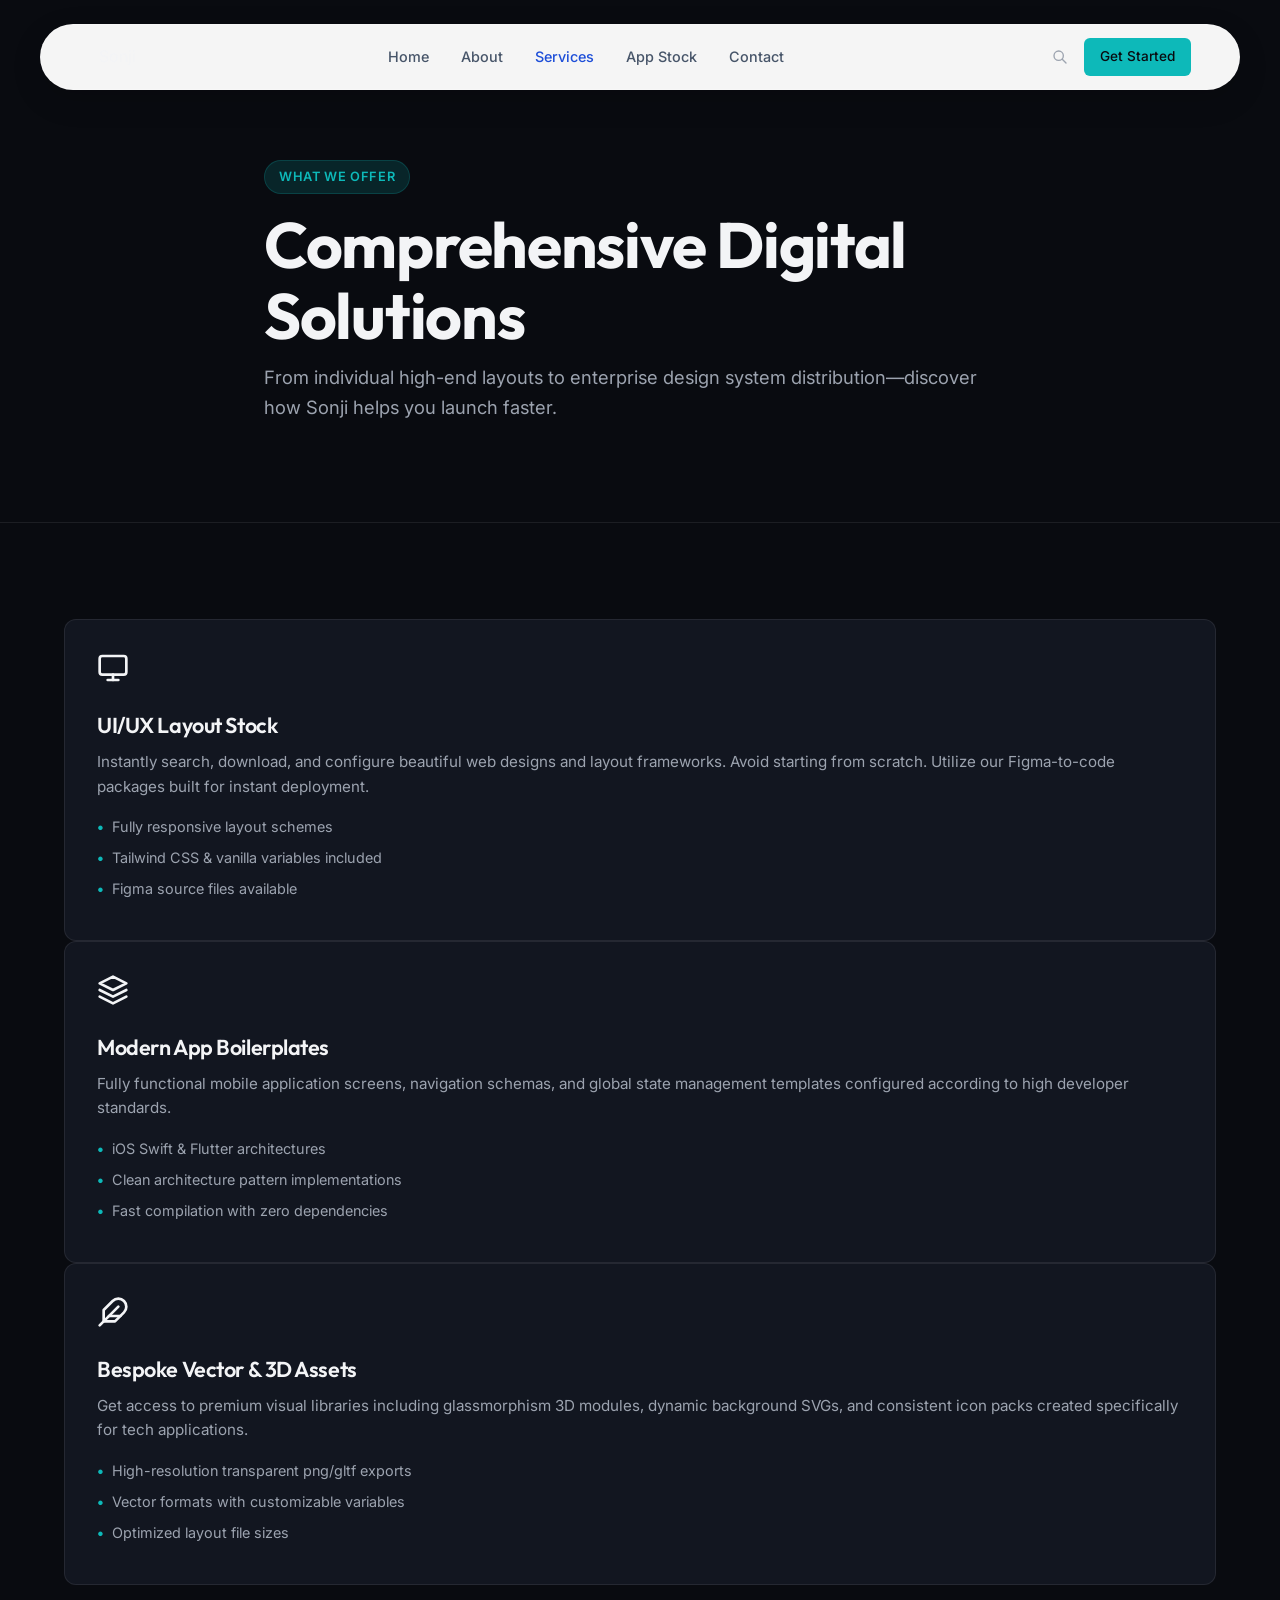
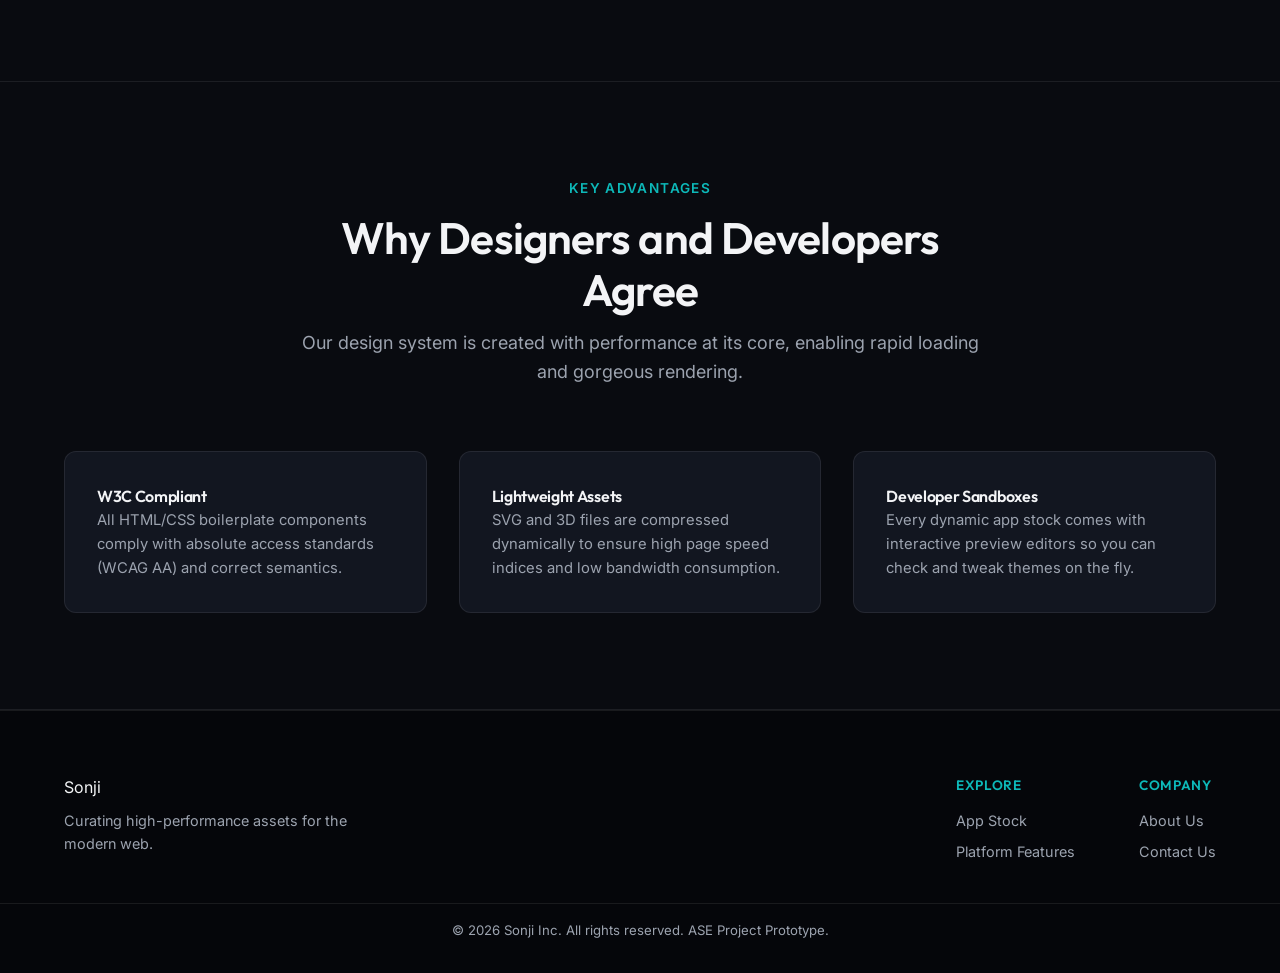
<file: services.html>
<!DOCTYPE html>
<html lang="en">
<head>
  <meta charset="UTF-8">
  <meta name="viewport" content="width=device-width, initial-scale=1.0">
  <title>Services & Features — Sonji</title>
  <meta name="description" content="Discover how Sonji helps teams build beautiful user interfaces, accelerate coding speed, and manage digital stocks.">
  <!-- Fonts -->
  <link rel="preconnect" href="https://fonts.googleapis.com">
  <link rel="preconnect" href="https://fonts.gstatic.com" crossorigin>
  <link href="https://fonts.googleapis.com/css2?family=Inter:wght@300;400;500;600&family=Outfit:wght@400;500;600;700&display=swap" rel="stylesheet">
  <!-- Stylesheet -->
  <link rel="stylesheet" href="assets/css/main.css">
</head>
<body>

  <!-- Figma Canvas Mode Container -->
  <div id="figma-container" class="figma-mode-disabled">
    
    <!-- Figma Top Toolbar -->
    <div class="figma-toolbar">
      <div class="figma-toolbar-left">
        <div class="figma-menu-icon" title="Main Menu">
          <svg viewBox="0 0 24 24" width="16" height="16" fill="currentColor"><path d="M3 18h18v-2H3v2zm0-5h18v-2H3v2zm0-7v2h18V6H3z"/></svg>
        </div>
        <div class="figma-tools">
          <button class="tool-btn active" title="Move (V)">
            <svg viewBox="0 0 24 24" width="16" height="16" fill="currentColor"><path d="M12 2L4.5 20.29l.71.71L12 18l6.79 3 .71-.71L12 2z"/></svg>
          </button>
          <button class="tool-btn" title="Region / Frame (F)">
            <svg viewBox="0 0 24 24" width="16" height="16" fill="currentColor"><path d="M4 4h7v7H4zm9 0h7v7h-7zm0 9h7v7h-7zm-9 0h7v7H4z"/></svg>
          </button>
          <button class="tool-btn" title="Rectangle (R)">
            <svg viewBox="0 0 24 24" width="16" height="16" stroke="currentColor" stroke-width="2" fill="none"><rect x="4" y="4" width="16" height="16" rx="2"/></svg>
          </button>
          <button class="tool-btn" title="Pen (P)">
            <svg viewBox="0 0 24 24" width="16" height="16" stroke="currentColor" stroke-width="2" fill="none"><path d="M17 3a2.828 2.828 0 1 1 4 4L7.5 20.5 2 22l1.5-5.5L17 3z"/></svg>
          </button>
          <button class="tool-btn" title="Text (T)">
            <svg viewBox="0 0 24 24" width="16" height="16" fill="currentColor"><path d="M5 4v3h5.5v12h3V7H19V4H5z"/></svg>
          </button>
          <button class="tool-btn" title="Hand (H)">
            <svg viewBox="0 0 24 24" width="16" height="16" fill="currentColor"><path d="M12 2a3 3 0 0 0-3 3v6.75l-1.25-.42a1.5 1.5 0 0 0-1.78.65 1.5 1.5 0 0 0 .53 2l4.5 2A6 6 0 0 0 17 19v-9a3 3 0 0 0-3-3 3 3 0 0 0-.25.01A3 3 0 0 0 12 2z"/></svg>
          </button>
          <button class="tool-btn" title="Add Comment (C)">
            <svg viewBox="0 0 24 24" width="16" height="16" stroke="currentColor" stroke-width="2" fill="none"><path d="M21 15a2 2 0 0 1-2 2H7l-4 4V5a2 2 0 0 1 2-2h14a2 2 0 0 1 2 2z"/></svg>
          </button>
        </div>
      </div>
      <div class="figma-toolbar-center">
        <span class="file-name">Sonji Web App Prototype</span>
        <span class="file-status">Draft / Presenting</span>
      </div>
      <div class="figma-toolbar-right">
        <div class="user-avatars">
          <span class="avatar-circle" style="background-color: #ef4444;">A</span>
          <span class="avatar-circle" style="background-color: #0db9b9;">S</span>
        </div>
        <button class="figma-btn share-btn">Share</button>
        <button class="figma-btn play-btn" id="play-mode-btn" title="Return to Live Site View">
          <svg viewBox="0 0 24 24" width="14" height="14" fill="currentColor"><path d="M8 5v14l11-7z"/></svg>
        </button>
      </div>
    </div>

    <!-- Figma Workspace -->
    <div class="figma-workspace">
      <!-- Left Sidebar: Layers & Pages -->
      <aside class="figma-sidebar left-sidebar">
        <div class="sidebar-tabs">
          <button class="tab-btn active">Layers</button>
          <button class="tab-btn">Assets</button>
        </div>
        <div class="sidebar-content">
          <div class="pages-list-container">
            <div class="sidebar-header">Pages</div>
            <ul class="pages-list">
              <li>
                <a href="index.html" class="page-link">
                  <svg viewBox="0 0 24 24" width="12" height="12" fill="currentColor"><path d="M10 20v-6h4v6h5v-8h3L12 3 2 12h3v8z"/></svg>
                  Home / Landing
                </a>
              </li>
              <li>
                <a href="about.html" class="page-link">
                  <svg viewBox="0 0 24 24" width="12" height="12" fill="currentColor"><path d="M12 2C6.48 2 2 6.48 2 12s4.48 10 10 10 10-4.48 10-10S17.52 2 12 2zm1 15h-2v-6h2v6zm0-8h-2V7h2v2z"/></svg>
                  About Us
                </a>
              </li>
              <li>
                <a href="services.html" class="page-link active">
                  <svg viewBox="0 0 24 24" width="12" height="12" fill="currentColor"><path d="M12 2c1.1 0 2 .9 2 2s-.9 2-2 2-2-.9-2-2 .9-2 2-2zm9 7h-6v13h-2v-6h-2v6H9V9H3V7h18v2z"/></svg>
                  Services
                </a>
              </li>
              <li>
                <a href="categories.html" class="page-link">
                  <svg viewBox="0 0 24 24" width="12" height="12" fill="currentColor"><path d="M4 6H2v14c0 1.1.9 2 2 2h14v-2H4V6zm16-4H8c-1.1 0-2 .9-2 2v12c0 1.1.9 2 2 2h12c1.1 0 2-.9 2-2V4c0-1.1-.9-2-2-2zm0 14H8V4h12v12z"/></svg>
                  App Stock
                </a>
              </li>
              <li>
                <a href="contact.html" class="page-link">
                  <svg viewBox="0 0 24 24" width="12" height="12" fill="currentColor"><path d="M20 4H4c-1.1 0-1.99.9-1.99 2L2 18c0 1.1.9 2 2 2h16c1.1 0 2-.9 2-2V6c0-1.1-.9-2-2-2zm0 4l-8 5-8-5V6l8 5 8-5v2z"/></svg>
                  Contact Us
                </a>
              </li>
            </ul>
          </div>
          
          <div class="layers-list-container">
            <div class="sidebar-header">Layers</div>
            <ul class="layers-list" id="layers-list">
              <!-- Rendered dynamically by javascript -->
            </ul>
          </div>
        </div>
      </aside>

      <!-- Central Figma Canvas Area -->
      <main class="figma-canvas" id="figma-canvas">
        <div class="canvas-grid-overlay"></div>
        
        <!-- Figma Frame Node -->
        <div class="figma-frame-node" id="desktop-frame">
          <div class="figma-frame-label">
            <span class="frame-icon">#</span>
            <span class="frame-text">Sonji Web - Services</span>
          </div>
          
          <!-- Web Viewport inside the Figma frame -->
          <div class="website-viewport">

            <!-- Header -->
            <header>
              <div class="container nav-container">
                <div class="logo">
                  <a href="index.html" class="logo-link">
                    <span class="logo-dot"></span>
                    Sonji
                  </a>
                </div>
                <nav>
                  <a href="index.html">Home</a>
                  <a href="about.html">About</a>
                  <a href="services.html" class="active">Services</a>
                  <a href="categories.html">App Stock</a>
                  <a href="contact.html">Contact</a>
                </nav>
                <div class="header-actions">
                  <button class="btn btn-secondary btn-sm search-btn" aria-label="Search">
                    <svg class="icon" viewBox="0 0 24 24" width="16" height="16"><path fill="none" stroke="currentColor" stroke-linecap="round" stroke-linejoin="round" stroke-width="2" d="m21 21-6-6m2-5a7 7 0 1 1-14 0 7 7 0 0 1 14 0Z"/></svg>
                  </button>
                  <a href="contact.html" class="btn btn-sm">Get Started</a>
                </div>
              </div>
            </header>

            <!-- Banner Hero Section -->
            <section class="banner-hero" id="banner-hero-section">
              <div class="hero-bg" style="background-image: url('assets/images/hero.png');"></div>
              <div class="hero-overlay"></div>
              <div class="container banner-container">
                <span class="badge">What We Offer</span>
                <h1>Comprehensive Digital Solutions</h1>
                <p>From individual high-end layouts to enterprise design system distribution—discover how Sonji helps you launch faster.</p>
              </div>
            </section>

            <!-- Services Detailed Section -->
            <section class="services-list-section" id="services-list-section">
              <div class="container">
                <div class="services-grid">
                  <!-- Service 1 -->
                  <div class="service-detail-card">
                    <div class="service-icon">
                      <svg viewBox="0 0 24 24" width="32" height="32" stroke="currentColor" stroke-width="2" fill="none" stroke-linecap="round" stroke-linejoin="round"><rect x="2" y="3" width="20" height="14" rx="2" ry="2"></rect><line x1="8" y1="21" x2="16" y2="21"></line><line x1="12" y1="17" x2="12" y2="21"></line></svg>
                    </div>
                    <h3>UI/UX Layout Stock</h3>
                    <p>Instantly search, download, and configure beautiful web designs and layout frameworks. Avoid starting from scratch. Utilize our Figma-to-code packages built for instant deployment.</p>
                    <ul>
                      <li>Fully responsive layout schemes</li>
                      <li>Tailwind CSS & vanilla variables included</li>
                      <li>Figma source files available</li>
                    </ul>
                  </div>

                  <!-- Service 2 -->
                  <div class="service-detail-card">
                    <div class="service-icon">
                      <svg viewBox="0 0 24 24" width="32" height="32" stroke="currentColor" stroke-width="2" fill="none" stroke-linecap="round" stroke-linejoin="round"><path d="M12 2L2 7l10 5 10-5-10-5zM2 17l10 5 10-5M2 12l10 5 10-5"></path></svg>
                    </div>
                    <h3>Modern App Boilerplates</h3>
                    <p>Fully functional mobile application screens, navigation schemas, and global state management templates configured according to high developer standards.</p>
                    <ul>
                      <li>iOS Swift & Flutter architectures</li>
                      <li>Clean architecture pattern implementations</li>
                      <li>Fast compilation with zero dependencies</li>
                    </ul>
                  </div>

                  <!-- Service 3 -->
                  <div class="service-detail-card">
                    <div class="service-icon">
                      <svg viewBox="0 0 24 24" width="32" height="32" stroke="currentColor" stroke-width="2" fill="none" stroke-linecap="round" stroke-linejoin="round"><path d="M20.24 12.24a6 6 0 0 0-8.49-8.49L5 10.5V19h8.5z"></path><line x1="16" y1="8" x2="2" y2="22"></line><line x1="17.5" y1="15" x2="9" y2="15"></line></svg>
                    </div>
                    <h3>Bespoke Vector & 3D Assets</h3>
                    <p>Get access to premium visual libraries including glassmorphism 3D modules, dynamic background SVGs, and consistent icon packs created specifically for tech applications.</p>
                    <ul>
                      <li>High-resolution transparent png/gltf exports</li>
                      <li>Vector formats with customizable variables</li>
                      <li>Optimized layout file sizes</li>
                    </ul>
                  </div>
                </div>
              </div>
            </section>

            <!-- Features Grid -->
            <section class="sub-features-section" id="sub-features-section">
              <div class="container">
                <div class="section-header">
                  <span class="section-tag">Key Advantages</span>
                  <h2>Why Designers and Developers Agree</h2>
                  <p class="section-desc">Our design system is created with performance at its core, enabling rapid loading and gorgeous rendering.</p>
                </div>

                <div class="features-grid">
                  <div class="feature-card">
                    <h4>W3C Compliant</h4>
                    <p>All HTML/CSS boilerplate components comply with absolute access standards (WCAG AA) and correct semantics.</p>
                  </div>
                  <div class="feature-card">
                    <h4>Lightweight Assets</h4>
                    <p>SVG and 3D files are compressed dynamically to ensure high page speed indices and low bandwidth consumption.</p>
                  </div>
                  <div class="feature-card">
                    <h4>Developer Sandboxes</h4>
                    <p>Every dynamic app stock comes with interactive preview editors so you can check and tweak themes on the fly.</p>
                  </div>
                </div>
              </div>
            </section>

            <!-- Footer -->
            <footer id="footer-section">
              <div class="container footer-container">
                <div class="footer-brand">
                  <div class="logo">
                    <span class="logo-dot"></span>
                    Sonji
                  </div>
                  <p>Curating high-performance assets for the modern web.</p>
                </div>
                <div class="footer-links">
                  <div class="link-group">
                    <h4>Explore</h4>
                    <a href="categories.html">App Stock</a>
                    <a href="services.html">Platform Features</a>
                  </div>
                  <div class="link-group">
                    <h4>Company</h4>
                    <a href="about.html">About Us</a>
                    <a href="contact.html">Contact Us</a>
                  </div>
                </div>
              </div>
              <div class="footer-bottom">
                <p>&copy; 2026 Sonji Inc. All rights reserved. ASE Project Prototype.</p>
              </div>
            </footer>

          </div>
        </div>
      </main>

      <!-- Right Sidebar: Inspect & Settings -->
      <aside class="figma-sidebar right-sidebar">
        <div class="sidebar-tabs">
          <button class="tab-btn active">Design</button>
          <button class="tab-btn">Prototype</button>
          <button class="tab-btn">Inspect</button>
        </div>
        <div class="sidebar-content right-sidebar-content">
          <div class="inspect-panel">
            <div class="sidebar-header">Alignment</div>
            <div class="align-tools">
              <span class="align-icon" title="Align Left">
                <svg viewBox="0 0 24 24" width="16" height="16" fill="currentColor"><path d="M4 19h2V5H4v14zm4-4h12v-2H8v2zm0-4h8V9H8v2z"/></svg>
              </span>
              <span class="align-icon" title="Align Horizontal Centers">
                <svg viewBox="0 0 24 24" width="16" height="16" fill="currentColor"><path d="M8 19h3v3h2v-3h3v-2h-3v-4h4V9h-4V5h2V3h-2V1h-2v2H9v2h2v4H7v2h4v4H8v2z"/></svg>
              </span>
              <span class="align-icon" title="Align Right">
                <svg viewBox="0 0 24 24" width="16" height="16" fill="currentColor"><path d="M20 19h2V5h-2v14zM4 15h12v-2H4v2zm4-4h8V9H8v2z"/></svg>
              </span>
              <span class="align-icon" title="Align Top">
                <svg viewBox="0 0 24 24" width="16" height="16" fill="currentColor"><path d="M5 4v2h14V4H5zm4 4v12h2V8H9zm4 0v8h2V8h-2z"/></svg>
              </span>
              <span class="align-icon" title="Align Vertical Centers">
                <svg viewBox="0 0 24 24" width="16" height="16" fill="currentColor"><path d="M19 11h-3V8h-2v3h-4V7H8v4H4v2h4v4h2v-4h4v3h2v-3h3v-2z"/></svg>
              </span>
              <span class="align-icon" title="Align Bottom">
                <svg viewBox="0 0 24 24" width="16" height="16" fill="currentColor"><path d="M5 18h14v2H5v-2zm4-4h2V4H9v10zm4 0h2V4h-2v10z"/></svg>
              </span>
            </div>
            
            <div class="sidebar-header">Frame Details</div>
            <div class="property-grid">
              <div class="property-item"><span class="prop-label">W</span><span class="prop-val">1200</span></div>
              <div class="property-item"><span class="prop-label">H</span><span class="prop-val" id="frame-height-display">1800</span></div>
              <div class="property-item"><span class="prop-label">X</span><span class="prop-val">0</span></div>
              <div class="property-item"><span class="prop-label">Y</span><span class="prop-val">0</span></div>
            </div>

            <div class="sidebar-header">Layer Styling Spec</div>
            <div class="property-grid">
              <div class="property-item full-width"><span class="prop-label">Layer</span><span class="prop-val text-truncate" id="selected-layer-name">❖ Sonji Web - Services</span></div>
              <div class="property-item"><span class="prop-label">Opacity</span><span class="prop-val">100%</span></div>
              <div class="property-item"><span class="prop-label">Blend</span><span class="prop-val">Normal</span></div>
            </div>

            <div class="sidebar-header">Color Palette Tokens</div>
            <div class="color-palette-list">
              <div class="color-row">
                <span class="color-swatch" style="background-color: #090b10; border: 1px solid rgba(255,255,255,0.2);"></span>
                <span class="color-label">--color-bg: #090b10</span>
              </div>
              <div class="color-row">
                <span class="color-swatch" style="background-color: #121620;"></span>
                <span class="color-label">--color-surface: #121620</span>
              </div>
              <div class="color-row">
                <span class="color-swatch" style="background-color: #0db9b9;"></span>
                <span class="color-label">--color-primary: #0db9b9</span>
              </div>
              <div class="color-row">
                <span class="color-swatch" style="background-color: #f3f4f6;"></span>
                <span class="color-label">--color-text: #f3f4f6</span>
              </div>
            </div>

            <div class="sidebar-header">Inspect CSS properties</div>
            <div class="code-spec-container">
              <pre><code class="css-spec-code" id="css-spec-content">/* Select any layer in the left sidebar to inspect its CSS styles in real-time. */</code></pre>
            </div>
          </div>
        </div>
      </aside>
    </div>
  </div>

  <!-- Persistent Floating Trigger Button to switch to Figma canvas mode -->
  <button id="figma-mode-toggle" class="figma-toggle-float" title="Switch between Figma Design View and Live Site View">
    <svg viewBox="0 0 24 24" width="20" height="20" fill="currentColor"><path d="M12 2C6.48 2 2 6.48 2 12s4.48 10 10 10 10-4.48 10-10S17.52 2 12 2zm-1 17.93c-3.95-.49-7-3.85-7-7.93 0-.62.08-1.21.21-1.79L9 15v1c0 1.1.9 2 2 2v1.93zm6.9-2.54c-.26-.81-1-1.39-1.9-1.39h-1v-3c0-.55-.45-1-1-1H8v-2h2c.55 0 1-.45 1-1V7h2c1.1 0 2-.9 2-2v-.41c2.93 1.19 5 4.06 5 7.41 0 2.08-.8 3.97-2.1 5.39z"/></svg>
    <span>Figma Design Mode</span>
  </button>

  <!-- Script -->
  <script src="assets/js/script.js"></script>
</body>
</html>
</file>
<file: assets/css/main.css>
/*
  AppStock EXCHANGE Premium Website – Design System
  -------------------------------------------------
  Colors: Rich Dark theme with Teal & Turquoise gradient accents.
  Typography: Inter (body), Outfit (headings) loaded via Google Fonts.
*/

:root {
  /* Color palette */
  --color-bg: #090b10;
  --color-surface: #121620;
  --color-surface-hover: #1b202e;
  --color-primary: #0db9b9;
  --color-primary-glow: rgba(13, 185, 185, 0.15);
  --color-primary-dark: #099191;
  --color-text: #f3f4f6;
  --color-text-muted: #9ca3af;
  --color-border: rgba(255, 255, 255, 0.08);

  /* Typography */
  --font-body: 'Inter', sans-serif;
  --font-heading: 'Outfit', sans-serif;

  /* Spacing */
  --sp-1: 4px;
  --sp-2: 8px;
  --sp-3: 12px;
  --sp-4: 16px;
  --sp-5: 24px;
  --sp-6: 32px;
  --sp-7: 48px;
  --sp-8: 64px;
  --sp-9: 96px;

  /* Border Radius */
  --radius-sm: 6px;
  --radius-md: 12px;
  --radius-lg: 20px;
  --radius-full: 9999px;

  /* Transition */
  --transition: all 0.3s cubic-bezier(0.16, 1, 0.3, 1);
}

/* Global Reset */
* {
  margin: 0;
  padding: 0;
  box-sizing: border-box;
}

html {
  scroll-behavior: smooth;
  font-family: var(--font-body);
  color: var(--color-text);
  background-color: var(--color-bg);
  -webkit-font-smoothing: antialiased;
}

body {
  line-height: 1.6;
  font-size: 1rem;
}

/* Typography */
h1, h2, h3, h4, h5, h6 {
  font-family: var(--font-heading);
  font-weight: 600;
  letter-spacing: -0.02em;
}

h1 {
  font-size: clamp(2.5rem, 6vw, 4rem);
  line-height: 1.1;
  font-weight: 700;
}

h2 {
  font-size: clamp(2rem, 4vw, 2.75rem);
  line-height: 1.2;
}

h3 {
  font-size: clamp(1.25rem, 2.5vw, 1.75rem);
}

p {
  color: var(--color-text-muted);
}

a {
  color: inherit;
  text-decoration: none;
  transition: var(--transition);
}

/* Layout Elements */
.container {
  max-width: 1200px;
  margin: 0 auto;
  padding: 0 var(--sp-5);
}

section {
  padding: var(--sp-9) 0;
  border-bottom: 1px solid var(--color-border);
}

/* Header & Nav */
header {
  position: fixed;
  top: 24px;
  left: 50%;
  transform: translateX(-50%);
  width: calc(100% - 48px);
  max-width: 1200px;
  z-index: 100;
  background-color: rgba(255, 255, 255, 0.96);
  backdrop-filter: blur(20px);
  -webkit-backdrop-filter: blur(20px);
  border-radius: 50px;
  box-shadow: 0 10px 30px rgba(0, 0, 0, 0.15);
  border: 1px solid rgba(255, 255, 255, 0.2);
  transition: all 0.3s cubic-bezier(0.16, 1, 0.3, 1);
  padding: 0 24px;
}

header.scrolled {
  top: 12px;
  background-color: rgba(255, 255, 255, 0.98);
  box-shadow: 0 12px 36px rgba(0, 0, 0, 0.2);
}

.nav-container {
  display: flex;
  align-items: center;
  justify-content: space-between;
  height: 64px;
}

/* AppStock Logo Brand */
.logo-link {
  display: flex;
  align-items: center;
  gap: 10px;
  text-decoration: none;
}

.logo-icon {
  width: 26px;
  height: 26px;
  color: #1d4ed8; /* Blue primary color */
}

.logo-text-group {
  display: flex;
  flex-direction: column;
  line-height: 1.1;
}

.logo-brand {
  font-family: var(--font-heading);
  font-size: 1.2rem;
  font-weight: 700;
  letter-spacing: -0.01em;
  color: #0f172a;
}

.logo-sub {
  font-family: var(--font-body);
  font-size: 0.6rem;
  font-weight: 700;
  letter-spacing: 0.18em;
  color: #64748b;
}

nav {
  display: flex;
  gap: var(--sp-6);
}

nav a {
  font-size: 0.9rem;
  font-weight: 500;
  color: #475569; /* slate-600 */
}

nav a:hover, nav a.active {
  color: #1d4ed8; /* blue primary */
}

.header-actions {
  display: flex;
  align-items: center;
}

.btn-login {
  color: #475569;
  font-size: 0.9rem;
  font-weight: 500;
  text-decoration: none;
  transition: color 0.2s ease;
  margin-right: 18px;
}

.btn-login:hover {
  color: #1d4ed8;
}

/* Round signup button from Figma prototype */
.btn-signup {
  background: #1d4ed8;
  color: #ffffff !important;
  border-radius: 30px;
  padding: 8px 18px;
  display: inline-flex;
  align-items: center;
  gap: 8px;
  font-size: 0.875rem;
  font-weight: 500;
  text-decoration: none;
  transition: background 0.2s ease, transform 0.2s ease;
}

.btn-signup:hover {
  background: #1e40af;
  transform: translateY(-1px);
}

.btn-signup .arrow-circle {
  width: 20px;
  height: 20px;
  background: rgba(255, 255, 255, 0.25);
  color: #ffffff;
  border-radius: 50%;
  display: flex;
  align-items: center;
  justify-content: center;
  font-size: 0.85rem;
  font-weight: 700;
  line-height: 1;
}

/* Buttons */
.btn {
  display: inline-flex;
  align-items: center;
  justify-content: center;
  font-family: var(--font-body);
  font-weight: 500;
  font-size: 0.925rem;
  padding: 12px var(--sp-5);
  border-radius: var(--radius-sm);
  background-color: var(--color-primary);
  color: #090b10;
  border: none;
  cursor: pointer;
  transition: var(--transition);
}

.btn:hover {
  background-color: #12cfcf;
  transform: translateY(-1px);
  box-shadow: 0 8px 20px rgba(13, 185, 185, 0.25);
}

.btn-secondary {
  background-color: rgba(255, 255, 255, 0.05);
  color: var(--color-text);
  border: 1px solid var(--color-border);
}

.btn-secondary:hover {
  background-color: rgba(255, 255, 255, 0.1);
  box-shadow: none;
}

.btn-sm {
  padding: 8px var(--sp-4);
  font-size: 0.85rem;
}

.btn-full {
  width: 100%;
}

.search-btn {
  background: transparent;
  border: none;
  color: var(--color-text-muted);
  cursor: pointer;
}

.search-btn:hover {
  color: var(--color-text);
  background: transparent;
}

/* Badge */
.badge {
  display: inline-flex;
  padding: 6px 14px;
  background-color: var(--color-primary-glow);
  color: var(--color-primary);
  border: 1px solid rgba(13, 185, 185, 0.2);
  border-radius: var(--radius-full);
  font-size: 0.8rem;
  font-weight: 600;
  text-transform: uppercase;
  letter-spacing: 0.05em;
  margin-bottom: var(--sp-4);
}

/* Section Headers */
.section-header {
  text-align: center;
  max-width: 680px;
  margin: 0 auto var(--sp-8) auto;
}

.section-tag {
  color: var(--color-primary);
  font-weight: 600;
  font-size: 0.85rem;
  text-transform: uppercase;
  letter-spacing: 0.1em;
  display: block;
  margin-bottom: var(--sp-3);
}

.section-desc {
  font-size: 1.125rem;
  margin-top: var(--sp-3);
}

/* Hero Section */
.hero-section {
  position: relative;
  height: 100vh;
  border-bottom: 1px solid var(--color-border);
}

.hero-sticky-container {
  position: relative;
  height: 100vh;
  width: 100%;
  display: flex;
  align-items: center;
  justify-content: center;
  overflow: hidden;
  padding-top: 100px;
  background: var(--color-bg);
}

.hero-canvas-bg {
  position: absolute;
  top: 0;
  left: 0;
  width: 100%;
  height: 100%;
  object-fit: cover;
  opacity: 1;
  z-index: 1;
}

.hero-overlay {
  position: absolute;
  top: 0;
  left: 0;
  width: 100%;
  height: 100%;
  background: linear-gradient(
    to right,
    rgba(9, 11, 16, 0.75) 0%,
    rgba(9, 11, 16, 0.15) 50%,
    rgba(9, 11, 16, 0.05) 100%
  );
  z-index: 2;
}

.hero-container {
  position: relative;
  z-index: 3;
  text-align: center;
  max-width: 840px;
}

.hero-title {
  margin-bottom: var(--sp-4);
  background: linear-gradient(135deg, #ffffff 40%, var(--color-text-muted) 100%);
  -webkit-background-clip: text;
  -webkit-text-fill-color: transparent;
}

.hero-subtitle {
  font-size: 1.25rem;
  line-height: 1.5;
  margin-bottom: var(--sp-6);
}

.hero-ctas {
  display: flex;
  gap: var(--sp-4);
  justify-content: center;
  flex-wrap: wrap;
}

/* Exploded Animation Section */
.exploded-animation-section {
  position: relative;
  height: 400vh; /* Make it scrollable for animation */
  background-color: var(--color-bg);
  border-bottom: 1px solid var(--color-border);
  padding: 0;
}

.canvas-container {
  position: sticky;
  top: 0;
  height: 100vh;
  width: 100%;
  display: flex;
  align-items: center;
  justify-content: center;
  overflow: hidden;
}

/* 3D Isometric Cubes Container */
.hero-cubes-container {
  position: absolute;
  top: 0;
  left: 0;
  width: 100%;
  height: 100%;
  perspective: 4000px;
  perspective-origin: 50% 40%;
  overflow: hidden;
  z-index: 1;
}

:root {
  --cube-size: 280px;
  --slice-height: 56px;
  --half-size: 140px;
  --slice-explode-dist: 80px;
}

.cube-wrapper {
  position: absolute;
  transform-style: preserve-3d;
  will-change: transform;
}

/* ─── Isometric tilt (same for all slabs) ─── */
.cube {
  position: relative;
  transform-style: preserve-3d;
  /* True isometric: 30° tilt, -45° yaw */
  transform: rotateX(30deg) rotateY(-45deg);
  width: var(--cube-size);
  height: var(--cube-size);
}

.cube .slice {
  position: absolute;
  top: 0;
  left: 0;
  width: var(--cube-size);
  height: var(--slice-height);
  transform-style: preserve-3d;
  will-change: transform;
}

.slice .face {
  position: absolute;
  top: 0;
  left: 0;
  width: var(--cube-size);
  backface-visibility: hidden;
}

.slice .face.top {
  height: var(--cube-size);
  transform: rotateX(90deg) translateZ(var(--half-size));
}

.slice .face.front {
  height: var(--slice-height);
  transform: translateZ(var(--half-size));
}

.slice .face.side {
  height: var(--slice-height);
  transform: rotateY(90deg) translateZ(var(--half-size));
}

/* ─── Grain noise overlay on all faces ─── */
.slice .face::after {
  content: "";
  position: absolute;
  inset: 0;
  opacity: 0.28;
  background-image: url("data:image/svg+xml,%3Csvg viewBox='0 0 200 200' xmlns='http://www.w3.org/2000/svg'%3E%3Cfilter id='n'%3E%3CfeTurbulence type='fractalNoise' baseFrequency='0.8' numOctaves='4' stitchTiles='stitch'/%3E%3C/filter%3E%3Crect width='100%25' height='100%25' filter='url(%23n)'/%3E%3C/svg%3E");
  mix-blend-mode: overlay;
  pointer-events: none;
}

/* ═══════════════════════════════════════════
   SLAB LEFT  — Green/yellow cube with a hole
   ═══════════════════════════════════════════ */
.cube-left {
  z-index: 3;
}
.cube-left .face.top {
  background: linear-gradient(135deg, #f0fdf4 0%, #fffbeb 30%, #bef264 60%, #16a34a 100%);
}
.cube-left .face.front {
  background: radial-gradient(circle at 50% 50%, #01140a 0%, #042f1a 25%, #15803d 50%, #bef264 80%, #fef08a 100%);
  box-shadow: inset -10px -10px 40px rgba(0,0,0,0.4);
}
.cube-left .face.side {
  background: linear-gradient(180deg, #14532d 0%, #052e16 100%);
}

/* ═══════════════════════════════════════════
   SLAB MIDDLE — Green/yellow cube with two holes
   ═══════════════════════════════════════════ */
.cube-middle {
  z-index: 2;
}
.cube-middle .face.top {
  background: linear-gradient(135deg, #f0fdf4 0%, #fffbeb 30%, #bef264 60%, #16a34a 100%);
}
.cube-middle .face.front {
  background: radial-gradient(circle at 50% 50%, #01140a 0%, #042f1a 25%, #15803d 50%, #bef264 80%, #fef08a 100%);
  box-shadow: inset -10px -10px 40px rgba(0,0,0,0.4);
}
.cube-middle .face.side {
  background: radial-gradient(circle at 50% 50%, #01140a 0%, #042f1a 25%, #15803d 50%, #bef264 80%, #fef08a 100%);
  box-shadow: inset -10px -10px 40px rgba(0,0,0,0.4);
}

/* ═══════════════════════════════════════════
   SLAB RIGHT  — Yellow cube with a light sphere
   ═══════════════════════════════════════════ */
.cube-right {
  z-index: 1;
}
.cube-right .face.top {
  background: linear-gradient(135deg, #fffbeb 0%, #fef08a 40%, #eab308 80%, #854d0e 100%);
}
.cube-right .face.front {
  background: radial-gradient(circle at 50% 50%, #01140a 0%, #042f1a 25%, #15803d 50%, #bef264 80%, #fef08a 100%);
  box-shadow: inset -10px -10px 40px rgba(0,0,0,0.4);
}
.cube-right .face.side {
  background: radial-gradient(circle at 50% 50%, #ffffff 0%, #fef08a 35%, #eab308 65%, #15803d 100%);
  box-shadow: inset -10px -10px 40px rgba(0,0,0,0.4);
}

/* ─── Base positions: horizontal staircase layout ─── */
.cube-left {
  bottom: 40px;
  left: calc(50% - 380px);
  animation:
    slab-enter-left  0.9s cubic-bezier(0.16, 1, 0.3, 1) both,
    slab-pulse-left  4s  ease-in-out 0.9s infinite;
}
.cube-middle {
  bottom: 140px;
  left: calc(50% - 140px);
  animation:
    slab-enter-mid   1.1s cubic-bezier(0.16, 1, 0.3, 1) both,
    slab-pulse-mid   4s  ease-in-out 1.1s infinite;
}
.cube-right {
  bottom: 240px;
  left: calc(50% + 100px);
  animation:
    slab-enter-right 0.7s cubic-bezier(0.16, 1, 0.3, 1) both,
    slab-pulse-right 4s  ease-in-out 0.7s infinite;
}

/* ─── Slices Animation Assignment ─── */
.cube-left .slice-5 { animation: slice-explode-5 6s ease-in-out infinite; }
.cube-left .slice-4 { animation: slice-explode-4 6s ease-in-out infinite; }
.cube-left .slice-3 { animation: slice-explode-3 6s ease-in-out infinite; }
.cube-left .slice-2 { animation: slice-explode-2 6s ease-in-out infinite; }
.cube-left .slice-1 { animation: slice-explode-1 6s ease-in-out infinite; }

.cube-middle .slice-5 { animation: slice-explode-5 6s ease-in-out infinite 2s; }
.cube-middle .slice-4 { animation: slice-explode-4 6s ease-in-out infinite 2s; }
.cube-middle .slice-3 { animation: slice-explode-3 6s ease-in-out infinite 2s; }
.cube-middle .slice-2 { animation: slice-explode-2 6s ease-in-out infinite 2s; }
.cube-middle .slice-1 { animation: slice-explode-1 6s ease-in-out infinite 2s; }

.cube-right .slice-5 { animation: slice-explode-5 6s ease-in-out infinite 4s; }
.cube-right .slice-4 { animation: slice-explode-4 6s ease-in-out infinite 4s; }
.cube-right .slice-3 { animation: slice-explode-3 6s ease-in-out infinite 4s; }
.cube-right .slice-2 { animation: slice-explode-2 6s ease-in-out infinite 4s; }
.cube-right .slice-1 { animation: slice-explode-1 6s ease-in-out infinite 4s; }

/* ─── Responsive Adjustments for 3D Cubes ─── */
@media (max-width: 992px) {
  :root {
    --cube-size: 180px;
    --slice-height: 36px;
    --half-size: 90px;
    --slice-explode-dist: 50px;
  }
  .cube-left {
    bottom: 20px;
    left: calc(50% - 240px);
  }
  .cube-middle {
    bottom: 90px;
    left: calc(50% - 90px);
  }
  .cube-right {
    bottom: 160px;
    left: calc(50% + 60px);
  }
}

@media (max-width: 576px) {
  :root {
    --cube-size: 120px;
    --slice-height: 24px;
    --half-size: 60px;
    --slice-explode-dist: 30px;
  }
  .cube-left {
    bottom: 40px;
    left: calc(50% - 150px);
  }
  .cube-middle {
    bottom: 80px;
    left: calc(50% - 60px);
  }
  .cube-right {
    bottom: 120px;
    left: calc(50% + 30px);
  }
}

/* ─── Entrance: slabs fly in along isometric axes ─── */
@keyframes slab-enter-left {
  from { transform: translate3d(-280px, 200px, 0); opacity: 0; }
  to   { transform: translate3d(0, 0, 0);          opacity: 1; }
}
@keyframes slab-enter-mid {
  from { transform: translate3d(0, 400px, 0); opacity: 0; }
  to   { transform: translate3d(0, 0, 0);     opacity: 1; }
}
@keyframes slab-enter-right {
  from { transform: translate3d(280px, -200px, 0); opacity: 0; }
  to   { transform: translate3d(0, 0, 0);          opacity: 1; }
}

/* ─── Continuous pulse: slabs breathe vertically ─── */
@keyframes slab-pulse-left {
  0%   { transform: translateY(0); }
  50%  { transform: translateY(-20px); }
  100% { transform: translateY(0); }
}
@keyframes slab-pulse-mid {
  0%   { transform: translateY(0); }
  50%  { transform: translateY(-28px); }
  100% { transform: translateY(0); }
}
@keyframes slab-pulse-right {
  0%   { transform: translateY(0); }
  50%  { transform: translateY(-20px); }
  100% { transform: translateY(0); }
}

/* ─── Slice Explode Animations ─── */
@keyframes slice-explode-5 {
  0%, 20%, 80%, 100% { transform: translateY(calc(var(--slice-height) * 0)) translate3d(0, 0, 0); }
  40%, 60%           { transform: translateY(calc(var(--slice-height) * 0)) translate3d(var(--slice-explode-dist), calc(var(--slice-explode-dist) * -0.75), 0); }
}
@keyframes slice-explode-4 {
  0%, 20%, 80%, 100% { transform: translateY(calc(var(--slice-height) * 1)) translate3d(0, 0, 0); }
  40%, 60%           { transform: translateY(calc(var(--slice-height) * 1)) translate3d(calc(var(--slice-explode-dist) * 0.5), calc(var(--slice-explode-dist) * -0.375), 0); }
}
@keyframes slice-explode-3 {
  0%, 20%, 80%, 100% { transform: translateY(calc(var(--slice-height) * 2)) translate3d(0, 0, 0); }
  40%, 60%           { transform: translateY(calc(var(--slice-height) * 2)) translate3d(0, 0, 0); }
}
@keyframes slice-explode-2 {
  0%, 20%, 80%, 100% { transform: translateY(calc(var(--slice-height) * 3)) translate3d(0, 0, 0); }
  40%, 60%           { transform: translateY(calc(var(--slice-height) * 3)) translate3d(calc(var(--slice-explode-dist) * -0.5), calc(var(--slice-explode-dist) * 0.375), 0); }
}
@keyframes slice-explode-1 {
  0%, 20%, 80%, 100% { transform: translateY(calc(var(--slice-height) * 4)) translate3d(0, 0, 0); }
  40%, 60%           { transform: translateY(calc(var(--slice-height) * 4)) translate3d(calc(var(--slice-explode-dist) * -1), calc(var(--slice-explode-dist) * 0.75), 0); }
}

/* ─── Button styles ─── */
.btn-outline {
  border: 1px solid rgba(255, 255, 255, 0.3);
  background: transparent;
  color: #fff;
}
.btn-outline:hover {
  background: rgba(255, 255, 255, 0.1);
  border-color: #fff;
}

.btn-link-playground {
  font-family: var(--font-body);
  font-size: 0.95rem;
  font-weight: 500;
  color: #a3e635;
  text-decoration: none;
  display: inline-flex;
  align-items: center;
  gap: 6px;
  transition: all 0.3s ease;
  margin-left: 20px;
}

.btn-link-playground:hover {
  color: #ffffff;
  transform: translateX(3px);
}

.btn-link-playground .arrow-icon {
  transition: transform 0.2s ease;
}

.btn-link-playground:hover .arrow-icon {
  transform: translateX(3px);
}

/* Banner Hero Section for Inner Pages */
.banner-hero {
  position: relative;
  padding: 160px 0 100px 0;
  overflow: hidden;
  border-bottom: 1px solid var(--color-border);
}

.banner-container {
  position: relative;
  z-index: 3;
  max-width: 800px;
}

.banner-hero h1 {
  margin-bottom: var(--sp-3);
}

.banner-hero p {
  font-size: 1.15rem;
}

/* Category Section - Static Grid */
.categories-section, .categories-list-section {
  background-color: var(--color-surface);
}

.categories-grid {
  display: grid;
  grid-template-columns: repeat(auto-fill, minmax(320px, 1fr));
  gap: var(--sp-5);
}

.category-card {
  background-color: var(--color-bg);
  border: 1px solid var(--color-border);
  border-radius: var(--radius-md);
  overflow: hidden;
}

.card-img-wrapper {
  position: relative;
  width: 100%;
  padding-top: 56.25%; /* 16:9 Aspect Ratio */
  background-color: #171c2a;
}

.card-img-wrapper img {
  position: absolute;
  top: 0;
  left: 0;
  width: 100%;
  height: 100%;
  object-fit: cover;
  object-position: top;
}

.card-content {
  padding: var(--sp-5);
}

.category-card h3 {
  font-size: 1.25rem;
  margin-bottom: var(--sp-2);
}

.category-card p {
  font-size: 0.925rem;
  margin-bottom: var(--sp-4);
}

.card-badge {
  display: inline-block;
  font-size: 0.75rem;
  font-weight: 600;
  color: var(--color-primary);
  background-color: var(--color-primary-glow);
  padding: 4px 10px;
  border-radius: var(--radius-sm);
}

/* Flip Card System */
.flip-card {
  perspective: 1000px;
  background-color: transparent;
  min-height: 400px; /* Required to give absolute positioned children height */
}

.flip-card-inner {
  position: relative;
  width: 100%;
  height: 100%;
  text-align: left;
  transition: transform 0.6s cubic-bezier(0.4, 0, 0.2, 1);
  transform-style: preserve-3d;
}

.category-card.flip-card:hover .flip-card-inner {
  transform: rotateY(180deg);
}

.flip-card-front, .flip-card-back {
  position: absolute;
  top: 0;
  left: 0;
  width: 100%;
  height: 100%;
  -webkit-backface-visibility: hidden;
  backface-visibility: hidden;
  border-radius: var(--radius-md);
  background-color: var(--color-bg);
  border: 1px solid var(--color-border);
  overflow: hidden;
  display: flex;
  flex-direction: column;
}

.flip-card-back {
  transform: rotateY(180deg);
  background-color: var(--color-surface);
}

.back-content {
  padding: var(--sp-6);
  display: flex;
  flex-direction: column;
  justify-content: center;
  height: 100%;
}

.back-icon {
  font-size: 2.5rem;
  margin-bottom: var(--sp-3);
}

.back-details {
  font-size: 0.95rem;
  margin-bottom: var(--sp-4);
  color: var(--color-text-muted);
}

.back-stats {
  display: flex;
  flex-direction: column;
  gap: var(--sp-1);
  margin-bottom: var(--sp-4);
  font-size: 0.85rem;
  color: var(--color-text);
}

/* Ad Card (Slide Instead of Flip) */
.ad-card.flip-card:hover .flip-card-inner {
  transform: translateX(15px);
}

.ad-card .flip-card-back {
  display: none;
}

/* Features */
.features-grid {
  display: grid;
  grid-template-columns: repeat(auto-fit, minmax(280px, 1fr));
  gap: var(--sp-6);
}

.feature-card {
  background-color: var(--color-surface);
  border: 1px solid var(--color-border);
  padding: var(--sp-6);
  border-radius: var(--radius-md);
  transition: var(--transition);
}

.feature-card:hover {
  transform: translateY(-2px);
  border-color: rgba(13, 185, 185, 0.3);
}

.feature-icon {
  width: 48px;
  height: 48px;
  background-color: var(--color-primary-glow);
  border-radius: var(--radius-sm);
  display: flex;
  align-items: center;
  justify-content: center;
  color: var(--color-primary);
  margin-bottom: var(--sp-4);
}

.feature-card h3 {
  font-size: 1.25rem;
  margin-bottom: var(--sp-2);
}

.feature-card p {
  font-size: 0.925rem;
}

/* How It Works Flow */
.steps-flow {
  display: grid;
  grid-template-columns: repeat(auto-fit, minmax(280px, 1fr));
  gap: var(--sp-6);
  margin-top: var(--sp-6);
}

.step-item {
  display: flex;
  gap: var(--sp-4);
}

.step-number {
  font-family: var(--font-heading);
  font-size: 2.5rem;
  font-weight: 700;
  color: rgba(13, 185, 185, 0.2);
  line-height: 1;
}

.step-info h3 {
  font-size: 1.25rem;
  margin-bottom: var(--sp-2);
  color: var(--color-text);
}

.step-info p {
  font-size: 0.925rem;
}

/* About / Info Section */
.info-grid {
  display: grid;
  grid-template-columns: 1.1fr 0.9fr;
  gap: var(--sp-8);
  align-items: center;
}

.info-content h2 {
  margin-bottom: var(--sp-4);
}

.info-content p {
  margin-bottom: var(--sp-4);
  font-size: 1.05rem;
}

.info-content p:last-of-type {
  margin-bottom: var(--sp-6);
}

.info-visual {
  display: flex;
  justify-content: center;
}

/* Mock Dashboard Preview Graphic */
.dashboard-preview {
  background-color: var(--color-surface);
  border: 1px solid var(--color-border);
  border-radius: var(--radius-md);
  width: 100%;
  max-width: 420px;
  overflow: hidden;
  box-shadow: var(--shadow-lg);
}

.db-header {
  background-color: rgba(255, 255, 255, 0.02);
  border-bottom: 1px solid var(--color-border);
  padding: var(--sp-3) var(--sp-4);
  display: flex;
  gap: 6px;
}

.db-dot {
  width: 8px;
  height: 8px;
  border-radius: 50%;
  display: inline-block;
}

.db-dot.red { background-color: #ef4444; }
.db-dot.yellow { background-color: #f59e0b; }
.db-dot.green { background-color: #10b981; }

.db-body {
  padding: var(--sp-5);
  display: flex;
  flex-direction: column;
  gap: var(--sp-3);
}

.db-line {
  height: 8px;
  background-color: rgba(255, 255, 255, 0.05);
  border-radius: var(--radius-sm);
}

.db-line.short { width: 30%; }
.db-line.long { width: 85%; }
.db-line.medium { width: 60%; }

.db-grid {
  display: grid;
  grid-template-columns: 1fr 1fr;
  gap: var(--sp-3);
  margin-top: var(--sp-2);
}

.db-box {
  height: 64px;
  background-color: var(--color-primary-glow);
  border: 1px dashed rgba(13, 185, 185, 0.3);
  border-radius: var(--radius-sm);
}

/* Contact / Lead form */
.contact-section {
  background-color: var(--color-surface);
}

.contact-container {
  max-width: 680px;
}

.contact-header {
  text-align: center;
  margin-bottom: var(--sp-6);
}

.contact-form {
  background-color: var(--color-bg);
  border: 1px solid var(--color-border);
  padding: var(--sp-6);
  border-radius: var(--radius-md);
}

.form-row {
  display: grid;
  grid-template-columns: 1fr 1fr;
  gap: var(--sp-4);
}

.form-group {
  margin-bottom: var(--sp-4);
}

.form-group label {
  display: block;
  font-size: 0.85rem;
  font-weight: 500;
  margin-bottom: var(--sp-2);
  color: var(--color-text-muted);
}

input, textarea {
  width: 100%;
  padding: 12px var(--sp-4);
  border: 1px solid var(--color-border);
  border-radius: var(--radius-sm);
  background-color: rgba(255, 255, 255, 0.02);
  color: var(--color-text);
  font-family: var(--font-body);
  font-size: 0.925rem;
  transition: var(--transition);
}

input:focus, textarea:focus {
  outline: none;
  border-color: var(--color-primary);
  background-color: rgba(255, 255, 255, 0.04);
}

input::placeholder, textarea::placeholder {
  color: rgba(255, 255, 255, 0.25);
}

/* About subpage styles */
.grid-two-col {
  display: grid;
  grid-template-columns: 1.1fr 0.9fr;
  gap: var(--sp-8);
}

.mission-stats {
  display: grid;
  grid-template-columns: 1fr;
  gap: var(--sp-4);
}

.stat-card {
  background-color: var(--color-surface);
  border: 1px solid var(--color-border);
  padding: var(--sp-5);
  border-radius: var(--radius-md);
  text-align: center;
}

.stat-card h3 {
  font-size: 2.25rem;
  color: var(--color-primary);
  margin-bottom: var(--sp-1);
}

.values-grid {
  display: grid;
  grid-template-columns: repeat(auto-fit, minmax(280px, 1fr));
  gap: var(--sp-6);
}

.value-card {
  background-color: var(--color-surface);
  border: 1px solid var(--color-border);
  padding: var(--sp-6);
  border-radius: var(--radius-md);
}

.value-num {
  font-family: var(--font-heading);
  font-size: 2rem;
  font-weight: 700;
  color: var(--color-primary);
  opacity: 0.4;
  margin-bottom: var(--sp-3);
}

.value-card h3 {
  font-size: 1.25rem;
  margin-bottom: var(--sp-2);
}

.cta-banner-section {
  background-color: var(--color-surface);
  padding: var(--sp-8) 0;
}

.banner-inner {
  text-align: center;
  max-width: 720px;
}

.banner-inner h2 {
  margin-bottom: var(--sp-3);
}

.banner-inner p {
  margin-bottom: var(--sp-5);
  font-size: 1.1rem;
}

/* Services subpage styles */
.service-detail-card {
  background-color: var(--color-surface);
  border: 1px solid var(--color-border);
  padding: var(--sp-6);
  border-radius: var(--radius-md);
}

.service-detail-card h3 {
  font-size: 1.35rem;
  margin: var(--sp-4) 0 var(--sp-2) 0;
}

.service-detail-card p {
  font-size: 0.95rem;
  margin-bottom: var(--sp-4);
}

.service-detail-card ul {
  list-style: none;
  padding-left: 0;
}

.service-detail-card ul li {
  font-size: 0.9rem;
  color: var(--color-text-muted);
  margin-bottom: var(--sp-2);
  display: flex;
  align-items: center;
  gap: var(--sp-2);
}

.service-detail-card ul li::before {
  content: "•";
  color: var(--color-primary);
  font-weight: bold;
}

/* Contact page layout styling */
.contact-grid {
  display: grid;
  grid-template-columns: 1fr 1fr;
  gap: var(--sp-8);
  align-items: flex-start;
}

.info-items {
  margin-top: var(--sp-5);
}

.info-item {
  margin-bottom: var(--sp-4);
}

.info-item strong {
  display: block;
  font-size: 0.9rem;
  color: var(--color-primary);
  text-transform: uppercase;
  letter-spacing: 0.05em;
  margin-bottom: var(--sp-1);
}

.info-item p {
  font-size: 1.1rem;
  color: var(--color-text);
}

/* Footer styling */
footer {
  background-color: #05060a;
  border-top: 1px solid var(--color-border);
  padding: var(--sp-8) 0 var(--sp-6) 0;
}

.footer-container {
  display: flex;
  justify-content: space-between;
  gap: var(--sp-6);
  flex-wrap: wrap;
  margin-bottom: var(--sp-6);
}

.footer-brand {
  max-width: 320px;
}

.footer-brand p {
  font-size: 0.9rem;
  margin-top: var(--sp-2);
}

.footer-links {
  display: flex;
  gap: var(--sp-8);
}

.link-group h4 {
  font-size: 0.85rem;
  text-transform: uppercase;
  letter-spacing: 0.05em;
  color: var(--color-primary);
  margin-bottom: var(--sp-3);
}

.link-group a {
  display: block;
  font-size: 0.9rem;
  color: var(--color-text-muted);
  margin-bottom: var(--sp-2);
}

.link-group a:hover {
  color: var(--color-text);
}

.footer-bottom {
  border-top: 1px solid var(--color-border);
  padding-top: var(--sp-4);
  text-align: center;
  font-size: 0.825rem;
}

/* Responsive Media Queries */
@media (max-width: 991px) {
  .info-grid, .grid-two-col, .contact-grid {
    grid-template-columns: 1fr;
    gap: var(--sp-6);
  }
}

@media (max-width: 768px) {
  nav {
    display: none;
  }
  .form-row {
    grid-template-columns: 1fr;
  }
}

/* ==========================================================================
   Premium Interactive Card Styles
   ========================================================================== */
.interactive-card {
  background-color: var(--color-bg);
  border: 1px solid var(--color-border);
  border-radius: var(--radius-md);
  overflow: hidden;
  display: flex;
  flex-direction: column;
  height: 400px;
  width: 100%;
  position: relative;
  transition: box-shadow 0.3s cubic-bezier(0.16, 1, 0.3, 1), 
              border-color 0.3s cubic-bezier(0.16, 1, 0.3, 1);
  transform-style: preserve-3d;
  will-change: transform;
  cursor: pointer;
}

/* Card images */
.interactive-card .card-img-wrapper,
.interactive-card .ad-img-wrapper {
  height: 200px;
  width: 100%;
  overflow: hidden;
  background-color: #0c0f16;
  border-bottom: 1px solid var(--color-border);
  position: relative;
}

.interactive-card img {
  width: 100%;
  height: 100%;
  object-fit: cover;
  transition: transform 0.5s cubic-bezier(0.16, 1, 0.3, 1);
}

.interactive-card:hover img {
  transform: scale(1.08) translateZ(10px); /* 3D layer pop */
}

/* Card content */
.interactive-card .card-content,
.interactive-card .ad-content {
  padding: var(--sp-5);
  display: flex;
  flex-direction: column;
  flex-grow: 1;
  justify-content: space-between;
  transform: translateZ(20px); /* Push text up in 3D space */
}

.interactive-card h3 {
  font-size: 1.25rem;
  margin-bottom: var(--sp-2);
  color: var(--color-text);
  transition: color 0.3s ease;
}

.interactive-card:hover h3 {
  color: var(--color-primary);
}

.interactive-card p {
  font-size: 0.875rem;
  line-height: 1.5;
  color: var(--color-text-muted);
  flex-grow: 1;
  margin-bottom: var(--sp-3);
}

.card-footer, .ad-footer {
  display: flex;
  justify-content: space-between;
  align-items: center;
  margin-top: auto;
}

.learn-more {
  font-size: 0.85rem;
  font-weight: 600;
  color: var(--color-text-muted);
  transition: transform 0.3s ease, color 0.3s ease;
}

.interactive-card:hover .learn-more {
  color: var(--color-primary);
  transform: translateX(4px);
}

/* Accent highlight on hover */
.interactive-card:hover {
  border-color: var(--color-primary);
  box-shadow: 0 15px 35px rgba(13, 185, 185, 0.15), 0 0 0 1px var(--color-primary);
}

.accent-text {
  color: var(--color-primary);
  font-size: 0.85rem;
  font-weight: 500;
  display: block;
  margin-top: 4px;
}

/* ==========================================================================
   AI & Crypto Showcase Grid Sections
   ========================================================================== */
.ai-ads-section {
  background-color: var(--color-surface);
}

.crypto-ads-section {
  background-color: var(--color-bg);
}

.ads-grid {
  display: grid;
  gap: var(--sp-5);
}

.ai-grid {
  grid-template-columns: repeat(auto-fill, minmax(240px, 1fr));
}

.crypto-grid {
  grid-template-columns: repeat(auto-fill, minmax(280px, 1fr));
}

.ad-card {
  height: 420px; /* Increased height for bigger pictures */
}

.ad-img-wrapper {
  position: relative;
  height: 280px; /* Increased image height */
  overflow: hidden;
}

.ad-img-wrapper img {
  position: absolute;
  top: 0;
  left: 0;
  width: 100%;
  height: 100%;
  object-fit: cover;
  object-position: top;
  transition: object-position 5s ease;
}

.ad-card:hover .ad-img-wrapper img {
  object-position: bottom;
}

.ad-content {
  padding: var(--sp-4) !important;
}

.ad-content h3 {
  font-size: 1.1rem !important;
  margin-bottom: var(--sp-2);
}

/* ==========================================================================
   Figma Canvas Mode Styling
   ========================================================================== */
#figma-container.figma-mode-disabled {
  display: block;
}

#figma-container.figma-mode-disabled .figma-toolbar,
#figma-container.figma-mode-disabled .figma-sidebar {
  display: none;
}

#figma-container.figma-mode-disabled .figma-canvas {
  padding: 0;
  background: transparent;
  overflow: visible;
  height: auto;
}

#figma-container.figma-mode-disabled .figma-frame-node {
  border: none;
  box-shadow: none;
  border-radius: 0;
  transform: none !important;
  margin: 0;
  max-width: none;
}

#figma-container.figma-mode-disabled .figma-frame-label {
  display: none;
}

/* Active Figma Canvas Mode styling */
#figma-container.figma-mode-enabled {
  display: flex;
  flex-direction: column;
  position: fixed;
  top: 0;
  left: 0;
  width: 100vw;
  height: 100vh;
  z-index: 9999;
  background-color: #2c2c2c;
  color: #fff;
  font-family: -apple-system, BlinkMacSystemFont, "Segoe UI", Roboto, Helvetica, Arial, sans-serif;
  overflow: hidden;
}

/* Header/Toolbar */
#figma-container.figma-mode-enabled .figma-toolbar {
  height: 48px;
  background-color: #1e1e1e;
  border-bottom: 1px solid #2c2c2c;
  display: flex;
  justify-content: space-between;
  align-items: center;
  padding: 0 var(--sp-4);
  z-index: 100;
  flex-shrink: 0;
  user-select: none;
}

.figma-toolbar-left, .figma-toolbar-right {
  display: flex;
  align-items: center;
  gap: var(--sp-3);
}

.figma-menu-icon {
  color: #a3a3a3;
  cursor: pointer;
  padding: 4px;
  border-radius: 4px;
  display: flex;
  align-items: center;
}

.figma-menu-icon:hover {
  background-color: rgba(255, 255, 255, 0.08);
  color: #fff;
}

.figma-tools {
  display: flex;
  gap: 4px;
}

.tool-btn {
  background: transparent;
  border: none;
  color: #a3a3a3;
  padding: 6px;
  border-radius: 4px;
  cursor: pointer;
  display: flex;
  align-items: center;
  justify-content: center;
}

.tool-btn:hover {
  background-color: rgba(255, 255, 255, 0.08);
  color: #fff;
}

.tool-btn.active {
  color: #18a0fb;
  background-color: rgba(24, 160, 251, 0.15);
}

.figma-toolbar-center {
  display: flex;
  align-items: center;
  gap: var(--sp-2);
  font-size: 0.85rem;
  font-weight: 500;
}

.file-name {
  color: #e5e5e5;
}

.file-status {
  font-size: 0.75rem;
  color: #737373;
  border: 1px solid #404040;
  padding: 1px 6px;
  border-radius: 4px;
}

.user-avatars {
  display: flex;
  margin-right: var(--sp-2);
}

.avatar-circle {
  width: 24px;
  height: 24px;
  border-radius: 50%;
  border: 2px solid #1e1e1e;
  color: white;
  font-size: 0.7rem;
  font-weight: bold;
  display: flex;
  align-items: center;
  justify-content: center;
  margin-left: -6px;
}

.figma-btn {
  background-color: #18a0fb;
  color: white;
  border: none;
  border-radius: 6px;
  padding: 6px 12px;
  font-size: 0.8rem;
  font-weight: 500;
  cursor: pointer;
}

.figma-btn.share-btn {
  background-color: #2c2c2c;
  border: 1px solid #404040;
  color: #e5e5e5;
}

.figma-btn.share-btn:hover {
  background-color: #333333;
}

.figma-btn.play-btn {
  background-color: transparent;
  color: #a3a3a3;
  padding: 6px;
  border-radius: 6px;
  border: 1px solid #404040;
}

.figma-btn.play-btn:hover {
  background-color: rgba(255, 255, 255, 0.08);
  color: #fff;
}

.figma-btn.play-btn.active {
  color: #10b981;
  background-color: rgba(16, 185, 129, 0.15);
  border-color: rgba(16, 185, 129, 0.3);
}

/* Editor Workspace */
#figma-container.figma-mode-enabled .figma-workspace {
  display: flex;
  flex-grow: 1;
  height: calc(100% - 48px);
  position: relative;
  overflow: hidden;
}

/* Sidebar Columns */
#figma-container.figma-mode-enabled .figma-sidebar {
  width: 240px;
  background-color: #2c2c2c;
  border-right: 1px solid #1e1e1e;
  display: flex;
  flex-direction: column;
  z-index: 50;
  flex-shrink: 0;
  user-select: none;
}

#figma-container.figma-mode-enabled .right-sidebar {
  border-right: none;
  border-left: 1px solid #1e1e1e;
}

.sidebar-tabs {
  height: 40px;
  border-bottom: 1px solid #1e1e1e;
  display: flex;
  padding: 0 8px;
}

.tab-btn {
  background: transparent;
  border: none;
  color: #a3a3a3;
  font-size: 0.75rem;
  font-weight: 500;
  padding: 0 12px;
  cursor: pointer;
  border-bottom: 2px solid transparent;
}

.tab-btn.active {
  color: #fff;
  border-bottom-color: #18a0fb;
}

.sidebar-content {
  flex-grow: 1;
  overflow-y: auto;
  padding: 12px 0;
  display: flex;
  flex-direction: column;
  gap: 16px;
}

.sidebar-header {
  font-size: 0.7rem;
  font-weight: bold;
  color: #737373;
  text-transform: uppercase;
  padding: 0 16px;
  margin-bottom: 8px;
}

/* Layers list inside editor */
.pages-list, .layers-list {
  list-style: none;
  padding: 0;
  margin: 0;
}

.pages-list li, .layers-list li {
  padding: 2px 0;
}

.page-link, .layer-link {
  display: flex;
  align-items: center;
  gap: 8px;
  padding: 6px 20px;
  color: #a3a3a3;
  font-size: 0.8rem;
  cursor: pointer;
}

.page-link:hover, .layer-link:hover {
  background-color: rgba(255, 255, 255, 0.04);
  color: #fff;
}

.page-link.active, .layer-link.active {
  color: #18a0fb;
  background-color: rgba(24, 160, 251, 0.08);
  font-weight: 500;
}

.layer-link {
  padding-left: 32px;
  position: relative;
}

.layer-link::before {
  content: "";
  position: absolute;
  left: 20px;
  top: 50%;
  width: 4px;
  height: 4px;
  background-color: #525252;
  border-radius: 50%;
  transform: translateY(-50%);
}

.layer-link.active::before {
  background-color: #18a0fb;
}

/* Central Canvas Area */
#figma-container.figma-mode-enabled .figma-canvas {
  flex-grow: 1;
  background-color: #1e1e1e;
  overflow: auto;
  position: relative;
  display: flex;
  justify-content: center;
  align-items: flex-start;
  padding: 80px var(--sp-6) var(--sp-6) var(--sp-6);
  scroll-behavior: smooth;
}

/* Canvas Dotted Grid Overlay */
.canvas-grid-overlay {
  position: absolute;
  top: 0;
  left: 0;
  width: 100%;
  height: 100%;
  pointer-events: none;
  background-image: radial-gradient(#2c2c2c 1.5px, transparent 1.5px);
  background-size: 20px 20px;
  z-index: 1;
}

/* Centered Desktop Artboard/Frame Container */
.figma-frame-node {
  position: relative;
  border: 2px solid transparent;
  box-shadow: 0 20px 80px rgba(0, 0, 0, 0.5);
  border-radius: 8px;
  z-index: 10;
  max-width: 1200px;
  width: 100%;
  transition: border-color 0.2s ease;
}

/* Outer frame outline simulator when active in editor */
#figma-container.figma-mode-enabled .figma-frame-node {
  border-color: #404040;
}

#figma-container.figma-mode-enabled .figma-frame-node:hover {
  border-color: #18a0fb;
}

#figma-container.figma-mode-enabled .figma-frame-node.selected {
  border-color: #18a0fb;
  box-shadow: 0 0 0 1px #18a0fb, 0 20px 80px rgba(0, 0, 0, 0.5);
}

.figma-frame-label {
  position: absolute;
  top: -30px;
  left: -2px;
  background-color: #18a0fb;
  color: white;
  padding: 3px 8px;
  border-radius: 4px 4px 0 0;
  font-size: 0.725rem;
  font-weight: 500;
  display: flex;
  align-items: center;
  gap: 4px;
  user-select: none;
}

.frame-icon {
  font-size: 0.75rem;
  opacity: 0.8;
}

/* Inside Frame Viewport Wrapper */
.website-viewport {
  background-color: var(--color-bg);
  width: 100%;
  height: 100%;
  position: relative;
}

/* Overwrite page links scroll offset when in figma mode frame */
#figma-container.figma-mode-enabled .website-viewport header {
  position: absolute; /* Lock header inside the absolute frame node */
  top: 24px;
  left: 50%;
  transform: translateX(-50%);
  width: calc(100% - 48px);
  border-radius: 50px; /* Keep pill shape */
}

#figma-container.figma-mode-enabled .website-viewport section {
  /* Prevent scroll jumping of document viewports */
  scroll-margin-top: 48px;
}

/* Right Sidebar Spec Tools */
.right-sidebar-content {
  padding: 0;
}

.inspect-panel {
  display: flex;
  flex-direction: column;
}

.align-tools {
  display: grid;
  grid-template-columns: repeat(6, 1fr);
  border-bottom: 1px solid #1e1e1e;
  padding: 8px 12px;
  background-color: rgba(0, 0, 0, 0.05);
}

.align-icon {
  display: flex;
  align-items: center;
  justify-content: center;
  height: 28px;
  color: #a3a3a3;
  cursor: pointer;
  border-radius: 4px;
}

.align-icon:hover {
  background-color: rgba(255, 255, 255, 0.08);
  color: #fff;
}

.property-grid {
  display: grid;
  grid-template-columns: 1fr 1fr;
  gap: 8px;
  padding: 12px 16px;
  border-bottom: 1px solid #1e1e1e;
}

.property-item {
  display: flex;
  align-items: center;
  background-color: #1e1e1e;
  border: 1px solid #404040;
  border-radius: 4px;
  height: 28px;
  padding: 0 8px;
}

.property-item.full-width {
  grid-column: span 2;
}

.prop-label {
  width: 20px;
  font-size: 0.65rem;
  color: #737373;
  font-weight: bold;
}

.prop-val {
  font-size: 0.75rem;
  color: #e5e5e5;
  flex-grow: 1;
}

.text-styles {
  padding: 12px 16px;
  border-bottom: 1px solid #1e1e1e;
}

.style-row {
  display: flex;
  justify-content: space-between;
  margin-bottom: 6px;
  font-size: 0.75rem;
}

.style-name {
  color: #737373;
}

.style-value {
  color: #e5e5e5;
  font-weight: 500;
}

.color-palette-list {
  padding: 12px 16px;
  display: flex;
  flex-direction: column;
  gap: 8px;
  border-bottom: 1px solid #1e1e1e;
}

.color-row {
  display: flex;
  align-items: center;
  gap: 8px;
}

.color-swatch {
  width: 16px;
  height: 16px;
  border-radius: 4px;
  flex-shrink: 0;
}

.color-label {
  font-size: 0.75rem;
  color: #e5e5e5;
}

.code-spec-container {
  padding: 12px 16px;
}

.css-spec-code {
  display: block;
  background-color: #1e1e1e;
  border: 1px solid #404040;
  border-radius: 6px;
  padding: 8px 12px;
  color: #10b981;
  font-family: SFMono-Regular, Consolas, "Liberation Mono", Menlo, monospace;
  font-size: 0.7rem;
  line-height: 1.4;
  white-space: pre-wrap;
  word-break: break-all;
  overflow: auto;
  max-height: 250px;
}

/* Floating Figma Toggle button */
.figma-toggle-float {
  display: none !important;
}

.figma-toggle-float:hover {
  transform: translateY(-2px);
  background-color: #12cfcf;
  box-shadow: 0 12px 35px rgba(13, 185, 185, 0.5);
}

.figma-toggle-float.in-figma-mode {
  background-color: #10b981;
  box-shadow: 0 10px 30px rgba(16, 185, 129, 0.4);
}

.figma-toggle-float.in-figma-mode:hover {
  background-color: #059669;
  box-shadow: 0 12px 35px rgba(5, 150, 105, 0.5);
}

.text-truncate {
  white-space: nowrap;
  overflow: hidden;
  text-overflow: ellipsis;
}

/* AI Ads Carousel */
.carousel-wrapper {
  position: relative;
  width: 100vw;
  margin-left: calc(-50vw + 50%);
  padding: var(--sp-6) 0;
  overflow: hidden;
  display: flex;
  align-items: center;
}

.carousel-track {
  display: flex;
  align-items: center;
  justify-content: center;
  width: 100%;
  height: 540px;
  position: relative;
}

.carousel-slide {
  position: absolute;
  width: 380px;
  height: 520px;
  transition: all 0.5s cubic-bezier(0.25, 1, 0.5, 1);
  opacity: 0;
  z-index: 1;
  transform: scale(0.8) translateX(0);
}

.carousel-slide .ad-card {
  height: 100%;
}
.carousel-slide .ad-img-wrapper {
  height: 340px;
}

.carousel-slide.active {
  opacity: 1;
  z-index: 3;
  transform: scale(1) translateX(0);
}

.carousel-slide.prev {
  opacity: 0.6;
  z-index: 2;
  transform: scale(0.85) translateX(-85%);
  cursor: pointer;
}

.carousel-slide.next {
  opacity: 0.6;
  z-index: 2;
  transform: scale(0.85) translateX(85%);
  cursor: pointer;
}

.carousel-slide.hidden {
  opacity: 0;
  z-index: 1;
  pointer-events: none;
}

.carousel-btn {
  position: absolute;
  top: 50%;
  transform: translateY(-50%);
  width: 56px;
  height: 56px;
  border-radius: 50%;
  background: rgba(13, 185, 185, 0.15);
  border: 1px solid rgba(13, 185, 185, 0.3);
  color: var(--color-primary);
  display: flex;
  align-items: center;
  justify-content: center;
  cursor: pointer;
  z-index: 10;
  transition: var(--transition);
}

.carousel-btn:hover {
  background: var(--color-primary);
  color: #000;
}

.carousel-btn.prev-btn { left: 8%; }
.carousel-btn.next-btn { right: 8%; }

@media (max-width: 768px) {
  .carousel-slide { width: 280px; height: 420px; }
  .carousel-slide .ad-img-wrapper { height: 260px; }
  .carousel-slide.prev { transform: scale(0.85) translateX(-60%); }
  .carousel-slide.next { transform: scale(0.85) translateX(60%); }
}

/* Infinite Marquee */
.marquee-wrapper {
  position: relative;
  width: 100vw;
  margin-left: calc(-50vw + 50%);
  overflow: hidden;
  padding: var(--sp-6) 0;
  display: flex;
}

.marquee-track {
  display: flex;
  gap: var(--sp-5);
  padding: 0 var(--sp-4);
  /* Animation applied in JS */
  width: max-content;
}

.marquee-track:hover {
  animation-play-state: paused !important;
}

@keyframes marquee-scroll {
  0% { transform: translateX(0); }
  100% { transform: translateX(calc(-100% / 3)); }
}

.marquee-track .ad-card {
  width: 380px;
  flex-shrink: 0;
}

@media (max-width: 768px) {
  .marquee-track .ad-card { width: 300px; }
}

/* ==========================================================================
   GTM / CTA Expert Section
   ========================================================================== */

.gtm-cta-section {
  background: linear-gradient(180deg, var(--color-bg) 0%, #0a0e18 100%);
  position: relative;
  overflow: hidden;
}

.gtm-cta-section::before {
  content: '';
  position: absolute;
  top: -100px;
  left: 50%;
  transform: translateX(-50%);
  width: 800px;
  height: 400px;
  background: radial-gradient(ellipse at center, rgba(13, 185, 185, 0.08) 0%, transparent 70%);
  pointer-events: none;
}

.gtm-layout {
  display: grid;
  grid-template-columns: 220px 1fr 240px;
  gap: var(--sp-5);
  align-items: start;
}

/* Sidebar */
.gtm-sidebar {
  display: flex;
  flex-direction: column;
  gap: var(--sp-2);
}

.gtm-mode-btn {
  display: flex;
  align-items: center;
  gap: var(--sp-3);
  padding: var(--sp-4);
  background: var(--color-surface);
  border: 1px solid var(--color-border);
  border-radius: var(--radius-md);
  cursor: pointer;
  transition: var(--transition);
  user-select: none;
}

.gtm-mode-btn:hover {
  border-color: rgba(13, 185, 185, 0.3);
  background: var(--color-surface-hover);
}

.gtm-mode-btn.active {
  border-color: var(--color-primary);
  background: var(--color-primary-glow);
  box-shadow: 0 0 20px rgba(13, 185, 185, 0.12);
}

.gtm-mode-icon {
  font-size: 1.4rem;
  line-height: 1;
  flex-shrink: 0;
}

.gtm-mode-info {
  display: flex;
  flex-direction: column;
  gap: 2px;
}

.gtm-mode-title {
  font-size: 0.875rem;
  font-weight: 600;
  color: var(--color-text);
}

.gtm-mode-btn.active .gtm-mode-title {
  color: var(--color-primary);
}

.gtm-mode-desc {
  font-size: 0.75rem;
  color: var(--color-text-muted);
}

.gtm-stats-mini {
  margin-top: var(--sp-3);
  display: flex;
  flex-direction: column;
  gap: var(--sp-2);
}

.stat-pill {
  display: flex;
  align-items: center;
  justify-content: space-between;
  background: rgba(13, 185, 185, 0.05);
  border: 1px solid rgba(13, 185, 185, 0.15);
  border-radius: var(--radius-sm);
  padding: 8px var(--sp-3);
}

.stat-pill-val {
  font-family: var(--font-heading);
  font-size: 1rem;
  font-weight: 700;
  color: var(--color-primary);
}

.stat-pill-label {
  font-size: 0.75rem;
  color: var(--color-text-muted);
}

/* Main Generator */
.gtm-main {
  display: flex;
  flex-direction: column;
  gap: var(--sp-4);
}

.gtm-prompt-area {
  background: var(--color-surface);
  border: 1px solid var(--color-border);
  border-radius: var(--radius-md);
  overflow: hidden;
}

.gtm-prompt-header {
  display: flex;
  align-items: center;
  justify-content: space-between;
  padding: var(--sp-3) var(--sp-5);
  border-bottom: 1px solid var(--color-border);
  background: rgba(255, 255, 255, 0.02);
}

.gtm-ai-badge {
  display: flex;
  align-items: center;
  gap: 6px;
  font-size: 0.8rem;
  font-weight: 600;
  color: var(--color-primary);
  background: var(--color-primary-glow);
  padding: 4px 10px;
  border-radius: var(--radius-full);
  border: 1px solid rgba(13, 185, 185, 0.2);
}

.gtm-mode-label {
  font-size: 0.8rem;
  color: var(--color-text-muted);
  font-weight: 500;
}

.gtm-input-wrapper {
  padding: var(--sp-4) var(--sp-5);
  display: flex;
  gap: var(--sp-3);
  align-items: flex-end;
}

.gtm-input {
  flex: 1;
  resize: none;
  background: rgba(255, 255, 255, 0.03);
  border: 1px solid var(--color-border);
  border-radius: var(--radius-sm);
  padding: var(--sp-3) var(--sp-4);
  color: var(--color-text);
  font-family: var(--font-body);
  font-size: 0.925rem;
  line-height: 1.5;
}

.gtm-input:focus {
  outline: none;
  border-color: var(--color-primary);
  box-shadow: 0 0 0 3px rgba(13, 185, 185, 0.08);
}

.gtm-generate-btn {
  display: flex;
  align-items: center;
  gap: 8px;
  white-space: nowrap;
  flex-shrink: 0;
  background: linear-gradient(135deg, var(--color-primary), #0a9999);
  box-shadow: 0 4px 16px rgba(13, 185, 185, 0.3);
}

.gtm-generate-btn:hover {
  transform: translateY(-2px);
  box-shadow: 0 8px 24px rgba(13, 185, 185, 0.4);
  background: linear-gradient(135deg, #12cfcf, #0db9b9);
}

.gtm-generate-btn.loading {
  opacity: 0.7;
  pointer-events: none;
}

/* Output Cards */
.gtm-output {
  display: flex;
  flex-direction: column;
  gap: var(--sp-3);
}

.gtm-output-card {
  background: var(--color-surface);
  border: 1px solid var(--color-border);
  border-radius: var(--radius-md);
  padding: var(--sp-4) var(--sp-5);
  transition: var(--transition);
  position: relative;
  overflow: hidden;
  animation: gtmCardIn 0.4s ease forwards;
}

@keyframes gtmCardIn {
  from { opacity: 0; transform: translateY(8px); }
  to   { opacity: 1; transform: translateY(0); }
}

.gtm-output-card:hover {
  border-color: rgba(13, 185, 185, 0.3);
  transform: translateX(3px);
}

.gtm-output-card.featured {
  border-color: rgba(13, 185, 185, 0.45);
  background: linear-gradient(135deg, rgba(13, 185, 185, 0.06) 0%, var(--color-surface) 100%);
  box-shadow: 0 0 30px rgba(13, 185, 185, 0.08);
}

.gtm-output-card.featured::before {
  content: '';
  position: absolute;
  top: 0;
  left: 0;
  right: 0;
  height: 2px;
  background: linear-gradient(90deg, var(--color-primary), transparent);
}

.gtm-output-badge {
  font-size: 0.75rem;
  font-weight: 600;
  color: var(--color-primary);
  margin-bottom: var(--sp-2);
}

.gtm-output-type {
  font-size: 0.78rem;
  color: var(--color-text-muted);
  text-transform: uppercase;
  letter-spacing: 0.08em;
  font-weight: 600;
  margin-bottom: var(--sp-2);
}

.gtm-output-text {
  font-family: var(--font-heading);
  font-size: 1.05rem;
  font-weight: 600;
  color: var(--color-text);
  margin-bottom: var(--sp-3);
  line-height: 1.45;
}

.gtm-output-meta {
  display: flex;
  align-items: center;
  gap: var(--sp-4);
  margin-bottom: var(--sp-3);
  flex-wrap: wrap;
}

.gtm-score {
  font-size: 0.78rem;
  font-weight: 600;
  color: var(--color-primary);
  background: var(--color-primary-glow);
  padding: 3px 8px;
  border-radius: var(--radius-full);
  border: 1px solid rgba(13, 185, 185, 0.2);
}

.gtm-channel {
  font-size: 0.78rem;
  color: var(--color-text-muted);
}

.gtm-output-actions {
  display: flex;
  gap: var(--sp-2);
}

.gtm-copy-btn {
  background: var(--color-primary);
  color: #090b10;
  font-weight: 600;
}

.gtm-copy-btn:hover {
  background: #12cfcf;
}

.gtm-footer-row {
  display: flex;
  align-items: center;
  justify-content: space-between;
  gap: var(--sp-4);
  flex-wrap: wrap;
  padding: var(--sp-3) 0;
  border-top: 1px solid var(--color-border);
}

.gtm-tip {
  font-size: 0.825rem;
  color: var(--color-text-muted);
  flex: 1;
}

/* Right Preview Panel */
.gtm-preview-panel {
  background: var(--color-surface);
  border: 1px solid var(--color-border);
  border-radius: var(--radius-md);
  overflow: hidden;
}

.gtm-preview-header {
  display: flex;
  align-items: center;
  justify-content: space-between;
  padding: var(--sp-3) var(--sp-4);
  border-bottom: 1px solid var(--color-border);
  font-size: 0.825rem;
  font-weight: 600;
  color: var(--color-text-muted);
}

.gtm-preview-status {
  color: #10b981;
  font-size: 0.75rem;
  font-weight: 600;
}

.gtm-preview-img {
  width: 100%;
  height: 200px;
  object-fit: cover;
  object-position: top;
  display: block;
}

.gtm-kpi-grid {
  display: grid;
  grid-template-columns: 1fr 1fr;
  border-top: 1px solid var(--color-border);
}

.gtm-kpi {
  padding: var(--sp-4);
  text-align: center;
}

.gtm-kpi:first-child {
  border-right: 1px solid var(--color-border);
}

.gtm-kpi-val {
  font-family: var(--font-heading);
  font-size: 1.35rem;
  font-weight: 700;
  color: var(--color-primary);
}

.gtm-kpi-label {
  font-size: 0.72rem;
  color: var(--color-text-muted);
  margin-top: 2px;
}

/* Responsive GTM */
@media (max-width: 1100px) {
  .gtm-layout {
    grid-template-columns: 200px 1fr;
  }
  .gtm-preview-panel {
    display: none;
  }
}

@media (max-width: 768px) {
  .gtm-layout {
    grid-template-columns: 1fr;
  }
  .gtm-sidebar {
    flex-direction: row;
    flex-wrap: wrap;
  }
  .gtm-mode-btn {
    flex: 1;
    min-width: 130px;
  }
  .gtm-stats-mini {
    flex-direction: row;
    margin-top: 0;
    width: 100%;
  }
  .stat-pill { flex: 1; }
  .gtm-input-wrapper {
    flex-direction: column;
  }
  .gtm-generate-btn {
    width: 100%;
    justify-content: center;
  }
  .gtm-footer-row {
    flex-direction: column;
    align-items: flex-start;
  }
}

/* ==========================================================================
   GTM / CTA Dedicated Tool Page Workspace
   ========================================================================== */

.gtm-tool-section {
  padding: var(--sp-8) 0;
  background: var(--color-bg);
  position: relative;
}

.gtm-workspace-grid {
  display: grid;
  grid-template-columns: 360px 1fr;
  gap: var(--sp-6);
  align-items: start;
}

/* Control Panel */
.tool-controls-panel {
  background: var(--color-surface);
  border: 1px solid var(--color-border);
  border-radius: var(--radius-lg);
  padding: var(--sp-6);
  position: sticky;
  top: 90px;
}

.tool-controls-panel h3 {
  font-family: var(--font-heading);
  font-size: 1.25rem;
  font-weight: 700;
  color: var(--color-text);
  margin-bottom: 4px;
}

.panel-subtitle {
  font-size: 0.825rem;
  color: var(--color-text-muted);
  margin-bottom: var(--sp-5);
}

.control-group {
  display: flex;
  flex-direction: column;
  gap: 8px;
  margin-bottom: var(--sp-4);
}

.control-group label {
  font-size: 0.8rem;
  font-weight: 600;
  color: var(--color-text-muted);
  text-transform: uppercase;
  letter-spacing: 0.05em;
}

.tool-input,
.tool-select,
.tool-textarea {
  background: rgba(255, 255, 255, 0.03);
  border: 1px solid var(--color-border);
  border-radius: var(--radius-md);
  padding: 10px var(--sp-3);
  color: var(--color-text);
  font-family: var(--font-body);
  font-size: 0.9rem;
  width: 100%;
  transition: var(--transition);
}

.tool-input:focus,
.tool-select:focus,
.tool-textarea:focus {
  outline: none;
  border-color: var(--color-primary);
  box-shadow: 0 0 0 3px rgba(13, 185, 185, 0.1);
}

.tool-select {
  cursor: pointer;
  appearance: none;
  background-image: url("data:image/svg+xml,%3Csvg xmlns='http://www.w3.org/2000/svg' fill='none' viewBox='0 0 24 24' stroke='%23ffffff'%3E%3Cpath stroke-linecap='round' stroke-linejoin='round' stroke-width='2' d='M19 9l-7 7-7-7'/%3E%3C/svg%3E");
  background-repeat: no-repeat;
  background-position: right var(--sp-3) center;
  background-size: 16px;
  padding-right: var(--sp-5);
}

.tool-select option {
  background: var(--color-surface);
  color: var(--color-text);
}

/* Tone Pills */
.tone-pills {
  display: flex;
  flex-wrap: wrap;
  gap: 6px;
}

.tone-pill {
  font-size: 0.8rem;
  font-weight: 500;
  padding: 6px 12px;
  background: rgba(255, 255, 255, 0.03);
  border: 1px solid var(--color-border);
  border-radius: var(--radius-full);
  cursor: pointer;
  transition: var(--transition);
  color: var(--color-text-muted);
}

.tone-pill:hover {
  border-color: rgba(255, 255, 255, 0.2);
  color: var(--color-text);
}

.tone-pill.active {
  background: var(--color-primary-glow);
  border-color: var(--color-primary);
  color: var(--color-primary);
  font-weight: 600;
}

/* Results Panel */
.tool-results-panel {
  background: var(--color-surface);
  border: 1px solid var(--color-border);
  border-radius: var(--radius-lg);
  display: flex;
  flex-direction: column;
  overflow: hidden;
  min-height: 500px;
}

.results-header {
  display: flex;
  align-items: center;
  justify-content: space-between;
  padding: var(--sp-4) var(--sp-5);
  border-bottom: 1px solid var(--color-border);
  background: rgba(255, 255, 255, 0.01);
}

.results-title {
  font-family: var(--font-heading);
  font-size: 1rem;
  font-weight: 600;
  color: var(--color-text);
}

.ai-confidence {
  font-size: 0.78rem;
  font-weight: 600;
  color: var(--color-primary);
  background: var(--color-primary-glow);
  padding: 4px 10px;
  border-radius: var(--radius-full);
  border: 1px solid rgba(13, 185, 185, 0.2);
}

.results-scroller {
  padding: var(--sp-5);
  display: flex;
  flex-direction: column;
  gap: var(--sp-5);
}

/* Result Block */
.result-block {
  background: rgba(255, 255, 255, 0.01);
  border: 1px solid var(--color-border);
  border-radius: var(--radius-md);
  padding: var(--sp-4) var(--sp-5);
  transition: var(--transition);
  animation: gtmCardIn 0.4s ease forwards;
}

.result-block:hover {
  border-color: rgba(13, 185, 185, 0.25);
  background: rgba(13, 185, 185, 0.01);
}

.result-meta {
  display: flex;
  align-items: center;
  justify-content: space-between;
  margin-bottom: var(--sp-3);
}

.result-tag-pill {
  font-size: 0.72rem;
  font-weight: 600;
  text-transform: uppercase;
  color: var(--color-text-muted);
  letter-spacing: 0.05em;
}

.result-score-pill {
  font-size: 0.75rem;
  font-weight: 600;
  color: var(--color-primary);
}

.result-block h4 {
  font-family: var(--font-heading);
  font-size: 1rem;
  font-weight: 600;
  color: var(--color-text);
  margin-bottom: var(--sp-2);
}

.result-copy-box {
  display: flex;
  align-items: center;
  justify-content: space-between;
  gap: var(--sp-3);
  background: rgba(0, 0, 0, 0.2);
  border: 1px solid var(--color-border);
  border-radius: var(--radius-sm);
  padding: var(--sp-3) var(--sp-4);
  margin-bottom: var(--sp-3);
  position: relative;
}

.copy-text {
  font-family: var(--font-body);
  font-size: 0.95rem;
  font-weight: 500;
  color: var(--color-text);
  line-height: 1.5;
  margin: 0;
}

.copy-action-btn {
  background: transparent;
  border: none;
  color: var(--color-text-muted);
  cursor: pointer;
  padding: 4px;
  border-radius: var(--radius-sm);
  transition: var(--transition);
  display: flex;
  align-items: center;
  justify-content: center;
  flex-shrink: 0;
}

.copy-action-btn:hover {
  color: var(--color-primary);
  background: rgba(255, 255, 255, 0.05);
}

.copy-action-btn.copied {
  color: #10b981;
}

.result-strategy-tip {
  font-size: 0.8rem;
  color: var(--color-text-muted);
  line-height: 1.5;
  border-left: 2px solid rgba(255, 255, 255, 0.1);
  padding-left: var(--sp-3);
}

.result-strategy-tip strong {
  color: var(--color-text);
  font-weight: 600;
}

/* Spinner Icon */
.spin-icon {
  animation: spin 1s linear infinite;
}

@keyframes spin {
  from { transform: rotate(0deg); }
  to   { transform: rotate(360deg); }
}

/* Responsive GTM Tool */
@media (max-width: 992px) {
  .gtm-workspace-grid {
    grid-template-columns: 1fr;
  }
  .tool-controls-panel {
    position: relative;
    top: 0;
  }
}

/* GTM Tabs styling */
.results-header-tabs {
  display: flex;
  background: rgba(255, 255, 255, 0.02);
  border-bottom: 1px solid var(--color-border);
  overflow-x: auto;
}

.result-tab {
  background: transparent;
  border: none;
  border-bottom: 2px solid transparent;
  color: var(--color-text-muted);
  font-family: var(--font-heading);
  font-size: 0.875rem;
  font-weight: 600;
  padding: var(--sp-4) var(--sp-5);
  cursor: pointer;
  white-space: nowrap;
  transition: var(--transition);
  display: flex;
  align-items: center;
  gap: 6px;
}

.result-tab:hover {
  color: var(--color-text);
  background: rgba(255, 255, 255, 0.02);
}

.result-tab.active {
  color: var(--color-primary);
  border-bottom-color: var(--color-primary);
  background: rgba(13, 185, 185, 0.03);
}

.results-toolbar {
  display: flex;
  justify-content: space-between;
  align-items: center;
  padding: 12px var(--sp-5);
  border-bottom: 1px solid var(--color-border);
  background: rgba(0, 0, 0, 0.15);
}

.toolbar-actions {
  display: flex;
  align-items: center;
  gap: var(--sp-2);
}

.tab-panel {
  display: none;
  flex-direction: column;
  gap: var(--sp-4);
  animation: gtmCardIn 0.3s ease forwards;
}

.tab-panel.active {
  display: flex;
}

/* Empty State View */
.empty-state-view {
  display: flex;
  flex-direction: column;
  align-items: center;
  justify-content: center;
  text-align: center;
  padding: var(--sp-8) var(--sp-6);
  color: var(--color-text-muted);
}

.empty-icon {
  font-size: 2.5rem;
  margin-bottom: var(--sp-4);
  background: var(--color-primary-glow);
  color: var(--color-primary);
  width: 70px;
  height: 70px;
  border-radius: 50%;
  display: flex;
  align-items: center;
  justify-content: center;
  border: 1px solid rgba(13, 185, 185, 0.2);
}

.empty-state-view h4 {
  font-family: var(--font-heading);
  font-size: 1.15rem;
  color: var(--color-text);
  margin-bottom: 8px;
}

.empty-state-view p {
  font-size: 0.9rem;
  max-width: 420px;
  line-height: 1.5;
  margin: 0;
}

/* Actions inside card */
.result-block-actions {
  display: flex;
  gap: 8px;
  margin-top: var(--sp-3);
  padding-top: var(--sp-3);
  border-top: 1px solid rgba(255, 255, 255, 0.05);
}

@keyframes gtmCardIn {
  from {
    opacity: 0;
    transform: translateY(15px);
  }
  to {
    opacity: 1;
    transform: translateY(0);
  }
}

@media (max-width: 768px) {
  #figma-container.figma-mode-enabled {
    position: relative !important;
    width: 100% !important;
    height: auto !important;
    min-height: 100vh;
    overflow: visible !important;
    background-color: var(--color-bg);
  }

  #figma-container.figma-mode-enabled .figma-toolbar,
  #figma-container.figma-mode-enabled .figma-sidebar,
  #figma-container.figma-mode-enabled .right-sidebar {
    display: none !important;
  }

  #figma-container.figma-mode-enabled .figma-workspace {
    height: auto !important;
    overflow: visible !important;
  }

  #figma-container.figma-mode-enabled .figma-canvas {
    padding: 0 !important;
    background-color: transparent !important;
    overflow: visible !important;
    height: auto !important;
    width: 100% !important;
  }

  #figma-container.figma-mode-enabled .canvas-grid-overlay {
    display: none !important;
  }

  #figma-container.figma-mode-enabled .figma-frame-node {
    border: none !important;
    box-shadow: none !important;
    border-radius: 0 !important;
    transform: none !important;
    margin: 0 !important;
    max-width: 100% !important;
    width: 100% !important;
  }

  #figma-container.figma-mode-enabled .figma-frame-label {
    display: none !important;
  }

  #figma-container.figma-mode-enabled .website-viewport {
    height: auto !important;
    overflow: visible !important;
  }
}
</file>
